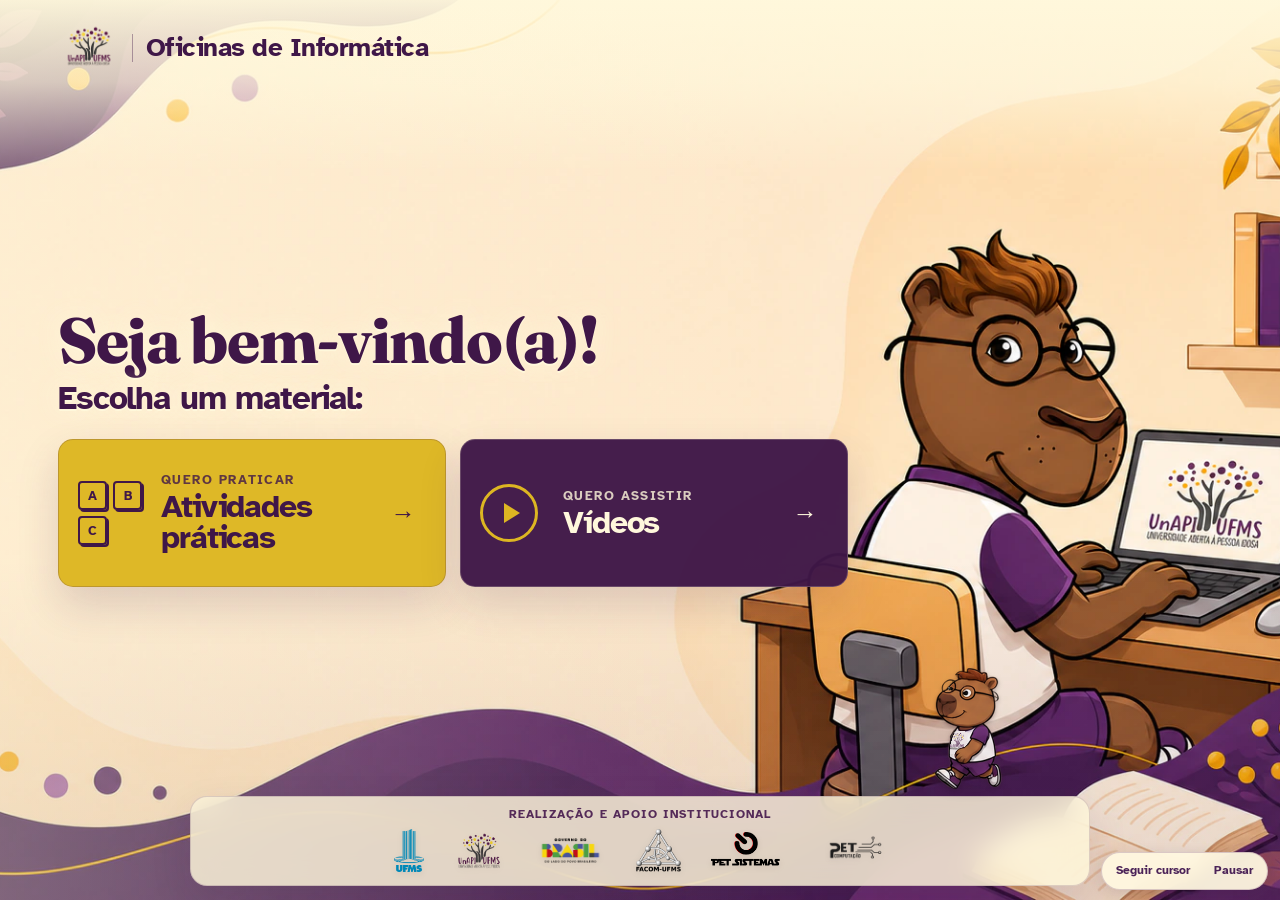
<file: index.html>
<!doctype html>
<html lang="pt-BR">
  <head>
    <meta charset="UTF-8" />
    <meta name="viewport" content="width=device-width, initial-scale=1.0" />
    <title>Portal UnAPI - Oficinas de Informática</title>
    <link rel="icon" href="img/favicon-unapi.webp?v=2" type="image/webp" />
    <link rel="preload" href="img/home/hero-unapi.webp?v=20260801-2" as="image" type="image/webp" fetchpriority="high" media="(min-width: 681px) and (min-height: 561px), (min-width: 681px) and (pointer: fine)" />
    <link rel="preload" href="img/home/hero-unapi-mobile-codex.webp?v=20260801-2" as="image" type="image/webp" fetchpriority="high" media="(max-width: 680px), (max-height: 560px) and (pointer: coarse)" />
    <link rel="stylesheet" href="css/base.css" />
    <link rel="stylesheet" href="css/home.css?v=20260818-2" />
    <link rel="stylesheet" href="css/capivara-interativa.css?v=2" />
  </head>
  <body class="home-page portal-page">
    <main class="page-shell">
      <header class="topbar home-masthead" aria-label="Cabeçalho do portal">
        <div class="brand brand-with-mark">
          <img class="brand-mark" src="img/unapi-marca.webp" alt="UnAPI UFMS" width="1024" height="1024" />
          <div class="brand-copy">
            <strong>Oficinas de Informática</strong>
          </div>
        </div>
      </header>

      <section class="hero home-choice" aria-labelledby="home-title">
        <div class="hero-content">
          <h1 id="home-title">
            <span class="welcome-line">Seja bem-vindo(a)!</span>
            <span class="choice-line">Escolha um material:</span>
          </h1>

          <nav class="home-options" aria-label="Materiais da oficina">
            <a class="home-option option-tools" href="ferramentas/">
              <span class="option-symbol option-keyboard" aria-hidden="true"><i>A</i><i>B</i><i>C</i></span>
              <span class="option-copy"><small>Quero praticar</small><strong>Atividades práticas</strong></span>
              <span class="option-open">Abrir <span aria-hidden="true">→</span></span>
            </a>

            <a class="home-option option-videos" href="videos/">
              <span class="option-symbol option-play" aria-hidden="true"><i></i></span>
              <span class="option-copy"><small>Quero assistir</small><strong>Vídeos</strong></span>
              <span class="option-open">Abrir <span aria-hidden="true">→</span></span>
            </a>
          </nav>
        </div>
      </section>

      <footer class="institutional-footer" aria-label="Logos institucionais">
        <div class="logos-footer">
          <img src="img/ufms.webp" alt="UFMS" width="415" height="600" loading="lazy" decoding="async" />
          <img class="logo-unapi" src="img/unapi.webp" alt="UnAPI" width="545" height="458" loading="lazy" decoding="async" />
          <img class="logo-gov" src="img/gov-federal.webp" alt="Governo Federal" width="600" height="289" loading="lazy" decoding="async" />
          <img src="img/facom.webp" alt="FACOM" width="600" height="573" loading="lazy" decoding="async" />
          <img src="img/pet-sistemas.webp" alt="PET Sistemas" width="600" height="283" loading="lazy" decoding="async" />
          <img class="logo-pet-computacao" src="img/pet-computacao.webp" alt="PET Computação" width="600" height="400" loading="lazy" decoding="async" />
        </div>
        <div class="footer-note">Realização e apoio institucional</div>
      </footer>
    </main>
    <script src="js/portal-motion.js" defer></script>
    <script src="js/capivara-interativa.js?v=3" defer></script>
  </body>
</html>
</file>
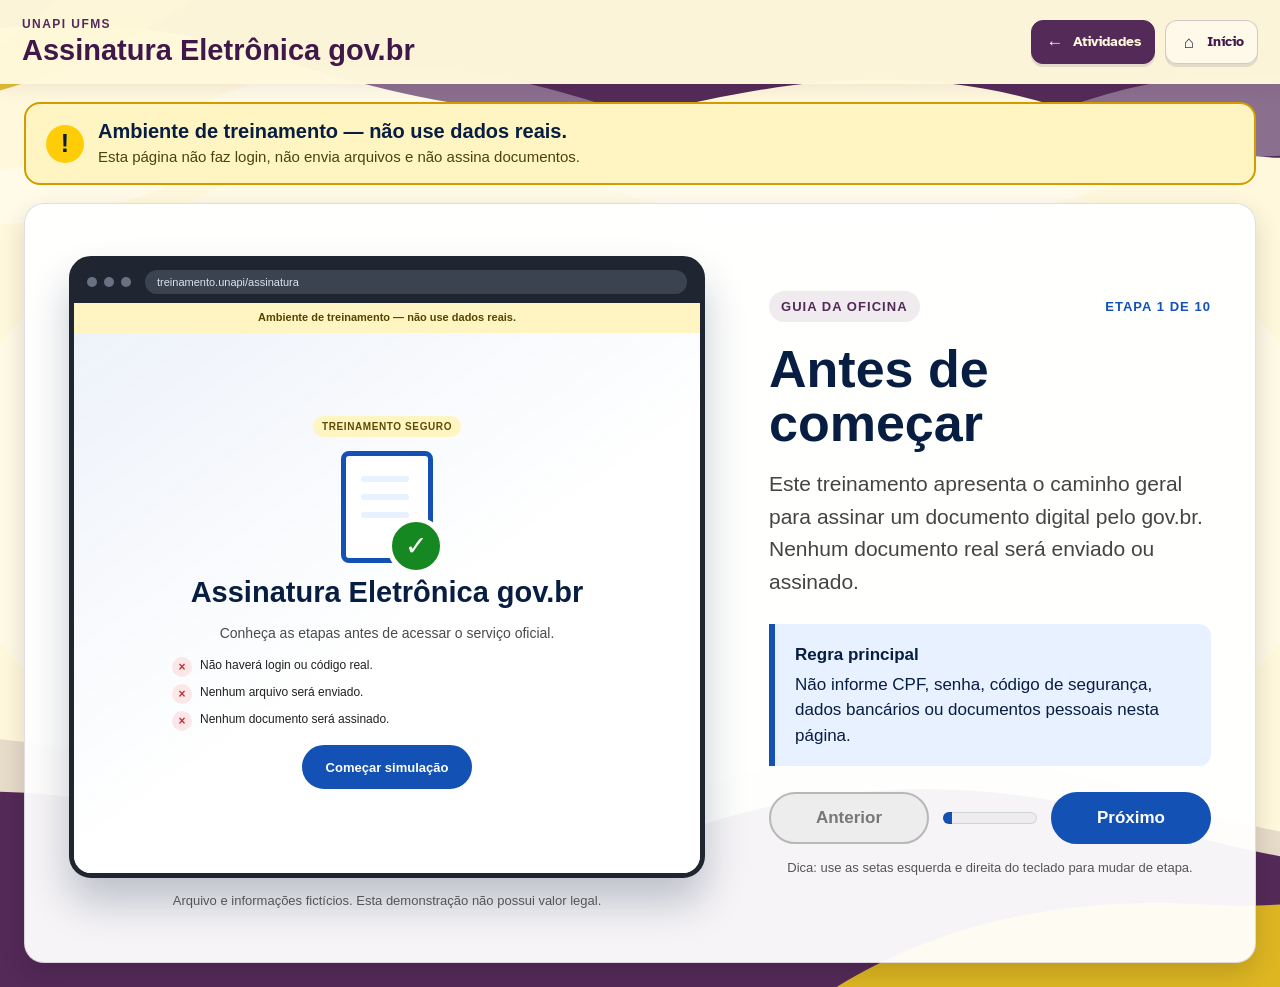
<file: assinatura-eletronica/index.html>
<!doctype html>
<html lang="pt-BR">
  <head>
    <meta charset="UTF-8" />
    <meta name="viewport" content="width=device-width, initial-scale=1.0" />
    <meta
      name="description"
      content="Simulação educativa da Assinatura Eletrônica gov.br para as oficinas de informática da UnAPI UFMS."
    />
    <title>Assinatura Eletrônica gov.br - Treinamento UnAPI</title>
    <link rel="icon" href="../img/favicon-unapi.webp?v=2" type="image/webp" />
    <link rel="stylesheet" href="../css/base.css" />
    <link rel="stylesheet" href="../css/assinatura-eletronica.css" />
  </head>
  <body class="signature-page">
    <a class="signature-skip-link" href="#simulador">Ir para a simulação</a>

    <main class="signature-shell">
      <header class="signature-topbar" aria-label="Cabeçalho do treinamento">
        <div class="signature-brand">
          <small>UNAPI UFMS</small>
          <strong>Assinatura Eletrônica gov.br</strong>
        </div>

        <nav class="signature-nav" aria-label="Navegação da página">
          <a class="nav-action nav-action--back nav-action--activities" href="../ferramentas/">Atividades</a>
          <a class="nav-action nav-action--quiet nav-action--home" href="../">Início</a>
        </nav>
      </header>

      <aside class="signature-alert" role="note" aria-label="Aviso de segurança">
        <span class="signature-alert-mark" aria-hidden="true">!</span>
        <div>
          <strong>Ambiente de treinamento — não use dados reais.</strong>
          <p>Esta página não faz login, não envia arquivos e não assina documentos.</p>
        </div>
      </aside>

      <section id="simulador" class="signature-layout" aria-label="Simulador de assinatura eletrônica">
        <div class="signature-demo-column">
          <div class="signature-browser">
            <div class="browser-toolbar" aria-hidden="true">
              <span class="browser-dot"></span>
              <span class="browser-dot"></span>
              <span class="browser-dot"></span>
              <span class="browser-address">treinamento.unapi/assinatura</span>
            </div>
            <section
              id="signature-screen"
              class="signature-screen"
              aria-label="Tela simulada da assinatura eletrônica"
            ></section>
          </div>
          <p class="signature-caption">
            Arquivo e informações fictícios. Esta demonstração não possui valor legal.
          </p>
        </div>

        <aside class="signature-lesson" aria-labelledby="signature-step-title">
          <div class="signature-lesson-heading">
            <span class="signature-lesson-label">Guia da oficina</span>
            <span id="signature-step-counter" class="signature-step-counter" aria-live="polite"></span>
          </div>

          <h1 id="signature-step-title"></h1>
          <p id="signature-step-explanation" class="signature-step-explanation"></p>
          <div id="signature-step-tip" class="signature-step-tip"></div>

          <nav class="signature-controls" aria-label="Controles da simulação">
            <button type="button" id="signature-prev-step" class="signature-button secondary">
              Anterior
            </button>
            <div
              id="signature-progress"
              class="signature-progress"
              role="progressbar"
              aria-label="Progresso da simulação"
              aria-valuemin="1"
              aria-valuemax="10"
            ></div>
            <button type="button" id="signature-next-step" class="signature-button primary">
              Próximo
            </button>
          </nav>

          <p class="signature-keyboard-hint">
            Dica: use as setas esquerda e direita do teclado para mudar de etapa.
          </p>
        </aside>
      </section>
    </main>

    <script src="../js/assinatura-eletronica.js" defer></script>
  </body>
</html>
</file>
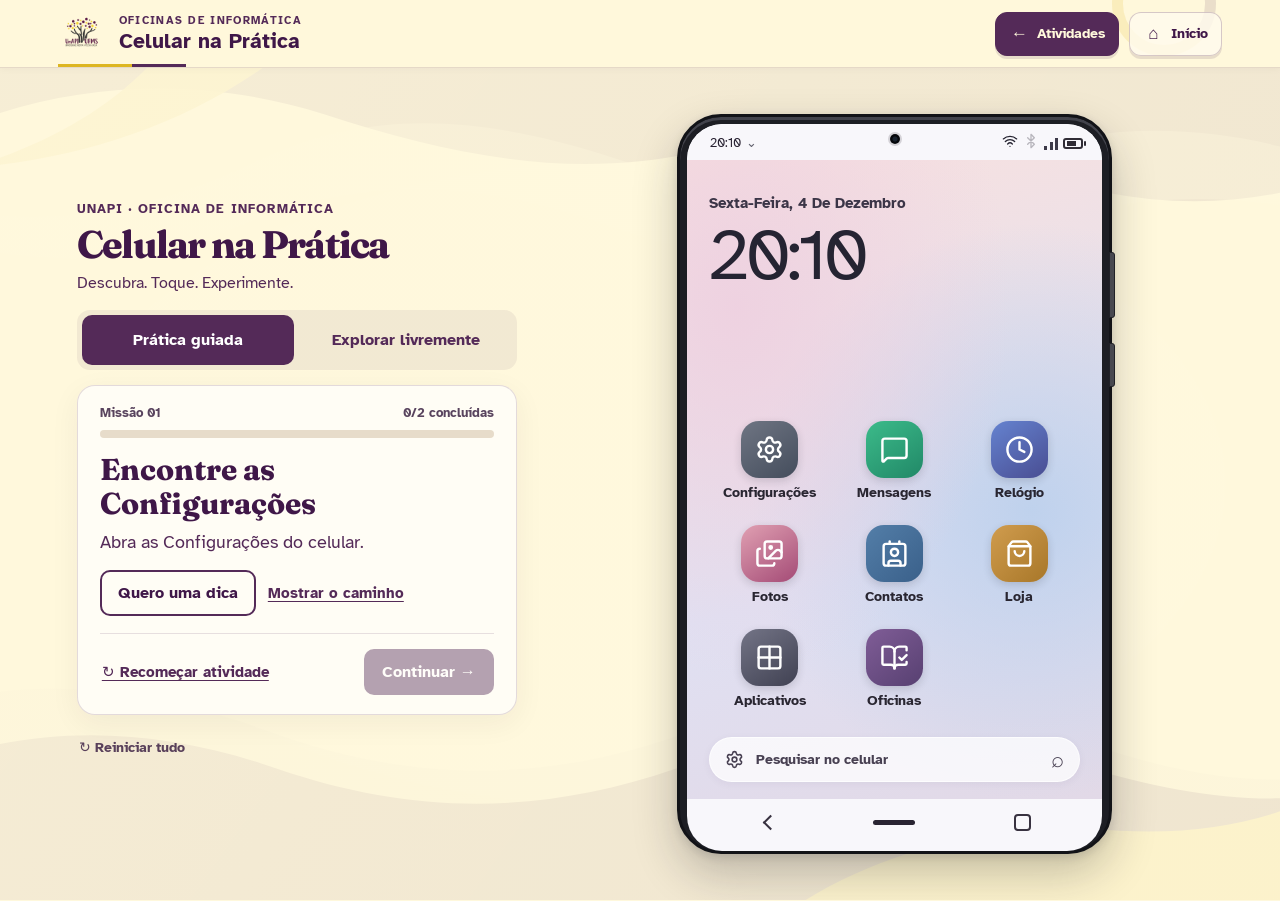
<file: celular/index.html>
<!doctype html>
<html lang="pt-BR">
<head>
  <meta charset="UTF-8" />
  <meta name="viewport" content="width=device-width, initial-scale=1, viewport-fit=cover" />
  <meta name="description" content="Pratique configurações e recursos do celular em um ambiente educativo da UnAPI UFMS." />
  <title>Celular na Prática — UnAPI UFMS</title>
  <link rel="icon" href="../img/favicon-unapi.webp?v=2" type="image/webp" />
  <link rel="stylesheet" href="../css/base.css" />
  <link rel="stylesheet" href="../css/celular.css" />
  <link rel="stylesheet" href="../css/celular-modulos.css" />
  <link rel="stylesheet" href="../css/celular-expansao.css" />
  <script src="../js/celular-expansao.js" defer></script>
  <script src="../js/celular-modulos.js" defer></script>
  <script src="../js/celular.js" defer></script>
</head>
<body class="celular-page portal-page">
  <a class="celular-skip" href="#phone-screen">Ir para o celular simulado</a>
  <main class="page-shell celular-shell">
    <header class="topbar" aria-label="Cabeçalho do portal">
      <div class="brand brand-with-mark">
        <img class="brand-mark" src="../img/unapi-marca.webp" alt="UnAPI UFMS" width="1024" height="1024" />
        <div class="brand-copy"><small>Oficinas de informática</small><strong>Celular na Prática</strong></div>
      </div>
      <nav class="topnav" aria-label="Navegação da página">
        <a class="nav-action nav-action--back" href="../ferramentas/">Atividades</a>
        <a class="nav-action nav-action--quiet nav-action--home" href="../">Início</a>
      </nav>
    </header>
    <section class="celular-workspace" aria-labelledby="celular-heading">
      <aside class="celular-guide" aria-label="Orientações da atividade">
        <div class="celular-guide-heading">
          <span class="celular-kicker">UnAPI · Oficina de informática</span>
          <h1 id="celular-heading">Celular na Prática</h1>
          <p>Descubra. Toque. Experimente.</p>
        </div>
        <div class="celular-mode" role="group" aria-label="Modo de utilização">
          <button id="guided-mode" type="button" class="is-current" aria-pressed="true">Prática guiada</button>
          <button id="free-mode" type="button" aria-pressed="false">Explorar livremente</button>
        </div>
        <section id="guide-content" class="celular-lesson" aria-labelledby="mission-title">
          <div class="celular-lesson-top">
            <span id="mission-count">Atividade 1 de 2</span>
            <span id="mission-progress-text">0 de 2 concluídas</span>
          </div>
          <div class="celular-progress-track" role="progressbar" aria-label="Atividades concluídas" aria-valuemin="0" aria-valuemax="2" aria-valuenow="0" id="mission-progress"><span id="mission-progress-bar"></span></div>
          <p id="mission-context" class="celular-situation"></p>
          <h2 id="mission-title"></h2>
          <p id="mission-description" class="celular-instruction"></p>
          <p id="mission-feedback" class="celular-feedback" role="status" aria-live="polite"></p>
          <div id="hint-box" class="celular-hint" hidden></div>
          <div class="celular-guide-actions">
            <button id="hint-button" class="celular-secondary" type="button">Quero uma dica</button>
            <button id="route-button" class="celular-linkbutton" type="button">Mostrar o caminho</button>
          </div>
          <div class="celular-lesson-footer">
            <button id="reset-mission" class="celular-linkbutton" type="button">↻ Recomeçar atividade</button>
            <button id="next-mission" class="celular-primary" type="button" disabled>Próxima atividade →</button>
          </div>
        </section>
        <div id="free-content" class="celular-free" hidden>
          <h2>Escolha uma função</h2>
          <div id="module-picker" class="mod-library-grid" role="group" aria-label="Escolha o tema da prática"></div>
        </div>
        <div class="celular-guide-foot">
          <button id="reset-all" class="celular-reset" type="button">↻ Reiniciar tudo</button>
        </div>
      </aside>
      <section class="celular-simulator" aria-label="Simulação interativa de smartphone">
        <div class="celular-device">
          <div class="celular-screen" id="phone-screen" role="region" aria-label="Tela do celular simulado" tabindex="-1"></div>
          <nav class="celular-device-nav" aria-label="Navegação do celular">
            <button id="phone-back" type="button" aria-label="Voltar à tela anterior"><span class="android-back-icon" aria-hidden="true"></span></button>
            <button id="phone-home" type="button" aria-label="Ir para tela inicial"><span class="android-home-icon" aria-hidden="true"></span></button>
            <button id="phone-apps" type="button" aria-label="Ver aplicativos"><span class="android-apps-icon" aria-hidden="true"></span></button>
          </nav>
        </div>

      </section>
    </section>

  </main>
  <p class="celular-sr-only" id="celular-announcement" aria-live="polite" aria-atomic="true"></p>
  <noscript>Ative o JavaScript para utilizar o simulador educativo.</noscript>
</body>
</html>
</file>
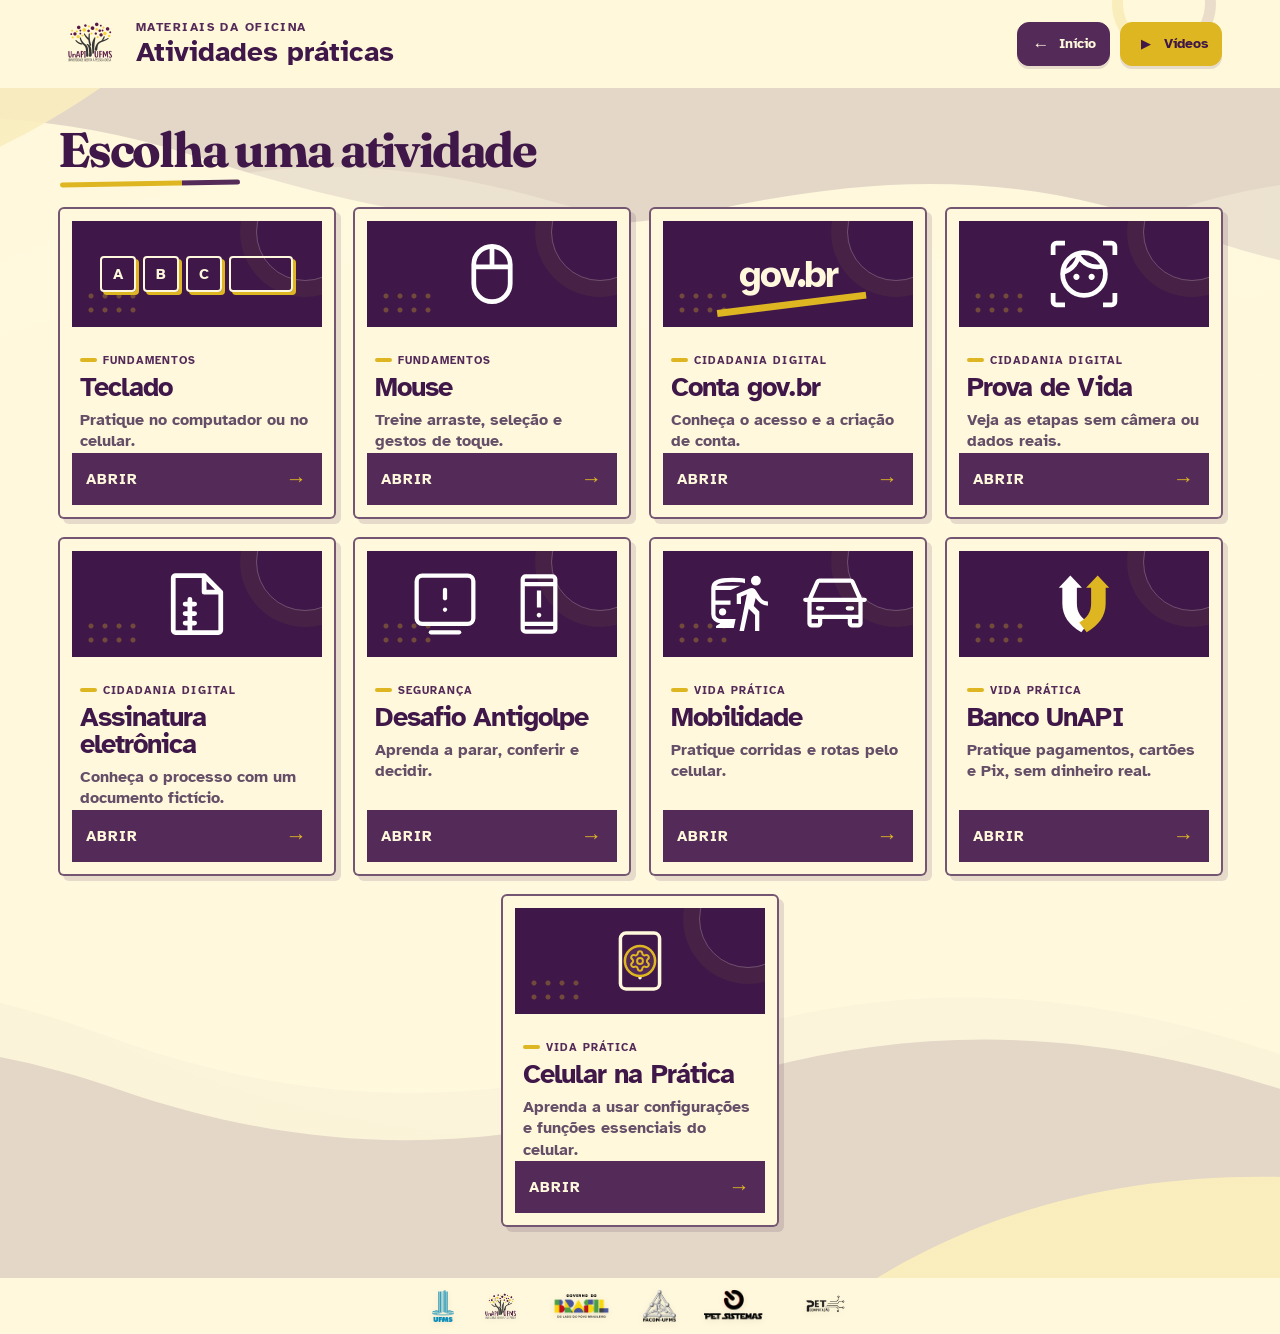
<file: ferramentas/index.html>
<!doctype html>
<html lang="pt-BR">
  <head>
    <meta charset="UTF-8" />
    <meta name="viewport" content="width=device-width, initial-scale=1.0" />
    <title>Atividades práticas - UnAPI UFMS</title>
    <link rel="icon" href="../img/favicon-unapi.webp?v=2" type="image/webp" />
    <link rel="stylesheet" href="../css/base.css" />
    <link rel="stylesheet" href="../css/ferramentas.css" />
  </head>
  <body class="tools-index-page portal-page has-page-overlay">
    <main class="page-shell">
      <header class="topbar" aria-label="Cabeçalho do portal">
        <div class="brand brand-with-mark">
          <img class="brand-mark" src="../img/unapi-marca.webp" alt="UnAPI UFMS" width="1024" height="1024" />
          <div class="brand-copy">
            <small>Materiais da oficina</small>
            <strong>Atividades práticas</strong>
          </div>
        </div>

        <nav class="topnav" aria-label="Navegação da página">
          <a class="nav-action nav-action--back" href="../">Início</a>
          <a class="nav-action nav-action--featured nav-action--videos" href="../videos/">Vídeos</a>
        </nav>
      </header>

      <section class="tools-direct" aria-labelledby="tools-title">
        <header class="tools-heading">
          <h1 id="tools-title">Escolha uma atividade</h1>
        </header>

        <div class="tools-grid">
          <a class="tool-row" href="../teclado/">
            <span class="tool-visual visual-keyboard" aria-hidden="true"><i>A</i><i>B</i><i>C</i><i class="key-space"></i></span>
            <div><span class="tool-category">Fundamentos</span><h2>Teclado</h2><p>Pratique no computador ou no celular.</p></div>
            <span class="row-action">Abrir <span aria-hidden="true">→</span></span>
          </a>

          <a class="tool-row" href="../mouse/">
            <span class="tool-visual visual-mouse" aria-hidden="true">
              <img class="tool-cover-icon" src="../img/ferramentas/mouse.svg" alt="" />
            </span>
            <div><span class="tool-category">Fundamentos</span><h2>Mouse</h2><p>Treine arraste, seleção e gestos de toque.</p></div>
            <span class="row-action">Abrir <span aria-hidden="true">→</span></span>
          </a>

          <a class="tool-row" href="../gov/">
            <span class="tool-visual visual-gov" aria-hidden="true"><strong>gov.br</strong><i></i></span>
            <div><span class="tool-category">Cidadania digital</span><h2>Conta gov.br</h2><p>Conheça o acesso e a criação de conta.</p></div>
            <span class="row-action">Abrir <span aria-hidden="true">→</span></span>
          </a>

          <a class="tool-row" href="../prova-de-vida/">
            <span class="tool-visual visual-life" aria-hidden="true">
              <img class="tool-cover-icon" src="../img/ferramentas/prova-de-vida.svg" alt="" />
            </span>
            <div><span class="tool-category">Cidadania digital</span><h2>Prova de Vida</h2><p>Veja as etapas sem câmera ou dados reais.</p></div>
            <span class="row-action">Abrir <span aria-hidden="true">→</span></span>
          </a>

          <a class="tool-row" href="../assinatura-eletronica/">
            <span class="tool-visual visual-signature" aria-hidden="true">
              <img class="tool-cover-icon" src="../img/ferramentas/assinatura-eletronica.svg" alt="" />
            </span>
            <div><span class="tool-category">Cidadania digital</span><h2>Assinatura eletrônica</h2><p>Conheça o processo com um documento fictício.</p></div>
            <span class="row-action">Abrir <span aria-hidden="true">→</span></span>
          </a>

          <a class="tool-row" href="../seguranca-digital/">
            <span class="tool-visual visual-security tool-icon-pair" aria-hidden="true">
              <img class="tool-cover-icon" src="../img/ferramentas/antigolpe-monitor.svg" alt="" />
              <img class="tool-cover-icon" src="../img/ferramentas/antigolpe-celular.svg" alt="" />
            </span>
            <div><span class="tool-category">Segurança</span><h2>Desafio Antigolpe</h2><p>Aprenda a parar, conferir e decidir.</p></div>
            <span class="row-action">Abrir <span aria-hidden="true">→</span></span>
          </a>

          <a class="tool-row" href="../mobilidade/">
            <span class="tool-visual visual-mobility tool-icon-pair" aria-hidden="true">
              <img class="tool-cover-icon" src="../img/ferramentas/mobilidade-transporte.svg" alt="" />
              <img class="tool-cover-icon" src="../img/ferramentas/mobilidade-carro.svg" alt="" />
            </span>
            <div><span class="tool-category">Vida prática</span><h2>Mobilidade</h2><p>Pratique corridas e rotas pelo celular.</p></div>
            <span class="row-action">Abrir <span aria-hidden="true">→</span></span>
          </a>

          <a class="tool-row" href="../pix/">
            <span class="tool-visual visual-pix" aria-hidden="true">
              <img class="tool-cover-icon" src="../img/ferramentas/pix.svg" alt="" />
            </span>
            <div><span class="tool-category">Vida prática</span><h2>Banco UnAPI</h2><p>Pratique pagamentos, cartões e Pix, sem dinheiro real.</p></div>
            <span class="row-action">Abrir <span aria-hidden="true">→</span></span>
          </a>

          <a class="tool-row" href="../celular/">
            <span class="tool-visual visual-celular" aria-hidden="true">
              <img class="tool-cover-icon" src="../img/ferramentas/celular.svg" alt="" />
            </span>
            <div><span class="tool-category">Vida prática</span><h2>Celular na Prática</h2><p>Aprenda a usar configurações e funções essenciais do celular.</p></div>
            <span class="row-action">Abrir <span aria-hidden="true">→</span></span>
          </a>
        </div>
      </section>

      <footer class="institutional-footer" aria-label="Logos institucionais">
        <div class="logos-footer">
          <img src="../img/ufms.webp" alt="UFMS" width="415" height="600" loading="lazy" decoding="async" />
          <img class="logo-unapi" src="../img/unapi.webp" alt="UnAPI" width="545" height="458" loading="lazy" decoding="async" />
          <img class="logo-gov" src="../img/gov-federal.webp" alt="Governo Federal" width="600" height="289" loading="lazy" decoding="async" />
          <img src="../img/facom.webp" alt="FACOM" width="600" height="573" loading="lazy" decoding="async" />
          <img src="../img/pet-sistemas.webp" alt="PET Sistemas" width="600" height="283" loading="lazy" decoding="async" />
          <img class="logo-pet-computacao" src="../img/pet-computacao.webp" alt="PET Computação" width="600" height="400" loading="lazy" decoding="async" />
        </div>
        <div class="footer-note">Portal das Oficinas de Informática • UNAPI UFMS</div>
      </footer>
    </main>
    <script src="../js/portal-motion.js" defer></script>
  </body>
</html>
</file>
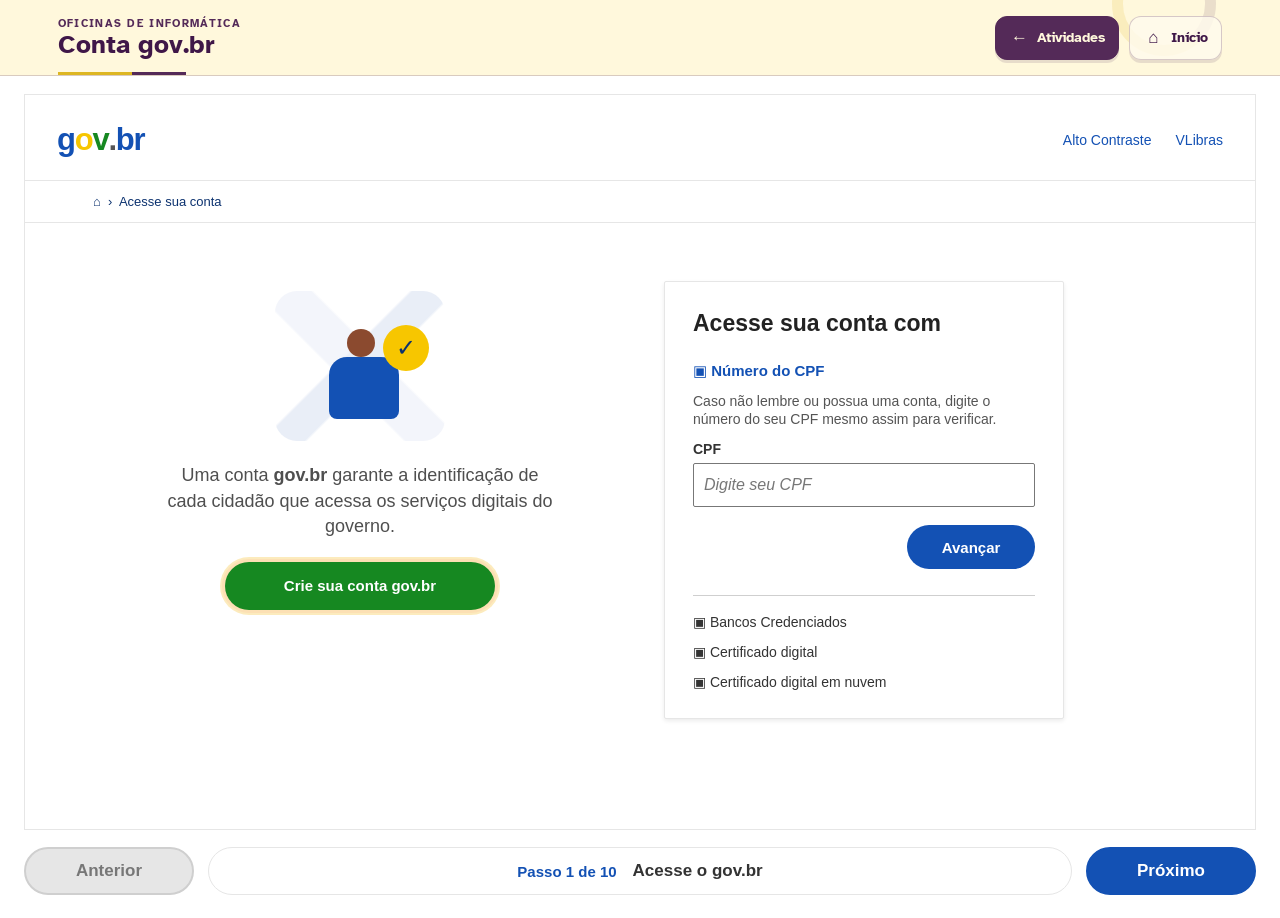
<file: gov/index.html>
<!doctype html>
<html lang="pt-BR">
  <head>
    <meta charset="UTF-8" />
    <meta name="viewport" content="width=device-width, initial-scale=1.0" />
    <title>Guia GOV.BR - UnAPI UFMS</title>
    <link rel="icon" href="../img/favicon-unapi.webp?v=2" type="image/webp" />
    <link rel="stylesheet" href="../css/base.css" />
    <link rel="stylesheet" href="../css/gov.css" />
  </head>
  <body class="gov-page">
    <header class="activity-masthead">
      <div class="activity-masthead-copy"><small>Oficinas de informática</small><strong>Conta gov.br</strong></div>
      <nav class="activity-nav" aria-label="Saída do guia">
        <a class="nav-action nav-action--back nav-action--activities" href="../ferramentas/">Atividades</a>
        <a class="nav-action nav-action--quiet nav-action--home" href="../">Início</a>
      </nav>
    </header>

    <main class="gov-shell" aria-label="Guia visual de cadastro GOV.BR">
      <section id="mockup-content" class="gov-screen" aria-label="Tela demonstrativa GOV.BR"></section>

      <nav class="step-controls" aria-label="Controles da apresentação">
        <button type="button" id="prev-step" class="control-button secondary">Anterior</button>
        <div class="step-summary">
          <span id="step-indicator" class="step-indicator" aria-live="polite"></span>
          <strong id="step-title"></strong>
        </div>
        <button type="button" id="next-step" class="control-button primary">Próximo</button>
      </nav>
    </main>

    <script src="../js/gov.js" defer></script>
  </body>
</html>
</file>
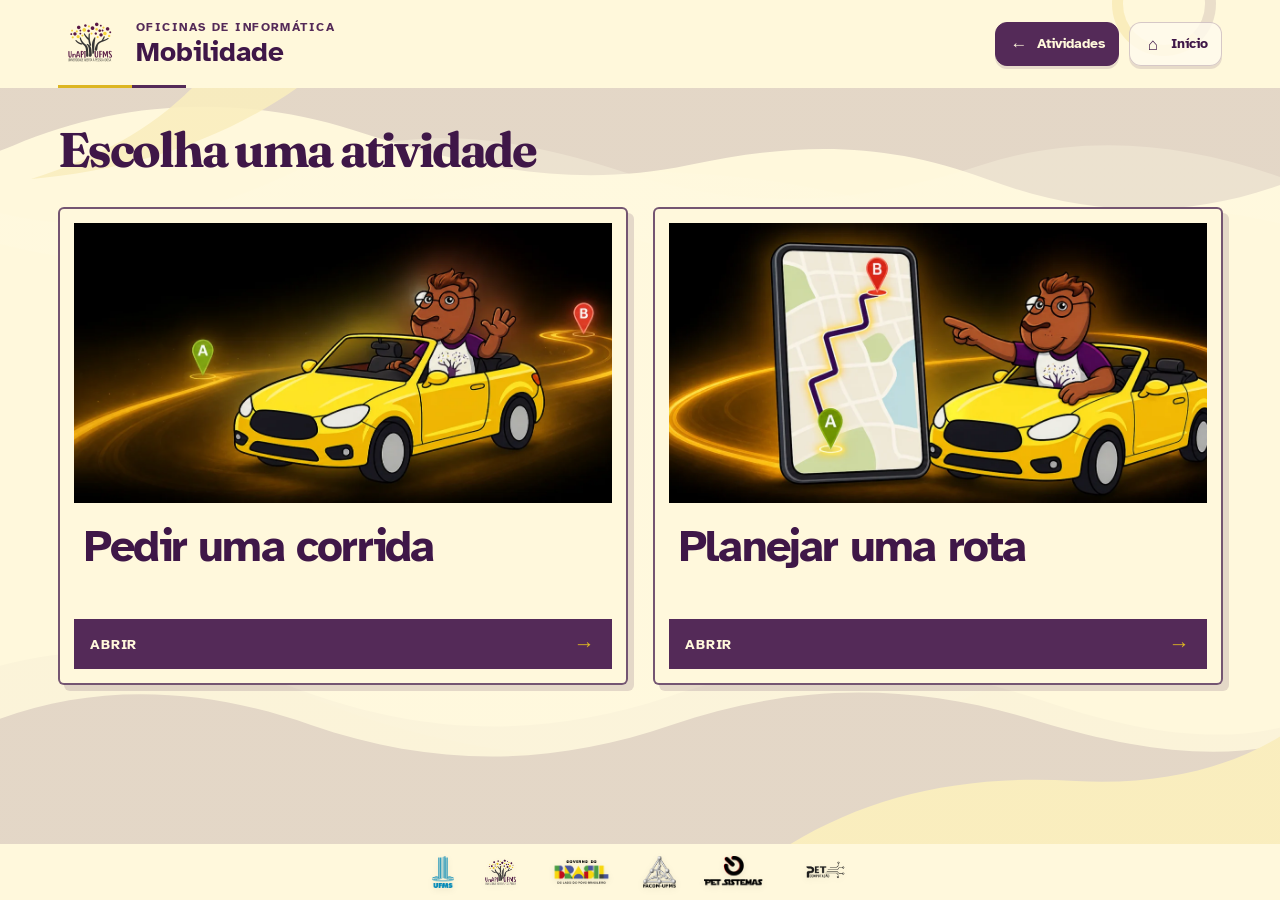
<file: mobilidade/index.html>
<!doctype html>
<html lang="pt-BR">
  <head>
    <meta charset="UTF-8" />
    <meta name="viewport" content="width=device-width, initial-scale=1.0" />
    <title>Mobilidade com o celular - UnAPI UFMS</title>
    <link rel="icon" href="../img/favicon-unapi.webp?v=2" type="image/webp" />
    <link rel="preload" href="../img/mobilidade/card-corrida-mascote.webp" as="image" type="image/webp" fetchpriority="high" />
    <link rel="preload" href="../img/mobilidade/card-rotas-mascote.webp" as="image" type="image/webp" fetchpriority="high" />
    <link rel="stylesheet" href="../css/base.css" />
    <link rel="stylesheet" href="../css/mobilidade.css" />
  </head>
  <body class="mobility-index-page portal-page has-page-overlay">
    <main class="page-shell">
      <header class="topbar" aria-label="Cabeçalho do portal">
        <div class="brand brand-with-mark">
          <img class="brand-mark" src="../img/unapi-marca.webp" alt="UnAPI UFMS" width="1024" height="1024" />
          <div class="brand-copy"><small>Oficinas de informática</small><strong>Mobilidade</strong></div>
        </div>
        <nav class="topnav" aria-label="Navegação da página">
          <a class="nav-action nav-action--back nav-action--activities" href="../ferramentas/">Atividades</a>
          <a class="nav-action nav-action--quiet nav-action--home" href="../">Início</a>
        </nav>
      </header>

      <section class="mobility-direct" aria-labelledby="mobility-title">
        <header class="mobility-heading">
          <h1 id="mobility-title">Escolha uma atividade</h1>
        </header>

        <div class="mobility-journey" aria-label="Atividades de mobilidade">
        <a class="mobility-experience ride-card" href="uber/">
          <div class="mobility-card-visual" aria-hidden="true">
            <img class="mobility-card-image" src="../img/mobilidade/card-corrida-mascote.webp" width="1600" height="614" alt="" loading="eager" fetchpriority="high" decoding="sync" />
          </div>
          <div class="mobility-card-content">
            <h2>Pedir uma corrida</h2>
          </div>
          <span class="btn-visual">Abrir <span aria-hidden="true">→</span></span>
        </a>

        <a class="mobility-experience transit-card" href="maps/">
          <div class="mobility-card-visual" aria-hidden="true">
            <img class="mobility-card-image" src="../img/mobilidade/card-rotas-mascote.webp" width="1600" height="614" alt="" loading="eager" fetchpriority="high" decoding="sync" />
          </div>
          <div class="mobility-card-content">
            <h2>Planejar uma rota</h2>
          </div>
          <span class="btn-visual">Abrir <span aria-hidden="true">→</span></span>
        </a>
        </div>
      </section>

      <footer class="institutional-footer" aria-label="Logos institucionais">
        <div class="logos-footer">
          <img src="../img/ufms.webp" alt="UFMS" width="415" height="600" loading="lazy" decoding="async" />
          <img class="logo-unapi" src="../img/unapi.webp" alt="UnAPI" width="545" height="458" loading="lazy" decoding="async" />
          <img class="logo-gov" src="../img/gov-federal.webp" alt="Governo Federal" width="600" height="289" loading="lazy" decoding="async" />
          <img src="../img/facom.webp" alt="FACOM" width="600" height="573" loading="lazy" decoding="async" />
          <img src="../img/pet-sistemas.webp" alt="PET Sistemas" width="600" height="283" loading="lazy" decoding="async" />
          <img class="logo-pet-computacao" src="../img/pet-computacao.webp" alt="PET Computação" width="600" height="400" loading="lazy" decoding="async" />
        </div>
        <div class="footer-note">Portal das Oficinas de Informática • UNAPI UFMS</div>
      </footer>
    </main>
    <script src="../js/portal-motion.js" defer></script>
  </body>
</html>
</file>
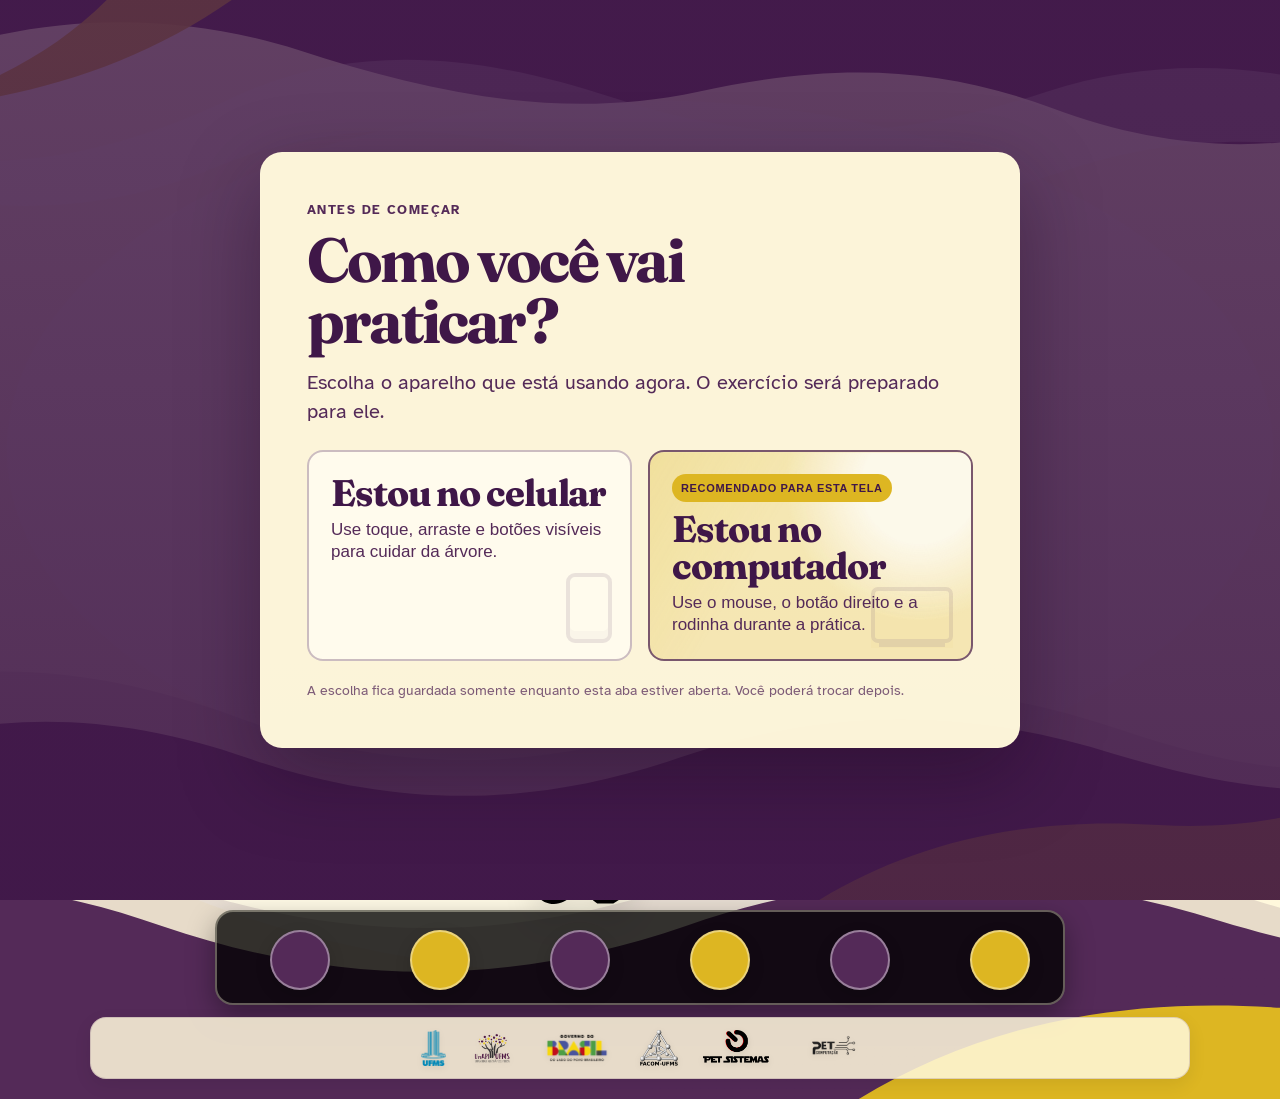
<file: mouse/index.html>
<!doctype html>
<html lang="pt-BR">
  <head>
    <meta charset="UTF-8" />
    <meta name="viewport" content="width=device-width, initial-scale=1.0" />
    <title>Conhecendo o Mouse - UnAPI UFMS</title>
    <link rel="icon" href="../img/favicon-unapi.webp?v=2" type="image/webp" />
    <link rel="stylesheet" href="../css/base.css" />
    <link rel="stylesheet" href="../css/mouse.css" />
  </head>
  <body class="tool-page mouse-page" data-mouse-mode="touch">
    <section class="device-gate" data-device-gate aria-label="Escolha do dispositivo">
      <div class="device-gate-card" role="dialog" aria-modal="true" aria-labelledby="device-gate-title" aria-describedby="device-gate-description" tabindex="-1">
        <span class="device-gate-kicker">Antes de começar</span>
        <h1 id="device-gate-title">Como você vai praticar?</h1>
        <p class="device-gate-intro" id="device-gate-description">Escolha o aparelho que está usando agora. O exercício será preparado para ele.</p>

        <div class="device-gate-options">
          <button class="device-choice" type="button" data-device-choice="touch" aria-pressed="false">
            <span class="device-recommendation" data-device-recommendation hidden>Recomendado para esta tela</span>
            <span class="device-selected" data-device-selected hidden>Selecionado</span>
            <span class="device-choice-title">Estou no celular</span>
            <span class="device-choice-copy">Use toque, arraste e botões visíveis para cuidar da árvore.</span>
          </button>
          <button class="device-choice" type="button" data-device-choice="desktop" aria-pressed="false">
            <span class="device-recommendation" data-device-recommendation hidden>Recomendado para esta tela</span>
            <span class="device-selected" data-device-selected hidden>Selecionado</span>
            <span class="device-choice-title">Estou no computador</span>
            <span class="device-choice-copy">Use o mouse, o botão direito e a rodinha durante a prática.</span>
          </button>
        </div>

        <p class="device-gate-note">A escolha fica guardada somente enquanto esta aba estiver aberta. Você poderá trocar depois.</p>
      </div>
    </section>

    <header class="activity-masthead">
      <div class="activity-masthead-copy"><small>Oficinas de informática</small><strong>Conhecendo o Mouse</strong></div>
      <nav class="activity-nav" aria-label="Saída da atividade">
        <a class="nav-action nav-action--back nav-action--activities" href="../ferramentas/">Atividades</a>
        <a class="nav-action nav-action--quiet nav-action--home" href="../">Início</a>
      </nav>
    </header>

    <div class="device-mode-summary" aria-label="Dispositivo escolhido">
      <span>Praticando no <strong data-device-current>celular</strong></span>
      <button type="button" data-device-change>Trocar dispositivo</button>
    </div>

    <div class="header-panel">
      <h1>Como praticar</h1>
      <div class="instructions" data-mouse-instructions="desktop" hidden>
        <span><strong>Passo 1:</strong> Clique e arraste para encaixar as folhas na árvore.</span>
        <span><strong>Passo 2:</strong> Use o botão direito do mouse para mudar a cor da folha.</span>
        <span><strong>Passo 3:</strong> Gire a rodinha do mouse sobre a folha para devolvê-la.</span>
      </div>
      <div class="instructions" data-mouse-instructions="touch">
        <span><strong>Passo 1:</strong> Arraste uma folha com o dedo até um círculo da árvore.</span>
        <span><strong>Passo 2:</strong> Toque na folha e use “Trocar cor” quando quiser.</span>
        <span><strong>Passo 3:</strong> Use “Devolver” ou “Desfazer” para corrigir.</span>
      </div>
    </div>

    <div class="game-scale-area">
      <div id="game-board" aria-label="Atividade de encaixar folhas na árvore">
        <svg class="trunk-img" width="531" height="375" viewBox="0 0 531 375" fill="none" xmlns="http://www.w3.org/2000/svg" aria-label="Árvore">
          <path fill-rule="evenodd" clip-rule="evenodd" d="M138.337 1.59598C133.716 4.83198 134.508 11.287 141.149 24.505C146.389 34.935 158.715 54.316 167.614 66.119C175.866 77.063 192.908 94.769 201.153 100.965L206.807 105.213L207.984 113.916C211.19 137.618 217.418 162.75 224.019 178.619C230.094 193.222 234.37 198.119 241.046 198.119H244.822L247.317 195.154C252.066 189.51 251.646 182.402 245.392 162.619C240.895 148.396 235.035 123.052 233.031 109.163C229.85 87.112 228.857 65.283 229.613 33.975L230.304 5.332L227.638 2.66599L224.972 0L221.268 0.30899L217.564 0.618988L215.386 3.86298C211.648 9.42898 209.029 29.753 208.916 54.075C208.875 62.899 208.603 70.119 208.312 70.119C206.969 70.119 194.709 59.448 187.428 51.941C174.826 38.95 160.472 21.006 154.58 10.88C148.716 0.800974 143.625 -2.10802 138.337 1.59598ZM454.589 47.439C453.313 48.715 447.723 58.728 442.168 69.689C431.875 89.999 423.397 104.426 417.513 111.646L414.231 115.673L403.866 120.018C389.619 125.989 378.371 132.179 369.169 139.112C343.552 158.416 326.291 188.017 313.77 234.119L310.647 245.619L310.596 254.815L310.545 264.011L313.536 268.315C315.255 270.789 318.434 273.603 321.013 274.933L325.5 277.247L331.543 276.899L337.585 276.551L340.919 274.177C345.443 270.956 347.783 265.148 349.487 252.915C350.276 247.252 352.119 234.069 353.582 223.619C357.664 194.465 361.934 181.765 371.733 169.63C382.773 155.96 403.343 144.183 440.5 130.259C474.545 117.502 492.829 109.191 509.419 98.935C524.83 89.408 531 83.601 531 78.623C531 77.746 529.895 75.924 528.545 74.574C524.848 70.876 521.14 71.385 513.274 76.67C502.318 84.03 480.717 94.455 463 100.933C453.925 104.251 445.681 107.286 444.681 107.676C443.5 108.137 445.03 105.091 449.035 99.003C460.136 82.131 469 61.994 469 53.647C469 46.099 459.864 42.164 454.589 47.439ZM305.562 64.485C301.39 68.908 295.912 78.264 286.746 96.619C274.412 121.318 268.801 138.79 265.872 161.619C264.145 175.075 264.367 206.68 266.38 234.11C268.141 258.111 268.753 269.974 269.854 301.476L270.549 321.334L273.33 323.726L276.112 326.119H280.521H284.93L288.45 323.029L291.97 319.938L294.413 312.204C297.999 300.855 298.877 292.127 300.01 256.619C301.279 216.84 302.32 201.397 306.11 166.119C309.483 134.722 312.805 110.024 318.09 77.043C319.569 67.814 318.895 64.633 315.035 62.637C310.74 60.416 309.097 60.736 305.562 64.485ZM72.625 65.981C69.903 68.989 69.235 73.13 70.182 81.119C72.091 97.229 84.606 127.256 97.688 147.119C106.631 160.696 106.567 160.587 105.117 159.691C104.462 159.286 99.779 157.846 94.713 156.491C66.093 148.838 43.226 135.949 21.917 115.458L10.126 104.119H7.517C4.006 104.119 0 108.275 0 111.919C0 118.537 14.794 136.309 30.652 148.741C57.068 169.45 92.767 182.069 106.5 175.552C110.965 173.433 111.494 170.638 108.422 165.396C105.478 160.372 106.442 159.71 109.903 164.378C111.224 166.161 119.83 175.044 129.027 184.119C149.749 204.567 155.576 213.012 161.85 231.692C166.787 246.39 170.571 285.374 171.549 331.619L172.227 363.619L174.064 366.657C180.155 376.73 197.782 376.45 204.583 366.173C208.219 360.678 208.52 356.062 206.641 334.585C205.777 324.704 204.597 308.294 204.02 298.119C200.253 231.745 196.92 216.342 181.948 196.119C176.13 188.26 171.069 183.346 156 170.92C132.584 151.611 122.012 140.294 109.273 120.897C101.468 109.014 94.483 94.307 89.553 79.379L85.841 68.139L83.286 66.129C80.061 63.592 74.852 63.52 72.625 65.981ZM180.971 169.654C180.271 170.498 179.737 172.573 179.785 174.266L179.873 177.345L187.296 184.982C196.033 193.971 200.862 201.202 204.875 211.305C215.281 237.5 221.465 301.274 217.875 345.365L216.751 359.178L218.465 363.666C219.495 366.363 221.608 369.244 223.761 370.886L227.344 373.619H234.501H241.657L246.578 370.59C252.446 366.978 257.227 360.26 259.555 352.357L261.245 346.619L260.677 329.119C260.082 310.797 256.004 266.043 253.522 250.607C250.464 231.587 244.111 214.618 235.589 202.708C226.347 189.792 209.229 175.46 197.068 170.457C190.541 167.772 182.852 167.388 180.971 169.654Z" fill="black" />
        </svg>

        <div class="leaves-base"></div>
        <button type="button" class="drop-zone" id="zone1" aria-label="Alvo 1 vazio"></button>
        <button type="button" class="drop-zone" id="zone2" aria-label="Alvo 2 vazio"></button>
        <button type="button" class="drop-zone" id="zone3" aria-label="Alvo 3 vazio"></button>
        <button type="button" class="drop-zone" id="zone4" aria-label="Alvo 4 vazio"></button>
        <button type="button" class="drop-zone" id="zone5" aria-label="Alvo 5 vazio"></button>
        <button type="button" class="drop-zone" id="zone6" aria-label="Alvo 6 vazio"></button>
        <button type="button" class="leaf purple" id="leaf1" aria-label="Folha roxa 1" aria-pressed="false"></button>
        <button type="button" class="leaf yellow" id="leaf2" aria-label="Folha amarela 2" aria-pressed="false"></button>
        <button type="button" class="leaf purple" id="leaf3" aria-label="Folha roxa 3" aria-pressed="false"></button>
        <button type="button" class="leaf yellow" id="leaf4" aria-label="Folha amarela 4" aria-pressed="false"></button>
        <button type="button" class="leaf purple" id="leaf5" aria-label="Folha roxa 5" aria-pressed="false"></button>
        <button type="button" class="leaf yellow" id="leaf6" aria-label="Folha amarela 6" aria-pressed="false"></button>
        <div id="success-message" role="status" aria-live="polite">
          <h2>Parabéns!</h2>
          <p>Você completou a árvore perfeitamente!</p>
          <button type="button" class="btn-restart" id="btn-retry">Jogar novamente</button>
        </div>
      </div>
    </div>

    <div class="touch-leaf-controls" data-touch-controls>
      <p id="selected-leaf-status" aria-live="polite">Toque em uma folha para selecioná-la.</p>
      <div>
        <button type="button" id="change-leaf-color" disabled>Trocar cor</button>
        <button type="button" id="return-selected-leaf" disabled>Devolver</button>
        <button type="button" id="undo-leaf-action" disabled>Desfazer</button>
        <button type="button" id="reset-touch-game">Recomeçar</button>
      </div>
    </div>

    <footer class="logos-footer" aria-label="Logos institucionais">
      <img src="../img/ufms.webp" alt="UFMS" width="415" height="600" loading="lazy" decoding="async" />
      <img src="../img/unapi.webp" alt="UnAPI" width="545" height="458" loading="lazy" decoding="async" />
      <img src="../img/gov-federal.webp" alt="Governo Federal" width="600" height="289" loading="lazy" decoding="async" />
      <img src="../img/facom.webp" alt="FACOM" width="600" height="573" loading="lazy" decoding="async" />
      <img src="../img/pet-sistemas.webp" alt="PET Sistemas" width="600" height="283" loading="lazy" decoding="async" />
      <img src="../img/pet-computacao.webp" alt="PET Computação" width="600" height="400" loading="lazy" decoding="async" />
    </footer>

    <script src="../js/device-mode.js" defer></script>
    <script src="../js/mouse.js" defer></script>
  </body>
</html>
</file>
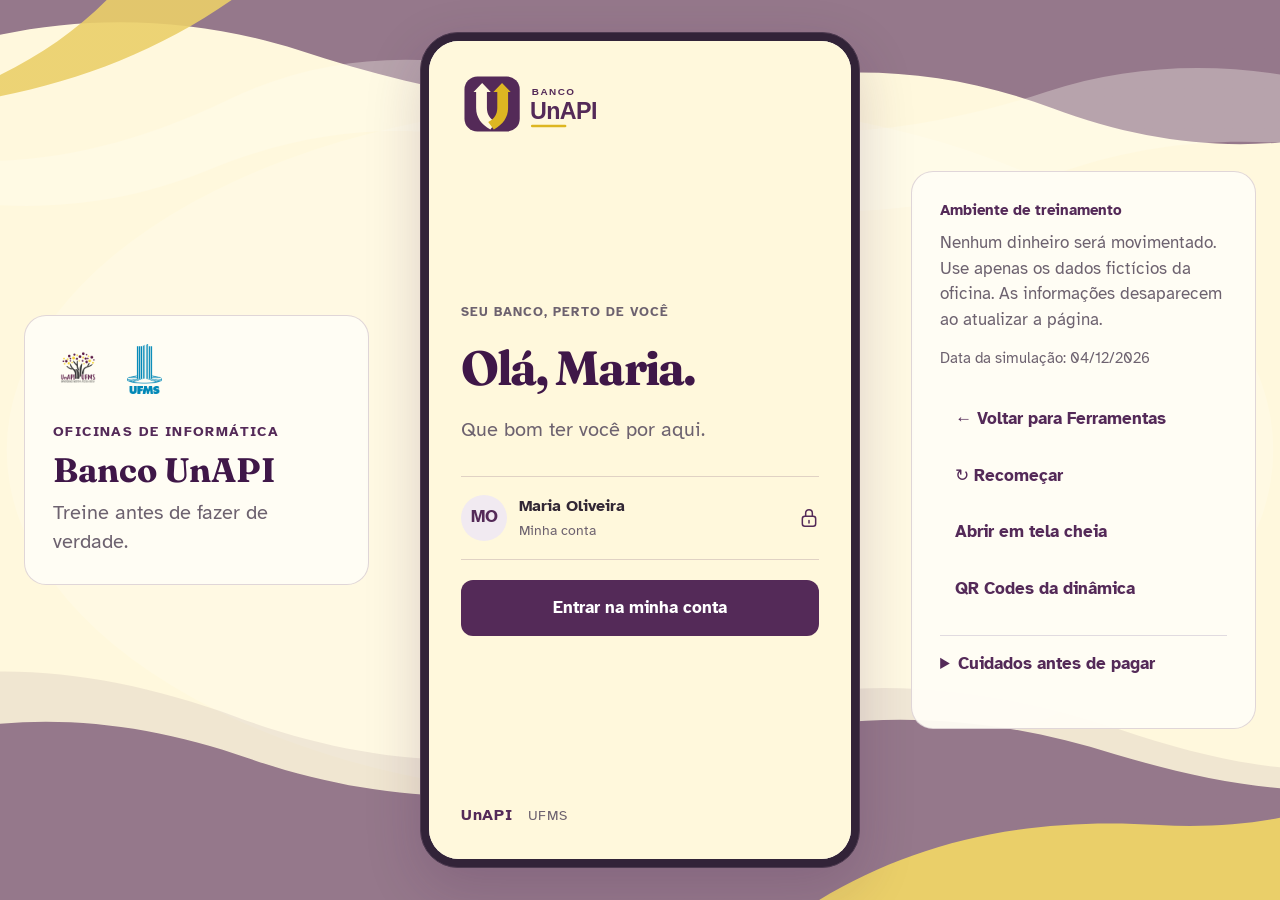
<file: pix/index.html>
<!doctype html>
<html lang="pt-BR">
  <head>
    <meta charset="UTF-8" />
    <meta name="viewport" content="width=device-width, initial-scale=1.0, viewport-fit=cover" />
    <meta name="description" content="Banco UnAPI: experiência bancária interativa das oficinas da UnAPI UFMS." />
    <title>Banco UnAPI · Dia a dia</title>
    <link rel="icon" href="../img/favicon-unapi.webp?v=2" type="image/webp" />
    <link rel="stylesheet" href="../css/base.css" />
    <link rel="stylesheet" href="../css/pix.css" />
    <script src="../js/vendor/qrcode-generator.js" defer></script>
    <script src="../js/pix-account.js" defer></script>
    <script src="../js/pix-qr.js" defer></script>
    <script src="../js/pix-daily.js" defer></script>
    <script src="../js/pix.js" defer></script>
  </head>
  <body class="pix-experience-page has-page-overlay">
    <a class="pix-skip-link" href="#pix-app">Ir para o banco</a>
    <main class="pix-experience-shell">
      <aside class="pix-workshop-tools" aria-label="Contexto e controles da oficina">
        <button class="pix-tools-toggle" type="button" aria-expanded="false" aria-controls="pix-experience-tools">
          <span>Oficina UnAPI <span aria-hidden="true">·</span> Treinamento</span><span aria-hidden="true">⌄</span>
        </button>
        <div id="pix-experience-tools" class="pix-toolbar">
          <section class="pix-panel pix-panel-intro" aria-labelledby="pix-panel-intro-title">
            <div class="pix-institutional-signature"><img src="../img/unapi-marca.webp" alt="UnAPI" /><img src="../img/ufms.webp" alt="UFMS" /></div>
            <span class="pix-kicker">Oficinas de informática</span>
            <h2 id="pix-panel-intro-title">Banco UnAPI</h2>
            <p class="pix-side-concept">Treine antes de fazer de verdade.</p>
          </section>
          <section class="pix-panel pix-panel-controls" aria-label="Orientações e controles da oficina">
            <div class="pix-context-warning"><strong>Ambiente de treinamento</strong><p>Nenhum dinheiro será movimentado. Use apenas os dados fictícios da oficina. As informações desaparecem ao atualizar a página.</p></div>
            <div id="pix-context-task" hidden></div>
            <p id="pix-context-feedback" role="status" hidden></p>
            <p id="pix-simulation-date" class="pix-simulation-date"></p>
            <nav class="pix-side-actions" aria-label="Controles da oficina">
              <a class="pix-tool-control" href="../ferramentas/">← Voltar para Ferramentas</a>
              <button id="pix-reset" class="pix-tool-control" type="button">↻ Recomeçar</button>
              <button id="pix-fullscreen" class="pix-tool-control" type="button" aria-pressed="false"><span data-fullscreen-label>Abrir em tela cheia</span></button>
              <button id="pix-workshop-mode" class="pix-tool-control" type="button">QR Codes da dinâmica</button>
              <button id="pix-credit-receipt" class="pix-tool-control" type="button" hidden>Registrar recebimento na conta</button>
              <button id="pix-advance-date" class="pix-tool-control" type="button" hidden>Simular data agendada</button>
            </nav>
            <details class="pix-side-guide"><summary>Cuidados antes de pagar</summary><p>Pare → Confira → Decida.</p><ol><li>Confira o destinatário.</li><li>Confira CPF/CNPJ quando disponível.</li><li>Confira o valor.</li><li>Só então confirme.</li></ol><a href="../seguranca-digital/">Revisar segurança digital</a></details>
          </section>
        </div>
      </aside>
      <section id="pix-device" class="pix-device" aria-label="Banco UnAPI">
        <div class="pix-device-screen"><div id="pix-app" class="pix-app" role="region" aria-label="Aplicativo Banco UnAPI" tabindex="-1"></div></div>
      </section>
      <p id="pix-announcement" class="pix-sr-only" aria-live="polite" aria-atomic="true"></p>
      <noscript>Ative o JavaScript para abrir o Banco UnAPI.</noscript>
    </main>
  </body>
</html>
</file>
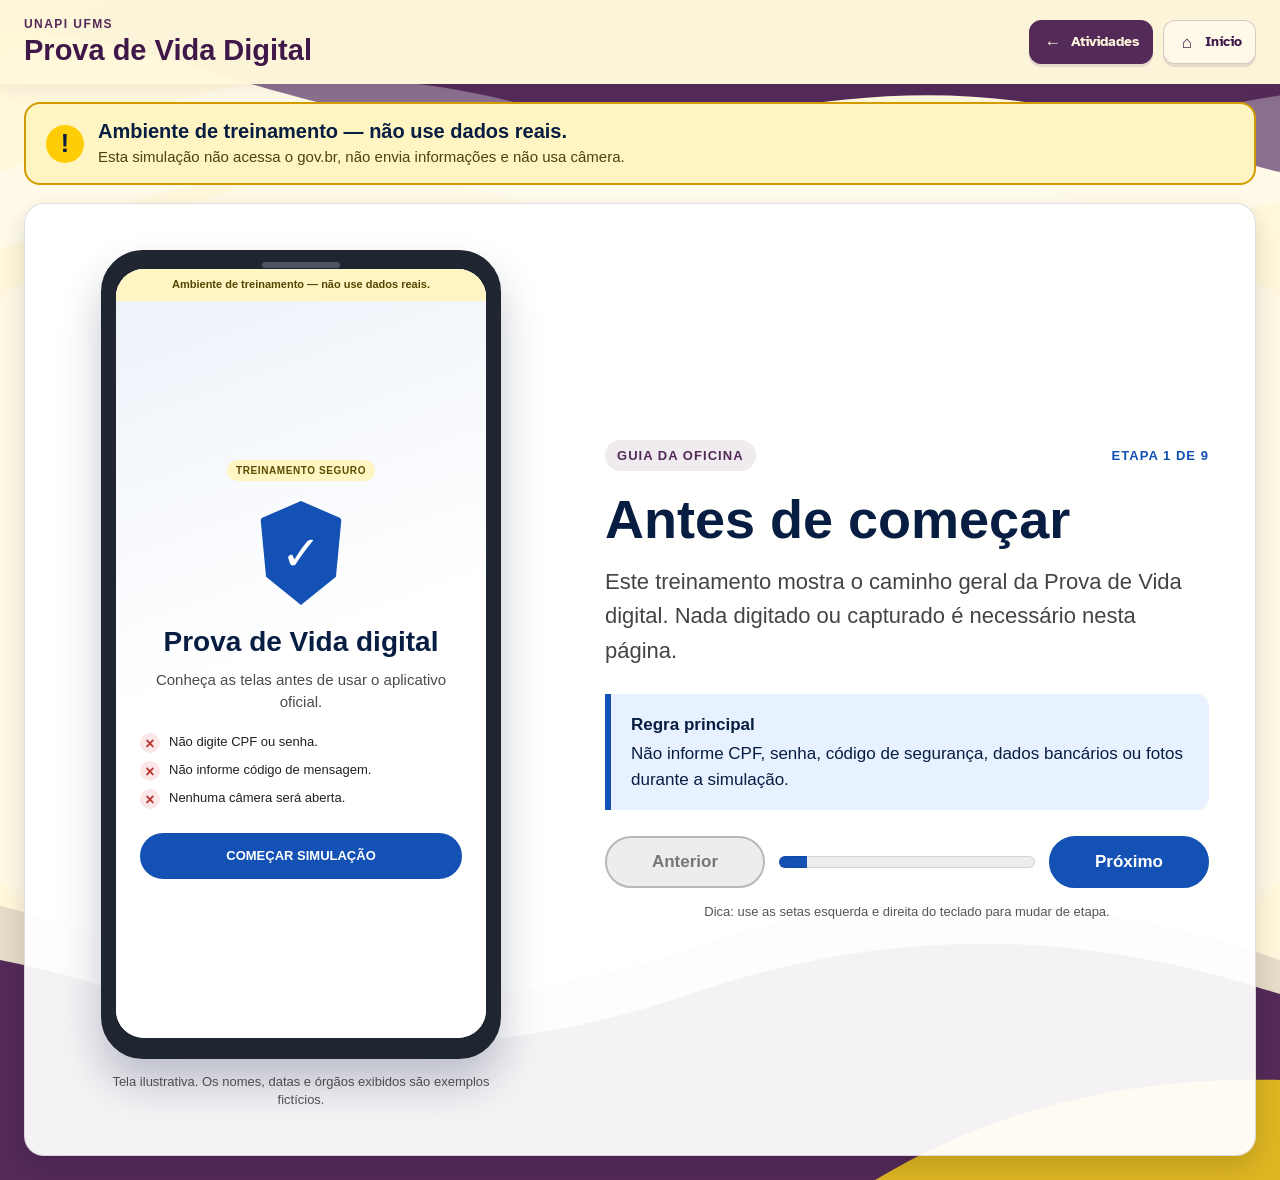
<file: prova-de-vida/index.html>
<!doctype html>
<html lang="pt-BR">
  <head>
    <meta charset="UTF-8" />
    <meta name="viewport" content="width=device-width, initial-scale=1.0" />
    <meta
      name="description"
      content="Simulação educativa da Prova de Vida digital para as oficinas de informática da UnAPI UFMS."
    />
    <title>Prova de Vida Digital - Treinamento UnAPI</title>
    <link rel="icon" href="../img/favicon-unapi.webp?v=2" type="image/webp" />
    <link rel="stylesheet" href="../css/base.css" />
    <link rel="stylesheet" href="../css/prova-vida.css" />
  </head>
  <body class="proof-page">
    <a class="skip-link" href="#simulador">Ir para a simulação</a>

    <main class="proof-shell">
      <header class="proof-topbar" aria-label="Cabeçalho do treinamento">
        <div class="proof-brand">
          <small>UNAPI UFMS</small>
          <strong>Prova de Vida Digital</strong>
        </div>

        <nav class="proof-nav" aria-label="Navegação da página">
          <a class="nav-action nav-action--back nav-action--activities" href="../ferramentas/">Atividades</a>
          <a class="nav-action nav-action--quiet nav-action--home" href="../">Início</a>
        </nav>
      </header>

      <aside class="training-alert" role="note" aria-label="Aviso de segurança">
        <span class="training-alert-mark" aria-hidden="true">!</span>
        <div>
          <strong>Ambiente de treinamento — não use dados reais.</strong>
          <p>Esta simulação não acessa o gov.br, não envia informações e não usa câmera.</p>
        </div>
      </aside>

      <section id="simulador" class="simulator-layout" aria-label="Simulador de Prova de Vida">
        <div class="phone-column">
          <div class="phone-frame">
            <div class="phone-speaker" aria-hidden="true"></div>
            <section
              id="proof-screen"
              class="phone-screen"
              aria-label="Tela simulada do aplicativo gov.br"
            ></section>
          </div>
          <p class="phone-caption">
            Tela ilustrativa. Os nomes, datas e órgãos exibidos são exemplos fictícios.
          </p>
        </div>

        <aside class="lesson-panel" aria-labelledby="step-title">
          <div class="lesson-heading">
            <span class="lesson-label">Guia da oficina</span>
            <span id="step-counter" class="step-counter" aria-live="polite"></span>
          </div>

          <h1 id="step-title"></h1>
          <p id="step-explanation" class="step-explanation"></p>

          <div id="step-tip" class="step-tip"></div>

          <nav class="step-controls" aria-label="Controles da simulação">
            <button type="button" id="prev-step" class="step-button secondary">
              Anterior
            </button>
            <div
              id="step-progress"
              class="step-progress"
              role="progressbar"
              aria-label="Progresso da simulação"
              aria-valuemin="1"
              aria-valuemax="9"
            ></div>
            <button type="button" id="next-step" class="step-button primary">
              Próximo
            </button>
          </nav>

          <p class="keyboard-hint">
            Dica: use as setas esquerda e direita do teclado para mudar de etapa.
          </p>
        </aside>
      </section>
    </main>

    <script src="../js/prova-vida.js" defer></script>
  </body>
</html>
</file>
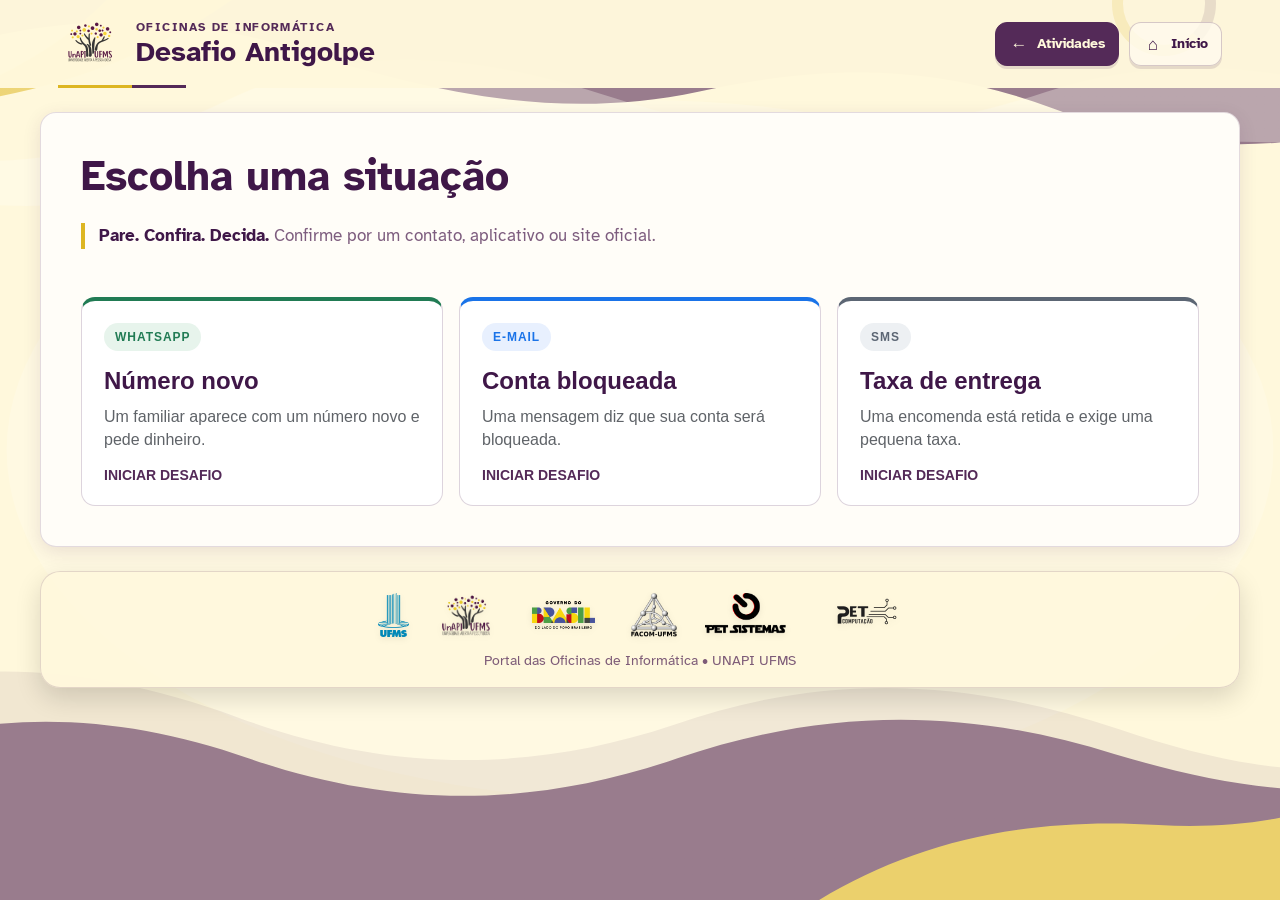
<file: seguranca-digital/index.html>
<!doctype html>
<html lang="pt-BR">
  <head>
    <meta charset="UTF-8" />
    <meta name="viewport" content="width=device-width, initial-scale=1.0" />
    <meta
      name="description"
      content="Simulador educativo para reconhecer golpes por WhatsApp, e-mail e SMS nas oficinas da UnAPI UFMS."
    />
    <title>Desafio Antigolpe - UnAPI UFMS</title>
    <link rel="icon" href="../img/favicon-unapi.webp?v=2" type="image/webp" />
    <link rel="stylesheet" href="../css/base.css" />
    <link rel="stylesheet" href="../css/seguranca-digital.css" />
  </head>
  <body class="security-page portal-page has-page-overlay">
    <a class="security-skip-link" href="#challenge-app">Ir para o desafio</a>

    <main class="page-shell security-shell">
      <header class="topbar" aria-label="Cabeçalho do portal">
        <div class="brand brand-with-mark">
          <img class="brand-mark" src="../img/unapi-marca.webp" alt="UnAPI UFMS" width="1024" height="1024" />
          <div class="brand-copy"><small>Oficinas de informática</small><strong>Desafio Antigolpe</strong></div>
        </div>

        <nav class="topnav" aria-label="Navegação da página">
          <a class="nav-action nav-action--back nav-action--activities" href="../ferramentas/">Atividades</a>
          <a class="nav-action nav-action--quiet nav-action--home" href="../">Início</a>
        </nav>
      </header>

      <section id="challenge-app" class="challenge-app" aria-label="Simulador de segurança digital"></section>
      <p id="challenge-announcement" class="sr-only" aria-live="polite"></p>

      <footer class="institutional-footer" aria-label="Logos institucionais">
        <div class="logos-footer">
          <img src="../img/ufms.webp" alt="UFMS" width="415" height="600" loading="lazy" decoding="async" />
          <img class="logo-unapi" src="../img/unapi.webp" alt="UnAPI" width="545" height="458" loading="lazy" decoding="async" />
          <img class="logo-gov" src="../img/gov-federal.webp" alt="Governo Federal" width="600" height="289" loading="lazy" decoding="async" />
          <img src="../img/facom.webp" alt="FACOM" width="600" height="573" loading="lazy" decoding="async" />
          <img src="../img/pet-sistemas.webp" alt="PET Sistemas" width="600" height="283" loading="lazy" decoding="async" />
          <img class="logo-pet-computacao" src="../img/pet-computacao.webp" alt="PET Computação" width="600" height="400" loading="lazy" decoding="async" />
        </div>
        <div class="footer-note">Portal das Oficinas de Informática • UNAPI UFMS</div>
      </footer>
    </main>

    <script src="../js/seguranca-digital.js" defer></script>
    <script src="../js/portal-motion.js" defer></script>
  </body>
</html>
</file>
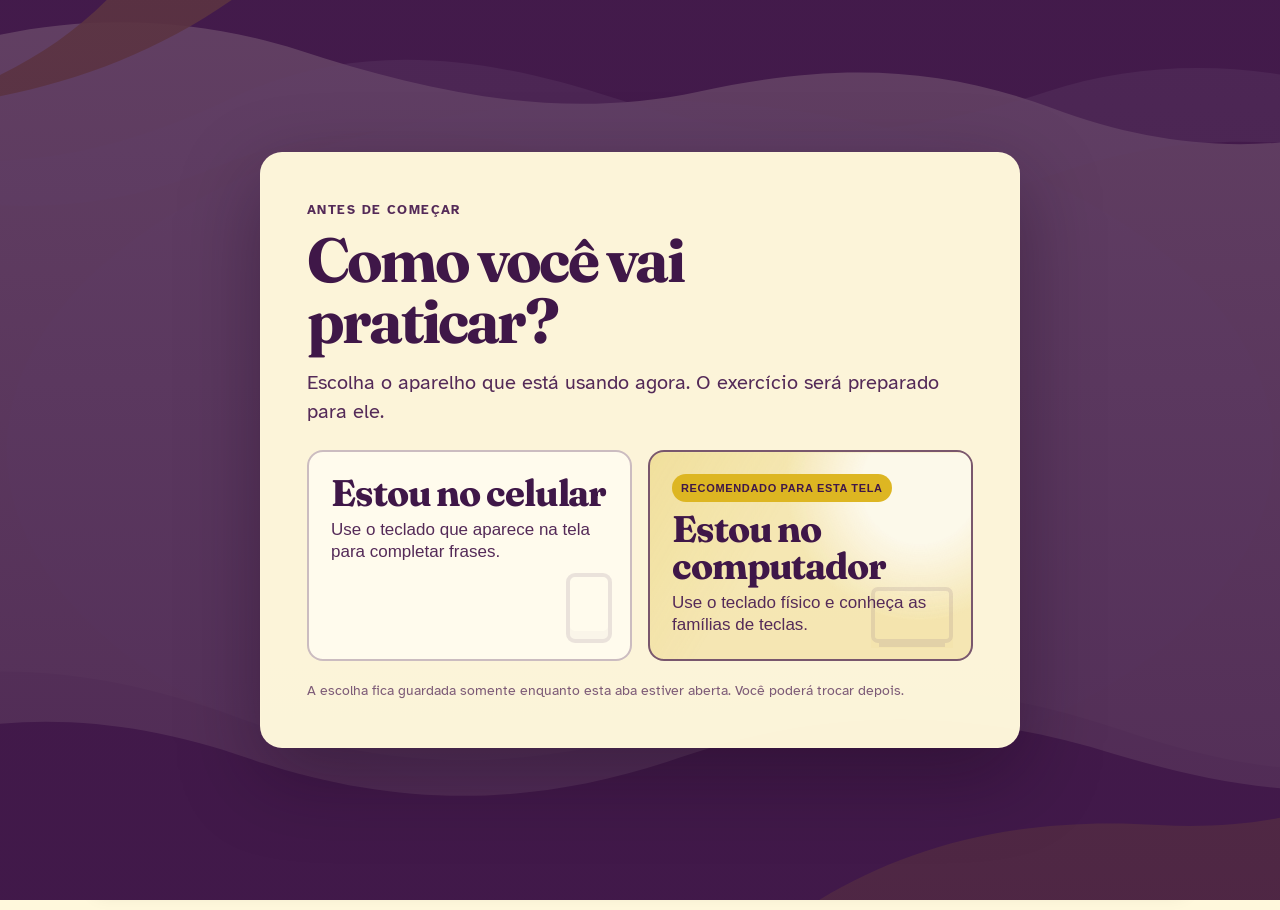
<file: teclado/index.html>
<!doctype html>
<html lang="pt-BR">
  <head>
    <meta charset="UTF-8" />
    <meta name="viewport" content="width=device-width, initial-scale=1.0" />
    <title>Treino de Teclado - UnAPI UFMS</title>
    <link rel="icon" href="../img/favicon-unapi.webp?v=2" type="image/webp" />
    <link rel="stylesheet" href="../css/base.css" />
    <link rel="stylesheet" href="../css/teclado.css" />
  </head>
  <body class="tool-page keyboard-page" data-keyboard-mode="touch">
    <section class="device-gate" data-device-gate aria-label="Escolha do dispositivo">
      <div class="device-gate-card" role="dialog" aria-modal="true" aria-labelledby="device-gate-title" aria-describedby="device-gate-description" tabindex="-1">
        <span class="device-gate-kicker">Antes de começar</span>
        <h1 id="device-gate-title">Como você vai praticar?</h1>
        <p class="device-gate-intro" id="device-gate-description">Escolha o aparelho que está usando agora. O exercício será preparado para ele.</p>

        <div class="device-gate-options">
          <button class="device-choice" type="button" data-device-choice="touch" aria-pressed="false">
            <span class="device-recommendation" data-device-recommendation hidden>Recomendado para esta tela</span>
            <span class="device-selected" data-device-selected hidden>Selecionado</span>
            <span class="device-choice-title">Estou no celular</span>
            <span class="device-choice-copy">Use o teclado que aparece na tela para completar frases.</span>
          </button>
          <button class="device-choice" type="button" data-device-choice="desktop" aria-pressed="false">
            <span class="device-recommendation" data-device-recommendation hidden>Recomendado para esta tela</span>
            <span class="device-selected" data-device-selected hidden>Selecionado</span>
            <span class="device-choice-title">Estou no computador</span>
            <span class="device-choice-copy">Use o teclado físico e conheça as famílias de teclas.</span>
          </button>
        </div>

        <p class="device-gate-note">A escolha fica guardada somente enquanto esta aba estiver aberta. Você poderá trocar depois.</p>
      </div>
    </section>

    <header class="activity-masthead">
      <div class="activity-masthead-copy"><small>Oficinas de informática</small><strong>Treino de Teclado</strong></div>
      <nav class="activity-nav" aria-label="Saída da atividade">
        <a class="nav-action nav-action--back nav-action--activities" href="../ferramentas/">Atividades</a>
        <a class="nav-action nav-action--quiet nav-action--home" href="../">Início</a>
      </nav>
    </header>

    <div class="device-mode-summary" aria-label="Dispositivo escolhido">
      <span>Praticando no <strong data-device-current>celular</strong></span>
      <button type="button" data-device-change>Trocar dispositivo</button>
    </div>

    <section class="keyboard-mode-panel keyboard-desktop-practice" data-keyboard-panel="desktop" aria-label="Prática com teclado de computador" hidden>
    <div class="logo-watermark"></div>

    <div class="input-container">
      <label for="practice-input">Digite para localizar as teclas no teclado abaixo</label>
      <input type="text" id="practice-input" placeholder="Comece a digitar" autocomplete="off" spellcheck="false" />
    </div>

    <div class="keyboard-scale-area">
      <div class="keyboard-board" id="keyboard-container" role="img" aria-label="Representação visual de um teclado de computador ABNT2">
        <div class="main-block">
          <div class="row">
            <div class="key esc" data-key="Escape" data-family="comandos">Esc</div><div class="spacer"></div>
            <div class="key f-key" data-key="F1" data-family="comandos">F1</div><div class="key f-key" data-key="F2" data-family="comandos">F2</div><div class="key f-key" data-key="F3" data-family="comandos">F3</div><div class="key f-key" data-key="F4" data-family="comandos">F4</div><div class="spacer-small"></div>
            <div class="key f-key" data-key="F5" data-family="comandos">F5</div><div class="key f-key" data-key="F6" data-family="comandos">F6</div><div class="key f-key" data-key="F7" data-family="comandos">F7</div><div class="key f-key" data-key="F8" data-family="comandos">F8</div><div class="spacer-small"></div>
            <div class="key f-key" data-key="F9" data-family="comandos">F9</div><div class="key f-key" data-key="F10" data-family="comandos">F10</div><div class="key f-key" data-key="F11" data-family="comandos">F11</div><div class="key f-key" data-key="F12" data-family="comandos">F12</div>
          </div>
          <div class="row">
            <div class="key" data-key="Backquote" data-family="numeros">"<br>'</div><div class="key" data-key="Digit1" data-family="numeros">!<br>1</div><div class="key" data-key="Digit2" data-family="numeros">@<br>2</div><div class="key" data-key="Digit3" data-family="numeros">#<br>3</div><div class="key" data-key="Digit4" data-family="numeros">$<br>4</div><div class="key" data-key="Digit5" data-family="numeros">%<br>5</div><div class="key" data-key="Digit6" data-family="numeros">¨<br>6</div><div class="key" data-key="Digit7" data-family="numeros">&<br>7</div><div class="key" data-key="Digit8" data-family="numeros">*<br>8</div><div class="key" data-key="Digit9" data-family="numeros">(<br>9</div><div class="key" data-key="Digit0" data-family="numeros">)<br>0</div><div class="key" data-key="Minus" data-family="numeros">_<br>-</div><div class="key" data-key="Equal" data-family="numeros">+<br>=</div><div class="key backspace" data-key="Backspace" data-family="comandos">←</div>
          </div>
          <div class="row">
            <div class="key tab" data-key="Tab" data-family="comandos">Tab</div><div class="key" data-key="KeyQ" data-family="escrita">Q</div><div class="key" data-key="KeyW" data-family="escrita">W</div><div class="key" data-key="KeyE" data-family="escrita">E</div><div class="key" data-key="KeyR" data-family="escrita">R</div><div class="key" data-key="KeyT" data-family="escrita">T</div><div class="key" data-key="KeyY" data-family="escrita">Y</div><div class="key" data-key="KeyU" data-family="escrita">U</div><div class="key" data-key="KeyI" data-family="escrita">I</div><div class="key" data-key="KeyO" data-family="escrita">O</div><div class="key" data-key="KeyP" data-family="escrita">P</div><div class="key" data-key="BracketLeft" data-family="escrita">`<br>´</div><div class="key" data-key="BracketRight" data-family="escrita">{<br>[</div><div class="key enter-top" data-key="Enter" data-family="comandos">Enter</div>
          </div>
          <div class="row">
            <div class="key capslock" data-key="CapsLock" data-family="comandos">Caps Lock</div><div class="key" data-key="KeyA" data-family="escrita">A</div><div class="key" data-key="KeyS" data-family="escrita">S</div><div class="key" data-key="KeyD" data-family="escrita">D</div><div class="key" data-key="KeyF" data-family="escrita">F</div><div class="key" data-key="KeyG" data-family="escrita">G</div><div class="key" data-key="KeyH" data-family="escrita">H</div><div class="key" data-key="KeyJ" data-family="escrita">J</div><div class="key" data-key="KeyK" data-family="escrita">K</div><div class="key" data-key="KeyL" data-family="escrita">L</div><div class="key" data-key="Semicolon" data-family="escrita">Ç</div><div class="key" data-key="Quote" data-family="escrita">^<br>~</div><div class="key" data-key="Backslash" data-family="escrita">}<br>]</div>
          </div>
          <div class="row">
            <div class="key shift-left" data-key="ShiftLeft" data-family="comandos">Shift</div><div class="key" data-key="IntlBackslash" data-family="escrita">|<br>\</div><div class="key" data-key="KeyZ" data-family="escrita">Z</div><div class="key" data-key="KeyX" data-family="escrita">X</div><div class="key" data-key="KeyC" data-family="escrita">C</div><div class="key" data-key="KeyV" data-family="escrita">V</div><div class="key" data-key="KeyB" data-family="escrita">B</div><div class="key" data-key="KeyN" data-family="escrita">N</div><div class="key" data-key="KeyM" data-family="escrita">M</div><div class="key" data-key="Comma" data-family="escrita">&lt;<br>,</div><div class="key" data-key="Period" data-family="escrita">&gt;<br>.</div><div class="key" data-key="Slash" data-family="escrita">:<br>;</div><div class="key shift-right" data-key="ShiftRight" data-family="comandos">Shift</div>
          </div>
          <div class="row">
            <div class="key ctrl" data-key="ControlLeft" data-family="comandos">Ctrl</div><div class="key win" data-key="MetaLeft" data-family="comandos">Win</div><div class="key alt" data-key="AltLeft" data-family="comandos">Alt</div><div class="key space" data-key="Space" data-family="comandos">Espaço</div><div class="key alt" data-key="AltRight" data-family="comandos">Alt Gr</div><div class="key win" data-key="MetaRight" data-family="comandos">Win</div><div class="key menu" data-key="ContextMenu" data-family="comandos">Menu</div><div class="key ctrl" data-key="ControlRight" data-family="comandos">Ctrl</div>
          </div>
        </div>

        <div class="nav-block">
          <div class="numpad-top-spacer"></div>
          <div class="nav-grid">
            <div class="key" data-key="Insert" data-family="navegacao">Ins</div><div class="key" data-key="Home" data-family="navegacao">Home</div><div class="key" data-key="PageUp" data-family="navegacao">PgUp</div>
            <div class="key" data-key="Delete" data-family="navegacao">Del</div><div class="key" data-key="End" data-family="navegacao">End</div><div class="key" data-key="PageDown" data-family="navegacao">PgDn</div>
          </div>
          <div class="arrows-grid">
            <div></div><div class="key" data-key="ArrowUp" data-family="navegacao">↑</div><div></div>
            <div class="key" data-key="ArrowLeft" data-family="navegacao">←</div><div class="key" data-key="ArrowDown" data-family="navegacao">↓</div><div class="key" data-key="ArrowRight" data-family="navegacao">→</div>
          </div>
        </div>

        <div class="numpad-block">
          <div class="numpad-top-spacer"></div>
          <div class="numpad-grid">
            <div class="key" data-key="NumLock" data-family="numeros">Num</div><div class="key" data-key="NumpadDivide" data-family="numeros">/</div><div class="key" data-key="NumpadMultiply" data-family="numeros">*</div><div class="key" data-key="NumpadSubtract" data-family="numeros">-</div>
            <div class="key" data-key="Numpad7" data-family="numeros">7</div><div class="key" data-key="Numpad8" data-family="numeros">8</div><div class="key" data-key="Numpad9" data-family="numeros">9</div><div class="key" data-key="NumpadAdd" data-family="numeros">+</div>
            <div class="key" data-key="Numpad4" data-family="numeros">4</div><div class="key" data-key="Numpad5" data-family="numeros">5</div><div class="key" data-key="Numpad6" data-family="numeros">6</div><div class="key" data-key="NumpadDecimal" data-family="numeros">.</div>
            <div class="key" data-key="Numpad1" data-family="numeros">1</div><div class="key" data-key="Numpad2" data-family="numeros">2</div><div class="key" data-key="Numpad3" data-family="numeros">3</div><div class="key num-enter" data-key="NumpadEnter" data-family="comandos">Enter</div>
            <div class="key num-zero" data-key="Numpad0" data-family="numeros">0</div><div class="key" data-key="NumpadComma" data-family="numeros">,</div>
          </div>
        </div>
      </div>
    </div>

    <div id="controls-wrapper">
      <button type="button" id="btn-fullscreen" class="btn-mode">Tela cheia</button>
      <button type="button" id="toggle-families" class="btn-mode" aria-expanded="false" aria-controls="family-menu">Ver famílias</button>
      <div id="family-menu" class="hidden" aria-label="Famílias de teclas">
        <span class="menu-label">Destacar:</span>
        <button type="button" data-family-button="escrita">Letras</button>
        <button type="button" data-family-button="numeros">Números</button>
        <button type="button" data-family-button="comandos">Comandos</button>
        <button type="button" data-family-button="navegacao">Navegação</button>
        <button type="button" id="clear-highlights" class="btn-clear">Limpar</button>
      </div>
    </div>
    </section>

    <section class="keyboard-mode-panel keyboard-touch-practice" data-keyboard-panel="touch" aria-labelledby="touch-practice-title">
      <header class="touch-practice-heading">
        <span>Modo celular</span>
        <h1 id="touch-practice-title">Pratique com o teclado do seu celular</h1>
        <p>Leia a frase, toque no campo e digite usando o teclado que aparece na tela.</p>
      </header>

      <div class="touch-practice-card">
        <p class="touch-step" id="touch-step">Frase 1 de 5</p>
        <p class="touch-target" id="touch-target">Bom dia!</p>

        <label for="touch-practice-input">Digite a frase acima</label>
        <input
          type="text"
          id="touch-practice-input"
          autocomplete="off"
          autocapitalize="sentences"
          enterkeyhint="next"
          spellcheck="false"
          aria-describedby="touch-target touch-feedback"
        />

        <p id="touch-feedback" class="touch-feedback" aria-live="polite">Comece quando estiver pronto(a).</p>

        <div class="touch-progress" role="progressbar" aria-label="Progresso das frases" aria-valuemin="0" aria-valuemax="5" aria-valuenow="0">
          <span></span>
        </div>

        <div class="touch-actions">
          <button type="button" id="touch-clear" class="touch-button secondary">Limpar</button>
          <button type="button" id="touch-next" class="touch-button primary" disabled>Próxima frase</button>
        </div>
      </div>

      <aside class="touch-tip" aria-label="Dica de digitação">
        <strong>Dica:</strong>
        <span>Use a barra de espaço para separar palavras e a tecla apagar para corrigir.</span>
      </aside>
    </section>

    <footer class="logos-footer" aria-label="Logos institucionais">
      <img src="../img/ufms.webp" alt="UFMS" width="415" height="600" loading="lazy" decoding="async" />
      <img src="../img/unapi.webp" alt="UnAPI" width="545" height="458" loading="lazy" decoding="async" />
      <img src="../img/gov-federal.webp" alt="Governo Federal" width="600" height="289" loading="lazy" decoding="async" />
      <img src="../img/facom.webp" alt="FACOM" width="600" height="573" loading="lazy" decoding="async" />
      <img src="../img/pet-sistemas.webp" alt="PET Sistemas" width="600" height="283" loading="lazy" decoding="async" />
      <img src="../img/pet-computacao.webp" alt="PET Computação" width="600" height="400" loading="lazy" decoding="async" />
    </footer>

    <script src="../js/device-mode.js" defer></script>
    <script src="../js/teclado.js" defer></script>
  </body>
</html>
</file>
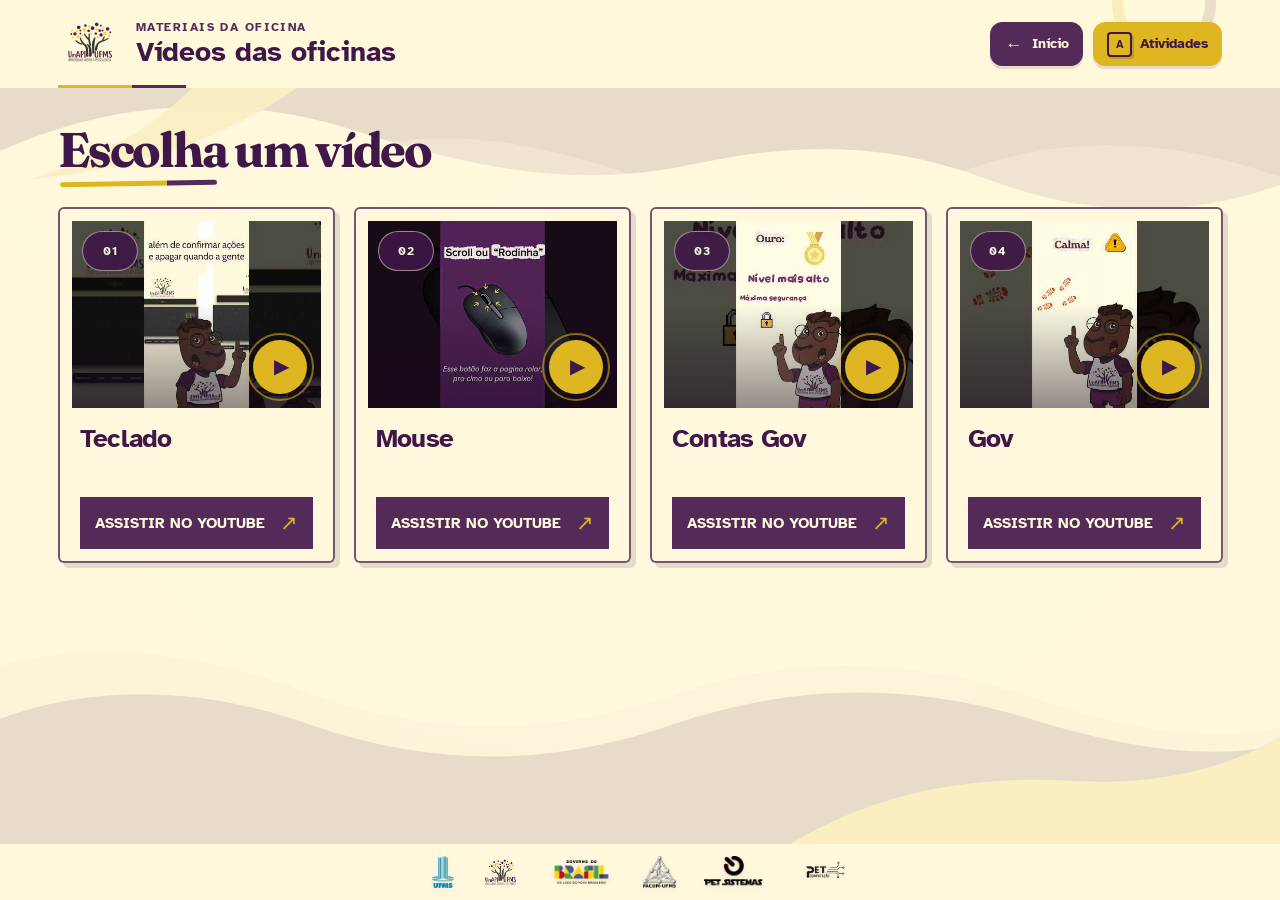
<file: videos/index.html>
<!doctype html>
<html lang="pt-BR">
  <head>
    <meta charset="UTF-8" />
    <meta name="viewport" content="width=device-width, initial-scale=1.0" />
    <title>Vídeos e Registros - UnAPI UFMS</title>
    <link rel="icon" href="../img/favicon-unapi.webp?v=2" type="image/webp" />
    <link rel="stylesheet" href="../css/base.css" />
    <link rel="stylesheet" href="../css/videos.css" />
  </head>
  <body class="videos-page">
    <main class="page-shell">
      <header class="topbar" aria-label="Cabeçalho do portal">
        <div class="brand brand-with-mark">
          <img class="brand-mark" src="../img/unapi-marca.webp" alt="UnAPI UFMS" width="1024" height="1024" />
          <div class="brand-copy"><small>Materiais da oficina</small><strong>Vídeos das oficinas</strong></div>
        </div>
        <nav class="topnav" aria-label="Navegação da página">
          <a class="nav-action nav-action--back" href="../">Início</a>
          <a class="nav-action nav-action--featured nav-action--activities" href="../ferramentas/">Atividades</a>
        </nav>
      </header>

      <section class="videos-direct" aria-labelledby="videos-title">
        <header class="videos-heading">
          <h1 id="videos-title">Escolha um vídeo</h1>
        </header>

        <div class="video-grid" aria-label="Vídeos das oficinas">
          <a class="video-card" href="https://youtube.com/shorts/-jH6xlBCN_o?si=tamyI9VxZL70dKnA" target="_blank" rel="noopener noreferrer">
            <span class="video-media"><img src="../img/videos/primeira-oficina.webp" alt="" width="480" height="360" decoding="async" /><span class="play-button" aria-hidden="true">▶</span></span>
            <span class="video-copy"><strong>Teclado</strong><span class="video-action">Assistir no YouTube <span aria-hidden="true">↗</span></span></span>
          </a>

          <a class="video-card" href="https://youtube.com/shorts/lQYpWqZ3yww?si=OILJJdqehTFEfZaW" target="_blank" rel="noopener noreferrer">
            <span class="video-media"><img src="../img/videos/participantes-em-atividade.webp" alt="" width="480" height="360" loading="lazy" decoding="async" /><span class="play-button" aria-hidden="true">▶</span></span>
            <span class="video-copy"><strong>Mouse</strong><span class="video-action">Assistir no YouTube <span aria-hidden="true">↗</span></span></span>
          </a>

          <a class="video-card" href="https://youtube.com/shorts/-2MqL9CBbF0?si=iCjgI73N79qkxGG" target="_blank" rel="noopener noreferrer">
            <span class="video-media"><img src="../img/videos/pratica-com-acompanhamento.webp" alt="" width="480" height="360" loading="lazy" decoding="async" /><span class="play-button" aria-hidden="true">▶</span></span>
            <span class="video-copy"><strong>Contas Gov</strong><span class="video-action">Assistir no YouTube <span aria-hidden="true">↗</span></span></span>
          </a>

          <a class="video-card" href="https://youtube.com/shorts/bZv5cydyzWo?si=2nxi_29wWPQc3dKE" target="_blank" rel="noopener noreferrer">
            <span class="video-media"><img src="../img/videos/atividades-da-oficina.webp" alt="" width="480" height="360" loading="lazy" decoding="async" /><span class="play-button" aria-hidden="true">▶</span></span>
            <span class="video-copy"><strong>Gov</strong><span class="video-action">Assistir no YouTube <span aria-hidden="true">↗</span></span></span>
          </a>
        </div>
      </section>

      <footer class="institutional-footer" aria-label="Logos institucionais">
        <div class="logos-footer">
          <img src="../img/ufms.webp" alt="UFMS" width="415" height="600" loading="lazy" decoding="async" />
          <img class="logo-unapi" src="../img/unapi.webp" alt="UnAPI" width="545" height="458" loading="lazy" decoding="async" />
          <img class="logo-gov" src="../img/gov-federal.webp" alt="Governo Federal" width="600" height="289" loading="lazy" decoding="async" />
          <img src="../img/facom.webp" alt="FACOM" width="600" height="573" loading="lazy" decoding="async" />
          <img src="../img/pet-sistemas.webp" alt="PET Sistemas" width="600" height="283" loading="lazy" decoding="async" />
          <img class="logo-pet-computacao" src="../img/pet-computacao.webp" alt="PET Computação" width="600" height="400" loading="lazy" decoding="async" />
        </div>
        <div class="footer-note">Portal das Oficinas de Informática • UNAPI UFMS</div>
      </footer>
    </main>
    <script src="../js/portal-motion.js" defer></script>
  </body>
</html>
</file>
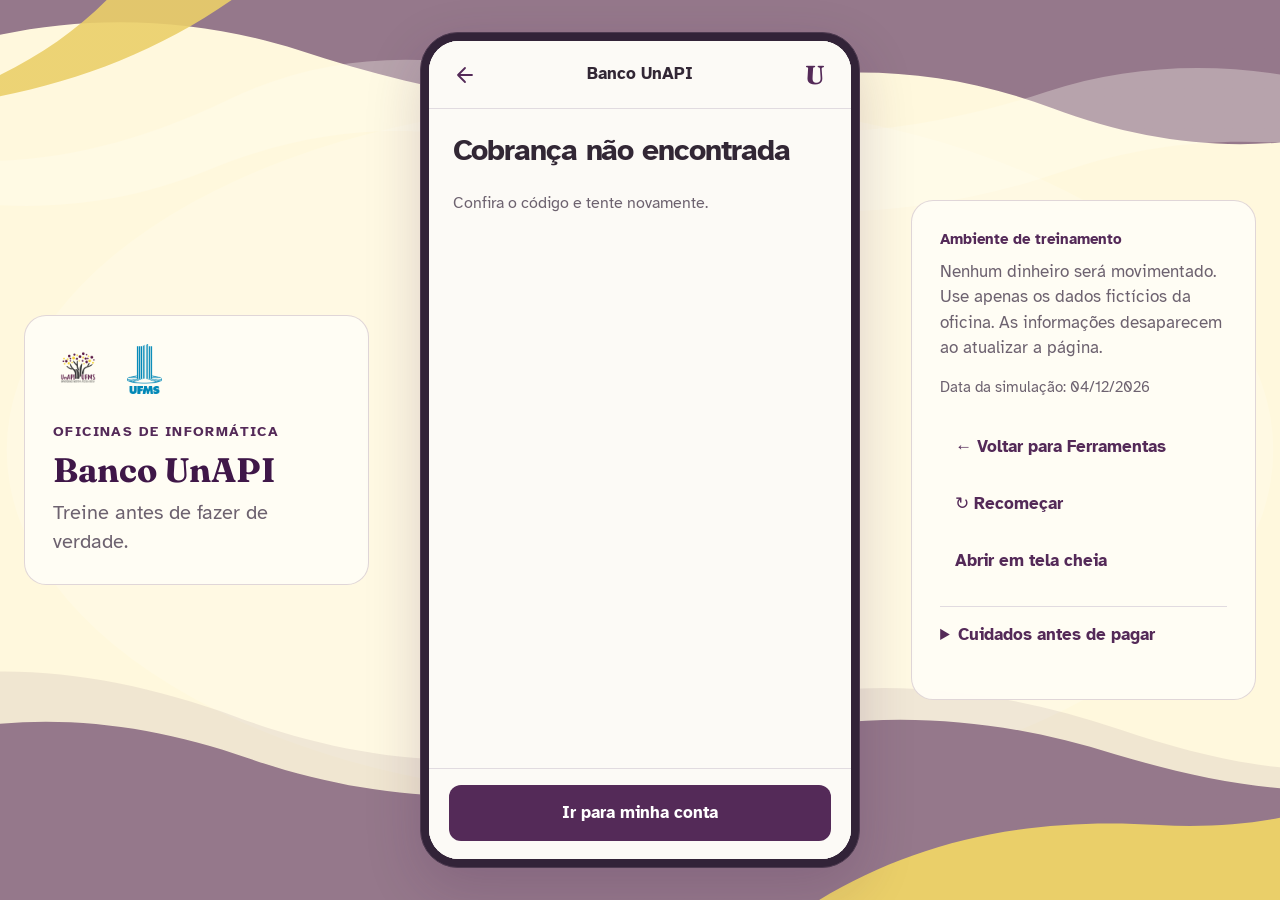
<file: pix/qr/index.html>
<!doctype html>
<html lang="pt-BR">
  <head>
    <meta charset="UTF-8" />
    <meta name="viewport" content="width=device-width, initial-scale=1.0, viewport-fit=cover" />
    <meta name="description" content="Banco UnAPI: experiência bancária interativa das oficinas da UnAPI UFMS." />
    <title>Banco UnAPI · Dia a dia</title>
    <link rel="icon" href="../../img/favicon-unapi.webp?v=2" type="image/webp" />
    <link rel="stylesheet" href="../../css/base.css" />
    <link rel="stylesheet" href="../../css/pix.css" />
    <script src="../../js/vendor/qrcode-generator.js" defer></script>
    <script src="../../js/pix-account.js" defer></script>
    <script src="../../js/pix-qr.js" defer></script>
    <script src="../../js/pix-daily.js" defer></script>
    <script src="../../js/pix.js" defer></script>
  </head>
  <body class="pix-experience-page has-page-overlay">
    <a class="pix-skip-link" href="#pix-app">Ir para o banco</a>
    <main class="pix-experience-shell">
      <aside class="pix-workshop-tools" aria-label="Contexto e controles da oficina">
        <button class="pix-tools-toggle" type="button" aria-expanded="false" aria-controls="pix-experience-tools">
          <span>Oficina UnAPI <span aria-hidden="true">·</span> Treinamento</span><span aria-hidden="true">⌄</span>
        </button>
        <div id="pix-experience-tools" class="pix-toolbar">
          <section class="pix-panel pix-panel-intro" aria-labelledby="pix-panel-intro-title">
            <div class="pix-institutional-signature"><img src="../../img/unapi-marca.webp" alt="UnAPI" /><img src="../../img/ufms.webp" alt="UFMS" /></div>
            <span class="pix-kicker">Oficinas de informática</span>
            <h2 id="pix-panel-intro-title">Banco UnAPI</h2>
            <p class="pix-side-concept">Treine antes de fazer de verdade.</p>
          </section>
          <section class="pix-panel pix-panel-controls" aria-label="Orientações e controles da oficina">
            <div class="pix-context-warning"><strong>Ambiente de treinamento</strong><p>Nenhum dinheiro será movimentado. Use apenas os dados fictícios da oficina. As informações desaparecem ao atualizar a página.</p></div>
            <div id="pix-context-task" hidden></div>
            <p id="pix-context-feedback" role="status" hidden></p>
            <p id="pix-simulation-date" class="pix-simulation-date"></p>
            <nav class="pix-side-actions" aria-label="Controles da oficina">
              <a class="pix-tool-control" href="../../ferramentas/">← Voltar para Ferramentas</a>
              <button id="pix-reset" class="pix-tool-control" type="button">↻ Recomeçar</button>
              <button id="pix-fullscreen" class="pix-tool-control" type="button" aria-pressed="false"><span data-fullscreen-label>Abrir em tela cheia</span></button>
              <button id="pix-workshop-mode" class="pix-tool-control" type="button">QR Codes da dinâmica</button>
              <button id="pix-credit-receipt" class="pix-tool-control" type="button" hidden>Registrar recebimento na conta</button>
              <button id="pix-advance-date" class="pix-tool-control" type="button" hidden>Simular data agendada</button>
            </nav>
            <details class="pix-side-guide"><summary>Cuidados antes de pagar</summary><p>Pare → Confira → Decida.</p><ol><li>Confira o destinatário.</li><li>Confira CPF/CNPJ quando disponível.</li><li>Confira o valor.</li><li>Só então confirme.</li></ol><a href="../../seguranca-digital/">Revisar segurança digital</a></details>
          </section>
        </div>
      </aside>
      <section id="pix-device" class="pix-device" aria-label="Banco UnAPI">
        <div class="pix-device-screen"><div id="pix-app" class="pix-app" role="region" aria-label="Aplicativo Banco UnAPI" tabindex="-1"></div></div>
      </section>
      <p id="pix-announcement" class="pix-sr-only" aria-live="polite" aria-atomic="true"></p>
      <noscript>Ative o JavaScript para abrir o Banco UnAPI.</noscript>
    </main>
  </body>
</html>
</file>
<file: css/base.css>
@font-face {
  font-family: "Atkinson Hyperlegible";
  font-style: normal;
  font-weight: 400;
  font-display: swap;
  src: url("../fonts/atkinson-hyperlegible-regular.woff2") format("woff2");
}

@font-face {
  font-family: "Atkinson Hyperlegible";
  font-style: normal;
  font-weight: 700;
  font-display: swap;
  src: url("../fonts/atkinson-hyperlegible-bold.woff2") format("woff2");
}

@font-face {
  font-family: "Fraunces";
  font-style: normal;
  font-weight: 600 900;
  font-display: swap;
  src: url("../fonts/fraunces-variable.woff2") format("woff2");
}

:root {
  --unapi-fundo: #fff8dc;
  --unapi-roxo: #542a58;
  --unapi-roxo-escuro: #3f1748;
  --unapi-roxo-livro: #7b2f88;
  --unapi-amarelo: #ddb622;
  --unapi-amarelo-hover: #e6c543;
  --unapi-card: #fff8dc;
  --unapi-texto-suave: rgba(84, 42, 88, 0.76);
  --unapi-sombra: 0 10px 26px rgba(0, 0, 0, 0.14);
  --unapi-borda: 20px;
  --unapi-fonte: "Atkinson Hyperlegible", "Segoe UI", Tahoma, Geneva, Verdana, sans-serif;
  --unapi-fonte-display: "Fraunces", Georgia, serif;
  --space-1: 4px;
  --space-2: 8px;
  --space-3: 12px;
  --space-4: 16px;
  --space-5: 20px;
  --space-6: 24px;
  --space-8: 32px;
  --space-10: 40px;
  --space-12: 48px;
  --portal-content-inline: max(clamp(22px, 4.5vw, 86px), calc((100vw - 1600px) / 2));
  --keyboard-scale: 1;
  --game-scale: 1;
}

* {
  box-sizing: border-box;
  margin: 0;
  padding: 0;
}

[hidden] {
  display: none !important;
}

::selection {
  background: rgba(221, 182, 34, 0.55);
  color: var(--unapi-roxo-escuro);
}

::-moz-selection {
  background: rgba(221, 182, 34, 0.55);
  color: var(--unapi-roxo-escuro);
}

.motion-ready .motion-item {
  opacity: 0;
  transform: translate3d(var(--motion-x, 0), var(--motion-y, 24px), 0) rotate(var(--motion-rotate, 0deg));
  transition:
    opacity 0.38s cubic-bezier(0.22, 1, 0.36, 1) var(--motion-delay, 0ms),
    transform 0.52s cubic-bezier(0.22, 1, 0.36, 1) var(--motion-delay, 0ms);
  will-change: opacity, transform;
}

.motion-ready .motion-item.is-motion-visible {
  opacity: 1;
  transform: translate3d(0, 0, 0) rotate(0);
}

.motion-ready .hero::before {
  animation: mascot-settle 1.25s cubic-bezier(0.22, 1, 0.36, 1) both;
  transform-origin: right center;
}

@keyframes mascot-settle {
  from {
    opacity: 0.7;
    transform: translate3d(24px, 0, 0) scale(1.018);
  }

  to {
    opacity: 1;
    transform: translate3d(0, 0, 0) scale(1);
  }
}

@keyframes device-gate-arrive {
  from {
    opacity: 0;
    transform: translateY(18px) scale(0.985);
  }

  to {
    opacity: 1;
    transform: translateY(0) scale(1);
  }
}

@keyframes device-choice-arrive {
  from {
    opacity: 0;
    transform: translateY(12px);
  }

  to {
    opacity: 1;
    transform: translateY(0);
  }
}

@keyframes device-recommendation-sheen {
  0%,
  65%,
  100% {
    background-position: center, 120% center;
  }

  82% {
    background-position: center, -120% center;
  }
}

@keyframes device-selected-pop {
  from {
    opacity: 0;
    transform: scale(0.86);
  }

  to {
    opacity: 1;
    transform: scale(1);
  }
}

@keyframes portal-orbit {
  from {
    transform: rotate(0deg);
  }

  to {
    transform: rotate(360deg);
  }
}

body {
  min-height: 100vh;
  background-color: var(--unapi-fundo);
  background-image: url("../img/background-unapi.svg");
  background-size: cover;
  background-position: center;
  background-repeat: no-repeat;
  color: var(--unapi-roxo);
  font-family: var(--unapi-fonte);
  font-synthesis: none;
  -webkit-text-size-adjust: 100%;
  text-size-adjust: 100%;
  overflow-x: hidden;
}

.hero-content h1,
.tools-heading h1,
.videos-heading h1,
.mobility-heading h1,
.header-panel h1,
.touch-practice-heading h1 {
  font-family: var(--unapi-fonte-display);
  font-optical-sizing: auto;
  font-variation-settings: "SOFT" 50, "WONK" 0;
}

body.has-page-overlay::before {
  content: "";
  position: fixed;
  inset: 0;
  background: var(--page-overlay, rgba(255, 248, 220, 0.38));
  pointer-events: none;
  z-index: 0;
}

.portal-page,
.videos-page,
.keyboard-page {
  background-attachment: fixed;
}

.page-shell {
  position: relative;
  z-index: 1;
  width: min(100%, var(--shell-max-width, 1280px));
  min-height: 100vh;
  margin: 0 auto;
  padding: var(--shell-padding, 32px 20px);
  display: flex;
  flex-direction: column;
  gap: var(--shell-gap, 24px);
}

.topbar {
  position: relative;
  width: 100vw;
  min-height: 88px;
  flex: 0 0 auto;
  display: flex;
  align-items: center;
  justify-content: space-between;
  gap: 28px;
  margin-left: calc(50% - 50vw);
  margin-right: calc(50% - 50vw);
  padding: 10px var(--portal-content-inline);
  border: 0;
  border-radius: 0;
  background: rgba(255, 248, 220, 0.98);
  box-shadow: none;
  overflow: hidden;
  isolation: isolate;
}

.topbar:not(.home-masthead)::before,
.activity-masthead::before {
  content: "";
  position: absolute;
  z-index: -1;
  width: 82px;
  height: 82px;
  right: clamp(18px, 5vw, 84px);
  top: -48px;
  border: 11px solid rgba(221, 182, 34, 0.16);
  border-right-color: rgba(84, 42, 88, 0.12);
  border-radius: 50%;
  pointer-events: none;
  animation: portal-orbit 18s linear infinite;
}

.topbar:not(.home-masthead)::after,
.activity-masthead::after {
  content: "";
  position: absolute;
  z-index: -1;
  left: var(--portal-content-inline);
  bottom: 0;
  width: clamp(74px, 10vw, 150px);
  height: 3px;
  background: linear-gradient(90deg, var(--unapi-amarelo) 0 58%, var(--unapi-roxo) 58% 100%);
  pointer-events: none;
}

.brand {
  display: flex;
  flex-direction: column;
  gap: 3px;
}

.brand-with-mark {
  flex-direction: row;
  align-items: center;
  gap: 14px;
}

.brand-mark {
  width: 64px;
  height: 64px;
  flex: 0 0 auto;
  padding: 0;
  border: 0;
  border-radius: 0;
  background: transparent;
  object-fit: contain;
}

.brand-copy {
  min-width: 0;
  display: flex;
  flex-direction: column;
  gap: 3px;
}

.brand small {
  color: var(--unapi-roxo);
  font-size: 12px;
  font-weight: 900;
  letter-spacing: 0.12em;
  text-transform: uppercase;
}

.brand strong {
  color: var(--unapi-roxo-escuro);
  font-size: clamp(20px, 2.8vw, 28px);
  line-height: 1.1;
}

.topnav {
  display: flex;
  align-items: center;
  gap: 10px;
  flex-wrap: wrap;
  justify-content: flex-end;
}

.topnav a {
  position: relative;
  min-height: 44px;
  display: inline-flex;
  align-items: center;
  justify-content: center;
  color: var(--unapi-roxo-escuro);
  text-decoration: none;
  font-size: 14px;
  font-weight: 800;
  padding: 9px 10px;
  border: 0;
  border-radius: 0;
  background: transparent;
  transition: color 0.18s ease, background-color 0.18s ease;
}

.topnav a:hover,
.topnav a:focus-visible {
  color: var(--unapi-roxo-escuro);
  background: rgba(221, 182, 34, 0.26);
}

.topnav .nav-back,
.proof-nav .nav-back,
.signature-nav .nav-back {
  color: var(--unapi-roxo);
  border: 0;
  background: transparent;
}

.proof-nav a,
.signature-nav a {
  min-height: 44px;
  display: inline-flex;
  align-items: center;
  justify-content: center;
}

.topnav a:focus-visible,
.home-option:focus-visible,
.hero-action:focus-visible,
.access-strip:focus-visible,
.pathway:focus-visible,
.tools-sections a:focus-visible,
.tool-row:focus-visible,
.video-card:focus-visible,
.video-featured:focus-visible,
.video-row:focus-visible,
.mobility-experience:focus-visible,
.btn-home:focus-visible,
.btn-section:focus-visible,
.activity-nav a:focus-visible,
button:focus-visible,
input:focus-visible {
  outline: 3px solid var(--unapi-amarelo);
  outline-offset: 4px;
}

.eyebrow,
.tag {
  display: inline-flex;
  width: fit-content;
  border-radius: 999px;
  font-size: 12px;
  font-weight: 900;
  text-transform: uppercase;
}

.section-kicker {
  display: inline-flex;
  width: fit-content;
  margin-bottom: 14px;
  color: var(--unapi-roxo);
  font-size: 12px;
  font-weight: 900;
  letter-spacing: 0.11em;
  text-transform: uppercase;
}

.eyebrow {
  padding: 8px 14px;
  background: rgba(221, 182, 34, 0.22);
  color: var(--unapi-roxo);
  letter-spacing: 0.1em;
  margin-bottom: 18px;
}

.tag {
  padding: 8px 12px;
  letter-spacing: 0.08em;
}

.btn-visual {
  position: relative;
  z-index: 1;
  display: inline-flex;
  width: fit-content;
  align-items: center;
  justify-content: center;
  background-color: var(--unapi-amarelo);
  color: var(--unapi-roxo);
  padding: 13px 22px;
  border-radius: 12px;
  font-weight: 900;
  font-size: 14px;
  text-transform: uppercase;
  letter-spacing: 0.06em;
  box-shadow: 0 7px 16px rgba(84, 42, 88, 0.15);
  transition: background-color 0.2s ease, transform 0.2s ease;
}

.institutional-footer {
  width: 100%;
  padding: 18px 22px;
  border-radius: var(--unapi-borda);
  background: rgba(255, 248, 220, 0.94);
  border: 1px solid rgba(84, 42, 88, 0.16);
  box-shadow: var(--unapi-sombra);
  display: flex;
  flex-direction: column;
  align-items: center;
  gap: 12px;
}

.logos-footer {
  width: 100%;
  display: flex;
  align-items: center;
  justify-content: center;
  gap: clamp(14px, 2.3vw, 28px);
  flex-wrap: wrap;
}

.logos-footer img {
  max-height: 44px;
  max-width: 150px;
  width: auto;
  object-fit: contain;
  filter: drop-shadow(0 2px 3px rgba(0, 0, 0, 0.08));
}

.logos-footer img.logo-gov {
  max-height: 38px;
  max-width: 170px;
}

.logos-footer img.logo-unapi,
.logos-footer img.logo-pet-computacao {
  max-height: 50px;
}

.footer-note {
  color: var(--unapi-texto-suave);
  font-size: 14px;
  text-align: center;
}

.tool-page {
  display: flex;
  flex-direction: column;
  justify-content: flex-start;
  align-items: center;
  padding: 0 20px 20px;
  overflow-y: auto;
}

.activity-masthead {
  position: relative;
  z-index: 999;
  width: 100vw;
  min-height: 76px;
  flex: 0 0 auto;
  display: flex;
  align-items: center;
  justify-content: space-between;
  gap: 20px;
  margin-left: calc(50% - 50vw);
  margin-right: calc(50% - 50vw);
  padding: 10px var(--portal-content-inline);
  border-bottom: 1px solid rgba(84, 42, 88, 0.22);
  background: rgba(255, 248, 220, 0.98);
  color: var(--unapi-roxo-escuro);
  font-family: var(--unapi-fonte);
}

.activity-masthead-copy {
  min-width: 0;
  display: grid;
  gap: 2px;
}

.activity-masthead-copy small {
  color: var(--unapi-roxo);
  font-size: 11px;
  font-weight: 900;
  letter-spacing: 0.12em;
  text-transform: uppercase;
}

.activity-masthead-copy strong {
  font-size: clamp(20px, 2vw, 28px);
  line-height: 1.05;
}

.activity-nav {
  position: static;
  display: flex;
  align-items: center;
  justify-content: flex-end;
  gap: 10px;
}

.activity-nav a {
  min-width: 44px;
  min-height: 44px;
  display: inline-flex;
  align-items: center;
  justify-content: center;
  padding: 8px 0;
  border: 0;
  border-bottom: 2px solid transparent;
  border-radius: 0;
  background: transparent;
  color: var(--unapi-roxo);
  text-decoration: none;
  font-family: var(--unapi-fonte);
  font-size: 15px;
  font-weight: 800;
  box-shadow: none;
  transition: border-color 0.18s ease, color 0.18s ease;
}

.activity-nav .activity-nav-home {
  color: var(--unapi-roxo);
}

.activity-nav a:hover {
  border-bottom-color: var(--unapi-amarelo);
  background: transparent;
  color: var(--unapi-roxo-escuro);
}

.topnav a.nav-action,
.activity-nav a.nav-action,
.proof-nav a.nav-action,
.signature-nav a.nav-action {
  min-width: 0;
  min-height: 44px;
  display: inline-flex;
  align-items: center;
  justify-content: center;
  gap: 8px;
  padding: 8px 13px;
  border: 1px solid transparent;
  border-radius: 12px;
  font-family: var(--unapi-fonte);
  font-size: 14px;
  font-weight: 800;
  line-height: 1;
  text-decoration: none;
  box-shadow: 0 3px 0 rgba(63, 23, 72, 0.12);
  transition: transform 0.18s ease, box-shadow 0.18s ease, background-color 0.18s ease, border-color 0.18s ease;
}

.nav-action::before {
  min-width: 20px;
  display: inline-grid;
  place-items: center;
  font-size: 17px;
  font-weight: 900;
  line-height: 1;
  transition: transform 0.18s ease;
}

.nav-action--back {
  color: var(--unapi-fundo) !important;
  background: var(--unapi-roxo) !important;
  border-color: var(--unapi-roxo) !important;
}

.nav-action--back::before {
  content: "←";
}

.nav-action--featured {
  color: var(--unapi-roxo-escuro) !important;
  background: var(--unapi-amarelo) !important;
  border-color: var(--unapi-amarelo) !important;
}

.nav-action--featured.nav-action--activities::before {
  content: "A";
  width: 21px;
  height: 21px;
  border: 2px solid currentColor;
  border-radius: 4px;
  font-size: 11px;
  box-shadow: 2px 2px 0 rgba(84, 42, 88, 0.22);
}

.nav-action--videos::before {
  content: "▶";
  padding-left: 2px;
  font-size: 13px;
}

.nav-action--quiet {
  color: var(--unapi-roxo-escuro) !important;
  background: rgba(255, 251, 237, 0.82) !important;
  border-color: rgba(84, 42, 88, 0.24) !important;
}

.nav-action--home::before {
  content: "⌂";
}

.topnav a.nav-action:hover,
.activity-nav a.nav-action:hover,
.proof-nav a.nav-action:hover,
.signature-nav a.nav-action:hover,
.topnav a.nav-action:focus-visible,
.activity-nav a.nav-action:focus-visible,
.proof-nav a.nav-action:focus-visible,
.signature-nav a.nav-action:focus-visible {
  border-bottom-color: transparent;
  transform: translateY(-2px);
  box-shadow: 0 5px 0 rgba(63, 23, 72, 0.16);
}

.nav-action--back:hover::before,
.nav-action--back:focus-visible::before {
  transform: translateX(-2px);
}

.nav-action--featured:hover::before,
.nav-action--featured:focus-visible::before {
  transform: scale(1.08) rotate(-3deg);
}

.nav-action:active {
  transform: translateY(1px) !important;
  box-shadow: 0 1px 0 rgba(63, 23, 72, 0.16) !important;
}

.nav-action--featured:focus-visible {
  outline-color: var(--unapi-roxo-escuro) !important;
}

.tool-page .logos-footer {
  width: min(100%, 1100px);
  gap: clamp(14px, 2vw, 28px);
  padding: 12px 18px;
  margin-top: 12px;
  background: rgba(255, 248, 220, 0.86);
  border: 1px solid rgba(84, 42, 88, 0.16);
  border-radius: 16px;
  box-shadow: 0 6px 18px rgba(0, 0, 0, 0.08);
  z-index: 60;
  position: relative;
}

.tool-page .logos-footer img {
  max-height: clamp(28px, 4vh, 44px);
}

.device-gate {
  position: fixed;
  z-index: 10000;
  inset: 0;
  display: grid;
  place-items: center;
  padding: clamp(16px, 4vw, 40px);
  overflow-y: auto;
  background:
    linear-gradient(rgba(63, 23, 72, 0.82), rgba(63, 23, 72, 0.9)),
    url("../img/background-unapi.svg") center / cover no-repeat;
  backdrop-filter: blur(8px);
  -webkit-backdrop-filter: blur(8px);
}

.device-gate-card {
  width: min(100%, 760px);
  padding: clamp(24px, 5vw, 46px);
  border: 1px solid rgba(255, 248, 220, 0.56);
  border-radius: 22px;
  background: rgba(255, 248, 220, 0.98);
  box-shadow: 0 28px 80px rgba(20, 7, 24, 0.34);
  animation: device-gate-arrive 0.48s cubic-bezier(0.22, 1, 0.36, 1) both;
}

.device-gate-card:focus {
  outline: none;
}

.device-gate-kicker {
  display: inline-flex;
  margin-bottom: var(--space-3);
  color: var(--unapi-roxo);
  font-size: 13px;
  font-weight: 700;
  letter-spacing: 0.11em;
  text-transform: uppercase;
}

.device-gate-card h1 {
  max-width: 13ch;
  color: var(--unapi-roxo-escuro);
  font-family: var(--unapi-fonte-display);
  font-size: clamp(38px, 7vw, 62px);
  font-optical-sizing: auto;
  font-variation-settings: "SOFT" 50, "WONK" 0;
  letter-spacing: -0.045em;
  line-height: 0.98;
}

.device-gate-intro {
  max-width: 56ch;
  margin-top: var(--space-4);
  color: var(--unapi-roxo);
  font-size: clamp(17px, 2.5vw, 20px);
  line-height: 1.45;
}

.device-gate-options {
  display: grid;
  grid-template-columns: repeat(2, minmax(0, 1fr));
  gap: var(--space-4);
  margin-top: var(--space-6);
}

.device-choice {
  position: relative;
  min-height: 176px;
  display: flex;
  flex-direction: column;
  align-items: flex-start;
  justify-content: flex-start;
  gap: var(--space-2);
  padding: 22px;
  border: 2px solid rgba(84, 42, 88, 0.3);
  border-radius: 16px;
  color: var(--unapi-roxo-escuro);
  background: #fffbed;
  text-align: left;
  cursor: pointer;
  overflow: hidden;
  isolation: isolate;
  animation: device-choice-arrive 0.44s cubic-bezier(0.22, 1, 0.36, 1) both;
  transition: transform 0.18s ease, border-color 0.18s ease, background-color 0.18s ease, box-shadow 0.18s ease;
}

.device-choice:nth-child(2) {
  animation-delay: 70ms;
}

.device-choice::before,
.device-choice::after {
  content: "";
  position: absolute;
  pointer-events: none;
}

.device-choice::before {
  z-index: 0;
  inset: 0;
  background:
    radial-gradient(circle at 84% 16%, rgba(255, 255, 255, 0.72) 0 18%, transparent 42%),
    linear-gradient(120deg, transparent 24%, rgba(221, 182, 34, 0.2) 50%, transparent 76%);
  background-size: 100% 100%, 220% 100%;
  background-position: center, 120% center;
  opacity: 0;
  transition: opacity 0.2s ease;
}

.device-choice::after {
  right: 18px;
  bottom: 16px;
  z-index: 0;
  color: var(--unapi-roxo-escuro);
  opacity: 0.1;
}

.device-choice[data-device-choice="touch"]::after {
  width: 38px;
  height: 62px;
  border: 4px solid currentColor;
  border-radius: 9px;
  box-shadow: inset 0 -8px 0 rgba(63, 23, 72, 0.24);
}

.device-choice[data-device-choice="desktop"]::after {
  width: 74px;
  height: 48px;
  border: 4px solid currentColor;
  border-radius: 7px;
  box-shadow: 0 12px 0 -8px currentColor;
}

.device-choice > * {
  position: relative;
  z-index: 1;
}

.device-choice.is-recommended {
  border-color: rgba(84, 42, 88, 0.76);
  background: rgba(221, 182, 34, 0.2);
}

.device-choice.is-recommended::before {
  opacity: 1;
  animation: device-recommendation-sheen 5s ease-in-out infinite;
}

.device-choice:hover,
.device-choice:focus-visible {
  border-color: var(--unapi-roxo-escuro);
  box-shadow: 6px 7px 0 rgba(84, 42, 88, 0.13);
  transform: translateY(-2px);
}

.device-choice.is-selected {
  border-color: var(--unapi-roxo-escuro);
  box-shadow: inset 0 0 0 2px rgba(84, 42, 88, 0.12), 6px 7px 0 rgba(84, 42, 88, 0.13);
}

.device-choice-title {
  font-family: var(--unapi-fonte-display);
  font-size: clamp(28px, 4vw, 37px);
  font-weight: 750;
  letter-spacing: -0.03em;
  line-height: 1;
}

.device-choice-copy {
  color: var(--unapi-roxo);
  font-size: 17px;
  line-height: 1.35;
}

.device-recommendation {
  order: -1;
  width: fit-content;
  min-height: 28px;
  display: inline-flex;
  align-items: center;
  padding: 4px 9px;
  border-radius: 999px;
  color: var(--unapi-roxo-escuro);
  background: var(--unapi-amarelo);
  font-size: 11px;
  font-weight: 700;
  letter-spacing: 0.06em;
  text-transform: uppercase;
}

.device-selected {
  order: -1;
  width: fit-content;
  min-height: 28px;
  display: inline-flex;
  align-items: center;
  padding: 4px 9px;
  border-radius: 999px;
  color: var(--unapi-fundo);
  background: var(--unapi-roxo-escuro);
  font-size: 11px;
  font-weight: 700;
  letter-spacing: 0.055em;
  text-transform: uppercase;
  animation: device-selected-pop 0.32s cubic-bezier(0.22, 1, 0.36, 1) both;
}

.device-gate-note {
  margin-top: var(--space-5);
  color: var(--unapi-texto-suave);
  font-size: 14px;
  line-height: 1.4;
}

.device-gate-open {
  overflow: hidden;
}

.device-mode-summary {
  width: min(100%, 900px);
  min-height: 52px;
  margin-top: var(--space-4);
  padding: var(--space-2) 0;
  display: flex;
  align-items: center;
  justify-content: space-between;
  gap: var(--space-4);
  border-bottom: 1px solid rgba(84, 42, 88, 0.22);
  color: var(--unapi-roxo);
}

.device-mode-summary span {
  font-size: 16px;
}

.device-mode-summary strong {
  color: var(--unapi-roxo-escuro);
}

.device-mode-summary button {
  min-height: 44px;
  padding: 9px 14px;
  border: 1px solid rgba(84, 42, 88, 0.4);
  border-radius: 10px;
  color: var(--unapi-roxo-escuro);
  background: rgba(255, 248, 220, 0.82);
  font: 700 15px/1 var(--unapi-fonte);
  cursor: pointer;
}

.device-mode-summary button:hover,
.device-mode-summary button:focus-visible {
  border-color: var(--unapi-roxo-escuro);
  background: rgba(221, 182, 34, 0.2);
}

@media (max-width: 900px) {
  .topbar {
    align-items: stretch;
    flex-direction: column;
    gap: 12px;
    padding-top: 14px;
    padding-bottom: 12px;
  }

  .topnav {
    width: 100%;
    display: flex;
    justify-content: flex-start;
    flex-wrap: wrap;
    gap: 8px;
    padding-left: 0;
  }

  .topnav a {
    justify-content: flex-start;
    padding: 9px 12px;
    border: 1px solid rgba(84, 42, 88, 0.16);
    border-radius: 10px;
    background: rgba(84, 42, 88, 0.045);
  }

  .topnav .nav-back {
    border: 1px solid rgba(84, 42, 88, 0.16);
    background: rgba(84, 42, 88, 0.045);
  }

}

@media (max-width: 720px) {
  :root {
    --portal-content-inline: 14px;
  }

  .motion-ready .motion-item {
    --motion-x: 0px !important;
    --motion-rotate: 0deg !important;
  }

  .portal-page,
  .videos-page,
  .keyboard-page {
    background-attachment: scroll;
  }

  .institutional-footer {
    padding: 16px 14px;
    gap: 10px;
  }

  .brand-mark {
    width: 56px;
    height: 56px;
    border-radius: 0;
  }

  .logos-footer {
    gap: 12px 16px;
  }

  .logos-footer img {
    max-height: 34px;
    max-width: 118px;
  }

  .logos-footer img.logo-gov {
    max-height: 30px;
  }

  .activity-masthead {
    min-height: 0;
    display: grid;
    grid-template-columns: 1fr;
    align-items: stretch;
    gap: 10px;
    padding-top: 12px;
    padding-bottom: 12px;
  }

  .activity-masthead-copy small {
    display: block;
  }

  .activity-masthead-copy strong {
    font-size: 22px;
  }

  .activity-nav {
    width: 100%;
    display: flex;
    justify-content: flex-start;
    flex-wrap: wrap;
    gap: 8px;
  }

  .activity-nav a {
    min-height: 46px;
    justify-content: flex-start;
    padding: 9px 12px;
    border: 1px solid rgba(84, 42, 88, 0.16);
    border-radius: 10px;
    background: rgba(84, 42, 88, 0.045);
    font-size: 14px;
  }

  .device-gate {
    place-items: start center;
    padding: 12px;
  }

  .device-gate-card {
    margin: auto 0;
    padding: 24px 18px;
    border-radius: 18px;
  }

  .device-gate-options {
    grid-template-columns: 1fr;
    gap: var(--space-3);
    margin-top: var(--space-5);
  }

  .device-choice {
    min-height: 132px;
    padding: 17px;
  }

  .device-mode-summary {
    align-items: flex-start;
    padding-inline: 0;
  }
}

@media (max-width: 380px) {
  .device-gate-card h1 {
    font-size: 36px;
  }

  .device-gate-intro {
    font-size: 16px;
  }

  .device-choice {
    min-height: 120px;
  }

  .device-choice::after {
    display: none;
  }

  .device-mode-summary {
    flex-direction: column;
    gap: var(--space-2);
  }

  .device-mode-summary button {
    width: 100%;
  }
}

@media (max-height: 650px) {
  .device-gate {
    padding: 8px;
  }

  .device-gate-card {
    padding: 18px 16px;
  }

  .device-gate-kicker {
    margin-bottom: 8px;
    font-size: 11px;
  }

  .device-gate-card h1 {
    font-size: 34px;
  }

  .device-gate-intro {
    margin-top: 10px;
    font-size: 15px;
    line-height: 1.3;
  }

  .device-gate-options {
    gap: 8px;
    margin-top: 14px;
  }

  .device-choice {
    min-height: 102px;
    gap: 4px;
    padding: 12px 14px;
  }

  .device-choice-title {
    font-size: 28px;
  }

  .device-choice-copy {
    font-size: 15px;
    line-height: 1.25;
  }

  .device-recommendation,
  .device-selected {
    min-height: 24px;
    padding: 3px 8px;
    font-size: 9px;
  }

  .device-gate-note {
    margin-top: 12px;
    font-size: 12px;
  }
}

@media (prefers-reduced-motion: reduce) {
  .motion-ready .motion-item,
  .motion-ready .motion-item.is-motion-visible {
    opacity: 1;
    transform: none;
    transition: none;
  }

  .motion-ready .hero::before {
    animation: none;
  }

  .topbar:not(.home-masthead)::before,
  .activity-masthead::before,
  .device-gate-card,
  .device-choice,
  .device-choice.is-recommended::before,
  .device-selected {
    animation: none;
  }

  .nav-action,
  .nav-action::before,
  .device-choice {
    transition: none !important;
  }
}
</file>
<file: css/home.css>
.home-page {
  --shell-max-width: none;
  --shell-padding: 0;
  --shell-gap: 0;
  background: var(--unapi-fundo);
}

.home-page .page-shell {
  position: relative;
  width: 100%;
  max-width: none;
  min-height: 100svh;
  overflow: hidden;
  isolation: isolate;
  background-color: var(--unapi-fundo);
  background-image: url("../img/home/hero-unapi.webp?v=20260801-2");
  background-position: center;
  background-repeat: no-repeat;
  background-size: cover;
}

.home-page .page-shell::before,
.home-page .page-shell::after {
  content: "";
  position: absolute;
  z-index: 0;
  inset: 0;
  pointer-events: none;
}

.home-page .page-shell::before {
  background: linear-gradient(180deg, rgba(255, 248, 220, 0.96) 0, rgba(255, 248, 220, 0.68) 82px, transparent 170px);
}

.home-page .page-shell::after {
  background:
    linear-gradient(90deg, rgba(255, 248, 220, 0.34) 0%, rgba(255, 248, 220, 0.08) 44%, transparent 65%),
    linear-gradient(180deg, transparent 62%, rgba(63, 23, 72, 0.12));
}

.home-masthead {
  position: absolute;
  z-index: 4;
  top: 16px;
  left: var(--portal-content-inline);
  width: fit-content;
  min-height: 64px;
  height: auto;
  justify-content: flex-start;
  margin: 0;
  padding: 0;
  border: 0;
  border-radius: 0;
  background: transparent;
  box-shadow: none;
  overflow: visible;
}

.home-masthead .brand {
  gap: 12px;
}

.home-masthead .brand-mark {
  width: 62px;
  height: 62px;
}

.home-masthead .brand-copy {
  padding-left: 13px;
  border-left: 1px solid rgba(63, 23, 72, 0.38);
}

.home-masthead .brand-copy small {
  display: none !important;
}

.home-masthead .brand-copy strong {
  font-size: clamp(24px, 2vw, 31px);
  letter-spacing: -0.02em;
}

.home-choice {
  position: relative;
  z-index: 1;
  min-height: 100svh;
  display: flex;
  align-items: center;
  padding: 110px var(--portal-content-inline) 112px;
  overflow: hidden;
  background: transparent;
}

.home-choice::before,
.home-choice::after {
  display: none;
}

.hero-content {
  position: relative;
  z-index: 1;
  width: min(100%, 790px);
}

.hero-content h1 {
  width: fit-content;
  max-width: 660px;
  margin-bottom: 24px;
  padding: 0;
  border: 0;
  color: var(--unapi-roxo-escuro);
  background: transparent;
  box-shadow: none;
  letter-spacing: -0.055em;
  line-height: 0.92;
  text-shadow: 0 2px 0 rgba(255, 248, 220, 0.92), 0 0 24px rgba(255, 248, 220, 0.9);
}

.hero-content h1 span {
  display: block;
}

.welcome-line {
  font-size: clamp(58px, 5vw, 78px);
  font-weight: 760;
}

.choice-line {
  margin-top: 12px;
  font-family: var(--unapi-fonte);
  font-size: clamp(30px, 2.6vw, 40px);
  font-weight: 700;
  letter-spacing: -0.035em;
  line-height: 1;
}

.home-options {
  width: min(100%, 790px);
  display: grid;
  grid-template-columns: repeat(2, minmax(0, 1fr));
  gap: 14px;
}

.home-option {
  min-height: 148px;
  display: grid;
  grid-template-columns: 70px minmax(0, 1fr) 46px;
  grid-template-rows: 1fr;
  align-items: center;
  gap: 13px;
  padding: 19px;
  border: 1px solid transparent;
  border-radius: 15px;
  color: var(--unapi-roxo-escuro);
  box-shadow: 0 18px 42px rgba(63, 23, 72, 0.16);
  text-decoration: none;
  overflow: hidden;
  transition: transform 0.2s ease, box-shadow 0.2s ease, border-color 0.2s ease;
}

.option-tools {
  border-color: rgba(63, 23, 72, 0.2);
  background: rgba(221, 182, 34, 0.97);
}

.option-videos {
  border-color: rgba(255, 248, 220, 0.2);
  color: var(--unapi-fundo);
  background: rgba(63, 23, 72, 0.97);
}

.home-option:hover,
.home-option:focus-visible {
  transform: translateY(-4px);
  box-shadow: 0 24px 52px rgba(63, 23, 72, 0.22);
}

.option-tools:hover,
.option-tools:focus-visible {
  border-color: var(--unapi-roxo-escuro);
}

.option-videos:hover,
.option-videos:focus-visible {
  border-color: var(--unapi-amarelo);
}

.option-symbol {
  min-height: 0;
  display: flex;
  align-items: center;
  gap: 6px;
}

.option-keyboard {
  width: 66px;
  flex-wrap: wrap;
}

.option-keyboard i {
  width: 29px;
  height: 29px;
  display: grid;
  place-items: center;
  border: 2px solid currentColor;
  border-radius: 4px;
  box-shadow: 2px 2px 0 currentColor;
  font-size: 13px;
  font-style: normal;
  font-weight: 700;
}

.option-play i {
  width: 58px;
  height: 58px;
  display: grid;
  place-items: center;
  border: 3px solid var(--unapi-amarelo);
  border-radius: 50%;
}

.option-play i::before {
  content: "";
  margin-left: 5px;
  border-top: 10px solid transparent;
  border-bottom: 10px solid transparent;
  border-left: 16px solid var(--unapi-amarelo);
}

.option-copy {
  min-width: 0;
  display: flex;
  flex-direction: column;
  gap: 4px;
}

.option-copy small {
  color: currentColor;
  font-size: 13px;
  font-weight: 700;
  letter-spacing: 0.1em;
  text-transform: uppercase;
  opacity: 0.8;
}

.option-copy strong {
  color: currentColor;
  font-size: clamp(29px, 2.5vw, 37px);
  font-weight: 700;
  letter-spacing: -0.035em;
  line-height: 0.96;
}

.option-open {
  min-width: 44px;
  min-height: 44px;
  display: inline-flex;
  align-items: center;
  justify-content: center;
  color: currentColor;
  font-size: 0;
}

.option-open span {
  font-size: 25px;
}

.home-page .institutional-footer {
  position: absolute;
  z-index: 4;
  right: 0;
  bottom: 14px;
  left: 0;
  width: min(900px, calc(100% - 40px));
  margin: 0 auto;
  padding: 10px 20px 13px;
  border: 1px solid rgba(84, 42, 88, 0.18);
  border-radius: 17px;
  background: rgba(255, 248, 220, 0.82);
  box-shadow: 0 16px 40px rgba(63, 23, 72, 0.12);
  backdrop-filter: blur(14px) saturate(1.08);
  -webkit-backdrop-filter: blur(14px) saturate(1.08);
  gap: 8px;
}

.home-page .footer-note {
  order: -1;
  display: block;
  color: var(--unapi-roxo);
  font-size: 12px;
  font-weight: 700;
  letter-spacing: 0.09em;
  text-transform: uppercase;
}

.home-page .logos-footer {
  flex-wrap: nowrap;
  gap: clamp(18px, 2.4vw, 30px);
}

.home-page .logos-footer img {
  max-height: 38px;
  max-width: 122px;
}

.home-page .logos-footer img:nth-child(1),
.home-page .logos-footer img:nth-child(4) {
  max-height: 43px;
  max-width: 58px;
}

.home-page .logos-footer img.logo-unapi,
.home-page .logos-footer img.logo-pet-computacao {
  max-height: 43px;
}

.home-page .logos-footer img.logo-gov {
  max-height: 34px;
}

@media (max-width: 980px) {
  .home-page .page-shell {
    background-position: 65% center;
  }

  .home-choice {
    align-items: flex-start;
    padding-top: 128px;
  }
}

@media (max-width: 680px) {
  .home-page .page-shell {
    background-image: url("../img/home/hero-unapi-mobile-codex.webp?v=20260801-2");
    background-position: 62% center;
  }

  .home-page .page-shell::before {
    background: linear-gradient(180deg, rgba(255, 248, 220, 0.96) 0, rgba(255, 248, 220, 0.72) 70px, transparent 142px);
  }

  .home-page .page-shell::after {
    background: linear-gradient(180deg, rgba(255, 248, 220, 0.16) 0 48%, transparent 66%, rgba(63, 23, 72, 0.12));
  }

  .home-masthead {
    top: 12px;
    right: 20px;
    left: 20px;
    width: auto;
    min-height: 56px;
  }

  .home-masthead .brand-mark {
    width: 52px;
    height: 52px;
  }

  .home-masthead .brand {
    gap: 10px;
  }

  .home-masthead .brand-copy {
    padding-left: 11px;
  }

  .home-masthead .brand-copy strong {
    font-size: clamp(19px, 5.5vw, 23px);
  }

  .home-choice {
    min-height: 100svh;
    align-items: flex-start;
    padding: calc(100px + var(--space-2)) 20px 136px;
  }

  .hero-content {
    width: 100%;
  }

  .hero-content h1 {
    max-width: 370px;
    margin-bottom: 17px;
    text-shadow: 0 2px 0 rgba(255, 248, 220, 0.98), 0 0 18px rgba(255, 248, 220, 0.98);
  }

  .welcome-line {
    font-size: clamp(40px, 11.2vw, 50px);
    line-height: 0.9;
  }

  .choice-line {
    margin-top: 9px;
    font-size: clamp(24px, 6.6vw, 29px);
  }

  .home-options {
    grid-template-columns: 1fr;
    gap: 10px;
  }

  .home-option {
    min-height: 102px;
    grid-template-columns: 58px minmax(0, 1fr) 42px;
    gap: 10px;
    padding: 13px 12px;
    border-radius: 14px;
    box-shadow: 0 12px 30px rgba(63, 23, 72, 0.16);
  }

  .option-keyboard {
    width: 54px;
  }

  .option-keyboard i {
    width: 24px;
    height: 24px;
    font-size: 11px;
  }

  .option-play i {
    width: 50px;
    height: 50px;
  }

  .option-copy small {
    font-size: 11px;
  }

  .option-copy strong {
    font-size: clamp(25px, 7.3vw, 30px);
  }

  .home-page .institutional-footer {
    bottom: 12px;
    width: calc(100% - 40px);
    min-height: 122px;
    padding: 9px 14px 12px;
    border-radius: 16px;
    gap: 7px;
  }

  .home-page .footer-note {
    font-size: 11px;
  }

  .home-page .logos-footer {
    display: grid;
    grid-template-columns: repeat(3, minmax(0, 1fr));
    justify-items: center;
    gap: 7px 14px;
  }

  .home-page .logos-footer img,
  .home-page .logos-footer img.logo-unapi,
  .home-page .logos-footer img.logo-pet-computacao,
  .home-page .logos-footer img.logo-gov {
    max-height: 38px;
    max-width: 100px;
  }

  .home-page .logos-footer img:nth-child(1),
  .home-page .logos-footer img:nth-child(4) {
    max-height: 43px;
    max-width: 55px;
  }
}

@media (max-width: 360px) and (max-height: 650px) {
  .home-page .page-shell,
  .home-choice {
    min-height: 700px;
  }
}

@media (max-width: 360px) {
  .home-masthead {
    right: 14px;
    left: 14px;
  }

  .home-masthead .brand-copy strong {
    font-size: 18px;
  }

  .home-choice {
    padding-right: 14px;
    padding-left: 14px;
  }

  .welcome-line {
    font-size: 39px;
  }

  .choice-line {
    font-size: 23px;
  }

  .home-option {
    min-height: 98px;
  }

  .option-copy strong {
    font-size: 25px;
  }

  .home-page .institutional-footer {
    width: calc(100% - 28px);
  }
}

@media (orientation: landscape) and (max-height: 560px) {
  .home-page .page-shell {
    min-height: 100svh;
    background-image: url("../img/home/hero-unapi.webp?v=20260801-2");
    background-position: center;
  }

  .home-masthead {
    top: 10px;
    right: auto;
    left: 16px;
    width: fit-content;
  }

  .home-choice {
    min-height: 100svh;
    padding: 82px 16px 92px;
  }

  .hero-content {
    width: min(70vw, 700px);
  }

  .welcome-line {
    font-size: clamp(38px, 6.2vw, 52px);
  }

  .choice-line {
    font-size: clamp(22px, 4vw, 30px);
  }

  .home-options {
    grid-template-columns: repeat(2, minmax(0, 1fr));
  }

  .home-option {
    min-height: 92px;
    grid-template-columns: 48px minmax(0, 1fr) 36px;
    padding: 10px;
  }

  .option-keyboard {
    width: 46px;
  }

  .option-keyboard i {
    width: 20px;
    height: 20px;
  }

  .option-play i {
    width: 42px;
    height: 42px;
  }

  .option-copy strong {
    font-size: clamp(21px, 3.3vw, 27px);
  }

  .home-page .institutional-footer {
    right: 14px;
    bottom: 10px;
    left: auto;
    width: min(55vw, 520px);
    min-height: 72px;
  }

  .home-page .logos-footer {
    display: flex;
    flex-wrap: nowrap;
    gap: 10px;
  }

  .home-page .logos-footer img,
  .home-page .logos-footer img.logo-unapi,
  .home-page .logos-footer img.logo-pet-computacao,
  .home-page .logos-footer img.logo-gov {
    max-height: 24px;
    max-width: 62px;
  }
}

@media (prefers-reduced-motion: reduce) {
  .home-option {
    transition: none;
  }
}
</file>
<file: css/capivara-interativa.css>
/* A camada só captura eventos diretamente sobre a mascote e os controles. */
.unapi-pet {
  position: fixed;
  left: 0; top: 0;
  width: 110px; height: calc(110px * 260 / 210);
  z-index: 30;
  cursor: grab;
  touch-action: none;
  user-select: none;
  -webkit-user-select: none;
  will-change: transform;
  outline: none;
}
.unapi-pet:focus-visible { outline: 3px solid #e2b623; outline-offset: 4px; border-radius: 20px; }
.unapi-pet--dragging { cursor: grabbing; z-index: 45; }
.unapi-pet__sprite { display:block; width:100%; height:100%; object-fit:contain; pointer-events:none; -webkit-user-drag:none; filter:drop-shadow(0 2px 2px rgba(39,22,31,.28)); }
.unapi-pet__shadow { position:absolute; bottom: 1px; left:25%; width:50%; height:8px; border-radius:50%; background:rgba(46,21,45,.17); filter:blur(4px); pointer-events:none; z-index:-1; }
.unapi-pet--airborne .unapi-pet__shadow { opacity:.3; }
.unapi-pet-controls { position:fixed; z-index:31; right: 12px; bottom: 10px; display:flex; align-items:center; gap:4px; border:1px solid rgba(92,44,105,.22); border-radius:999px; padding:4px; background:rgba(255,248,225,.94); box-shadow:0 3px 14px rgba(47,22,51,.13); backdrop-filter:blur(8px); }
.unapi-pet-controls button { color:#4b2358; background:transparent; border:0; border-radius:999px; padding:7px 10px; font:700 12px/1.15 "Atkinson Hyperlegible",system-ui,sans-serif; cursor:pointer; white-space:nowrap; }
.unapi-pet-controls button:hover,.unapi-pet-controls button:focus-visible,.unapi-pet-controls button[aria-pressed="true"] { background:#542a58; color:#fff8dc; outline:0; }
.home-option.unapi-pet-platform--target { outline:3px dashed #6e286f; outline-offset:4px; box-shadow:0 0 0 8px rgba(221,182,34,.18),0 20px 48px rgba(63,23,72,.23); }
@media(max-width:680px){.unapi-pet{width:84px;height:104px}.unapi-pet-controls{right:6px;bottom:6px}.unapi-pet-controls button{font-size:11px;padding:7px 8px}}
@media(prefers-reduced-motion:reduce){.unapi-pet-controls{backdrop-filter:none}}

/* Destaque apenas do contorno; não modifica, encobre nem desloca as logos. */
.home-page .institutional-footer.unapi-pet-platform--target {
  outline: 2px dashed #7b2f88;
  outline-offset: 3px;
}
</file>
<file: css/assinatura-eletronica.css>
.signature-page {
  --sign-blue: #1351b4;
  --sign-blue-dark: #071d41;
  --sign-blue-soft: #e8f1ff;
  --sign-yellow: #ffcd07;
  --sign-yellow-soft: #fff5c2;
  --sign-green: #168821;
  --sign-green-soft: #e7f4e4;
  --sign-red: #b73535;
  --sign-gray-5: #f7f7f7;
  --sign-gray-10: #ededed;
  --sign-gray-20: #d9d9d9;
  --sign-gray-40: #999999;
  --sign-gray-60: #555555;
  --sign-text: #202020;
  min-height: 100vh;
  background-color: var(--unapi-fundo);
  color: var(--sign-text);
  font-family: Arial, "Segoe UI", sans-serif;
}

.signature-page button,
.signature-page a {
  font-family: inherit;
}

.signature-skip-link {
  position: absolute;
  top: -100px;
  left: 50%;
  z-index: 1000;
  min-height: 44px;
  display: inline-flex;
  align-items: center;
  padding: 10px 16px;
  border-radius: 8px;
  background: var(--sign-blue-dark);
  color: #ffffff;
  font-weight: 800;
  text-decoration: none;
  transform: translateX(-50%);
  transition: top 0.2s ease;
}

.signature-skip-link:focus {
  top: 8px;
}

.signature-shell {
  width: min(100%, 1380px);
  min-height: 100vh;
  margin: 0 auto;
  padding: 0 24px 24px;
}

.signature-topbar {
  width: 100vw;
  display: flex;
  align-items: center;
  justify-content: space-between;
  gap: 20px;
  margin-left: calc(50% - 50vw);
  padding: 17px max(22px, calc((100vw - 1332px) / 2));
  border: 0;
  border-radius: 0;
  background: rgba(255, 248, 220, 0.98);
  box-shadow: 0 4px 18px rgba(63, 23, 72, 0.08);
}

.signature-brand {
  display: flex;
  flex-direction: column;
  gap: 3px;
}

.signature-brand small {
  color: var(--unapi-roxo);
  font-size: 12px;
  font-weight: 900;
  letter-spacing: 0.12em;
  text-transform: uppercase;
}

.signature-brand strong {
  color: var(--unapi-roxo-escuro);
  font-size: clamp(21px, 3vw, 29px);
}

.signature-nav {
  display: flex;
  gap: 10px;
  flex-wrap: wrap;
}

.signature-nav a {
  position: relative;
  min-height: 44px;
  display: inline-flex;
  align-items: center;
  padding: 10px;
  border: 0;
  border-radius: 0;
  background: transparent;
  color: var(--unapi-roxo-escuro);
  font-size: 14px;
  font-weight: 800;
  text-decoration: none;
  transition: color 0.18s ease, background-color 0.18s ease;
}

.signature-nav a:hover,
.signature-nav a:focus-visible {
  background: rgba(221, 182, 34, 0.26);
  color: var(--unapi-roxo-escuro);
}

.signature-alert {
  display: flex;
  align-items: center;
  gap: 14px;
  margin: 18px 0;
  padding: 16px 20px;
  border: 2px solid #d29b00;
  border-radius: 16px;
  background: var(--sign-yellow-soft);
  color: var(--sign-blue-dark);
}

.signature-alert-mark {
  flex: 0 0 auto;
  display: grid;
  place-items: center;
  width: 38px;
  height: 38px;
  border-radius: 50%;
  background: var(--sign-yellow);
  font-size: 25px;
  font-weight: 900;
}

.signature-alert strong {
  display: block;
  margin-bottom: 3px;
  font-size: clamp(17px, 2vw, 20px);
}

.signature-alert p {
  color: #4d420e;
  font-size: 15px;
  line-height: 1.4;
}

.signature-layout {
  display: grid;
  grid-template-columns: minmax(500px, 1.18fr) minmax(360px, 0.82fr);
  align-items: center;
  gap: clamp(30px, 5vw, 68px);
  min-height: 760px;
  padding: clamp(22px, 4vw, 44px);
  border: 1px solid rgba(84, 42, 88, 0.16);
  border-radius: var(--unapi-borda);
  background: rgba(255, 255, 255, 0.95);
  box-shadow: var(--unapi-sombra);
}

.signature-demo-column {
  display: grid;
  justify-items: center;
  gap: 14px;
}

.signature-browser {
  width: 100%;
  min-height: 620px;
  border: 5px solid #202631;
  border-radius: 22px;
  background: #202631;
  box-shadow: 0 24px 42px rgba(7, 29, 65, 0.24);
  overflow: hidden;
}

.browser-toolbar {
  height: 42px;
  display: flex;
  align-items: center;
  gap: 7px;
  padding: 0 13px;
  background: #202631;
}

.browser-dot {
  width: 10px;
  height: 10px;
  border-radius: 50%;
  background: #687283;
}

.browser-address {
  flex: 1;
  min-width: 0;
  margin-left: 7px;
  padding: 6px 12px;
  border-radius: 999px;
  background: #3b4350;
  color: #dbe3ee;
  font-size: 11px;
  overflow: hidden;
  text-overflow: ellipsis;
  white-space: nowrap;
}

.signature-screen {
  height: 570px;
  background: #ffffff;
  overflow: hidden;
}

.signature-caption {
  max-width: 620px;
  color: var(--sign-gray-60);
  font-size: 13px;
  line-height: 1.4;
  text-align: center;
}

.signature-lesson {
  align-self: center;
}

.signature-lesson-heading {
  display: flex;
  align-items: center;
  justify-content: space-between;
  gap: 16px;
  margin-bottom: 20px;
}

.signature-lesson-label,
.signature-step-counter {
  font-size: 13px;
  font-weight: 900;
  letter-spacing: 0.08em;
  text-transform: uppercase;
}

.signature-lesson-label {
  padding: 8px 12px;
  border-radius: 999px;
  background: rgba(84, 42, 88, 0.09);
  color: var(--unapi-roxo);
}

.signature-step-counter {
  color: var(--sign-blue);
}

.signature-lesson h1 {
  max-width: 600px;
  margin-bottom: 18px;
  color: var(--sign-blue-dark);
  font-size: clamp(32px, 4.3vw, 52px);
  line-height: 1.04;
}

.signature-lesson h1:focus {
  outline: none;
}

.signature-step-explanation {
  max-width: 610px;
  color: #444444;
  font-size: clamp(18px, 2vw, 21px);
  line-height: 1.55;
}

.signature-step-tip {
  min-height: 94px;
  margin: 26px 0;
  padding: 18px 20px;
  border-left: 6px solid var(--sign-blue);
  border-radius: 0 12px 12px 0;
  background: var(--sign-blue-soft);
  color: var(--sign-blue-dark);
  font-size: 17px;
  line-height: 1.5;
}

.signature-step-tip strong {
  display: block;
  margin-bottom: 4px;
}

.signature-controls {
  display: grid;
  grid-template-columns: minmax(120px, 160px) 1fr minmax(120px, 160px);
  align-items: center;
  gap: 14px;
}

.signature-button {
  min-height: 52px;
  padding: 0 20px;
  border: 2px solid var(--sign-blue);
  border-radius: 999px;
  font-size: 17px;
  font-weight: 800;
  cursor: pointer;
  transition: background-color 0.2s ease, color 0.2s ease, transform 0.2s ease;
}

.signature-button:hover:not(:disabled) {
  transform: translateY(-2px);
}

.signature-button.primary {
  background: var(--sign-blue);
  color: #ffffff;
}

.signature-button.primary:hover {
  background: var(--sign-blue-dark);
}

.signature-button.secondary {
  background: #ffffff;
  color: var(--sign-blue);
}

.signature-button.secondary:hover:not(:disabled) {
  background: var(--sign-blue-soft);
}

.signature-button:disabled {
  border-color: #b8b8b8;
  background: var(--sign-gray-10);
  color: #777777;
  cursor: not-allowed;
}

.signature-progress {
  height: 12px;
  border-radius: 999px;
  background:
    linear-gradient(
      to right,
      var(--sign-blue) 0,
      var(--sign-blue) var(--progress, 10%),
      var(--sign-gray-10) var(--progress, 10%),
      var(--sign-gray-10) 100%
    );
  box-shadow: inset 0 0 0 1px rgba(7, 29, 65, 0.12);
}

.signature-keyboard-hint {
  margin-top: 16px;
  color: var(--sign-gray-60);
  font-size: 13px;
  text-align: center;
}

.signature-page a:focus-visible,
.signature-page button:focus-visible {
  outline: 4px solid var(--unapi-amarelo);
  outline-offset: 4px;
}

/* Estrutura interna do mockup */
.sign-view {
  position: relative;
  height: 100%;
  display: flex;
  flex-direction: column;
  background: var(--sign-gray-5);
  color: var(--sign-text);
}

.sign-training-bar {
  flex: 0 0 auto;
  padding: 8px 12px;
  background: var(--sign-yellow-soft);
  color: #544600;
  font-size: 11px;
  font-weight: 800;
  line-height: 1.25;
  text-align: center;
}

.sign-header {
  flex: 0 0 auto;
  min-height: 58px;
  display: flex;
  align-items: center;
  justify-content: space-between;
  gap: 12px;
  padding: 12px 18px;
  border-bottom: 1px solid #dddddd;
  background: #ffffff;
}

.sign-logo {
  display: inline-flex;
  align-items: baseline;
  font-size: 25px;
  font-weight: 900;
  letter-spacing: -0.06em;
}

.sign-logo .blue {
  color: #1351b4;
}

.sign-logo .yellow {
  color: #e8b800;
}

.sign-logo .green {
  color: #168821;
}

.sign-chip {
  display: inline-flex;
  width: fit-content;
  padding: 5px 9px;
  border-radius: 999px;
  background: var(--sign-yellow-soft);
  color: #5d4c00;
  font-size: 10px;
  font-weight: 900;
  letter-spacing: 0.06em;
  text-transform: uppercase;
}

.sign-content {
  flex: 1 1 auto;
  min-height: 0;
  padding: 20px;
  overflow: auto;
}

.sign-action {
  min-height: 44px;
  padding: 0 22px;
  border: 2px solid var(--sign-blue);
  border-radius: 999px;
  background: var(--sign-blue);
  color: #ffffff;
  font-size: 13px;
  font-weight: 900;
  cursor: pointer;
}

.sign-action.outline {
  background: #ffffff;
  color: var(--sign-blue);
}

.sign-action.success {
  border-color: var(--sign-green);
  background: var(--sign-green);
}

.sign-action:focus-visible {
  outline-offset: 2px;
}

.sign-stepper {
  flex: 0 0 auto;
  display: grid;
  grid-template-columns: repeat(3, 1fr);
  padding: 14px 18px 12px;
  border-bottom: 1px solid var(--sign-gray-20);
  background: #ffffff;
}

.sign-stepper-item {
  position: relative;
  display: grid;
  justify-items: center;
  gap: 5px;
  color: #999999;
  font-size: 10px;
  text-align: center;
}

.sign-stepper-item:not(:last-child)::after {
  content: "";
  position: absolute;
  top: 12px;
  left: 58%;
  width: 84%;
  height: 2px;
  background: #dddddd;
}

.sign-stepper-item strong {
  position: relative;
  z-index: 1;
  display: grid;
  place-items: center;
  width: 25px;
  height: 25px;
  border: 2px solid #cccccc;
  border-radius: 50%;
  background: #ffffff;
  font-size: 11px;
}

.sign-stepper-item.active {
  color: var(--sign-blue-dark);
  font-weight: 800;
}

.sign-stepper-item.active strong,
.sign-stepper-item.done strong {
  border-color: var(--sign-blue-dark);
  background: var(--sign-blue-dark);
  color: #ffffff;
}

.sign-stepper-item.done::after {
  background: var(--sign-blue);
}

/* Tela 0 */
.sign-welcome {
  background:
    linear-gradient(145deg, rgba(19, 81, 180, 0.08), transparent 55%),
    #ffffff;
}

.sign-welcome-content {
  flex: 1 1 auto;
  display: grid;
  align-content: center;
  justify-items: center;
  gap: 14px;
  padding: 30px;
  text-align: center;
}

.sign-document-mark {
  position: relative;
  width: 92px;
  height: 112px;
  border: 5px solid var(--sign-blue);
  border-radius: 8px;
  background: #ffffff;
}

.sign-document-mark::before {
  content: "";
  position: absolute;
  top: 20px;
  left: 15px;
  width: 48px;
  height: 6px;
  border-radius: 999px;
  background: var(--sign-blue-soft);
  box-shadow: 0 18px 0 var(--sign-blue-soft), 0 36px 0 var(--sign-blue-soft);
}

.sign-document-mark::after {
  content: "✓";
  position: absolute;
  right: -17px;
  bottom: -17px;
  display: grid;
  place-items: center;
  width: 48px;
  height: 48px;
  border: 5px solid #ffffff;
  border-radius: 50%;
  background: var(--sign-green);
  color: #ffffff;
  font-size: 27px;
  font-weight: 900;
}

.sign-welcome h2 {
  color: var(--sign-blue-dark);
  font-size: 29px;
  line-height: 1.08;
}

.sign-welcome p {
  max-width: 420px;
  color: #4b4b4b;
  font-size: 14px;
  line-height: 1.45;
}

.sign-warning-list {
  width: min(100%, 430px);
  display: grid;
  gap: 7px;
  text-align: left;
  list-style: none;
}

.sign-warning-list li {
  display: flex;
  align-items: flex-start;
  gap: 8px;
  font-size: 12px;
  line-height: 1.35;
}

.sign-warning-list li::before {
  content: "×";
  flex: 0 0 auto;
  display: grid;
  place-items: center;
  width: 20px;
  height: 20px;
  border-radius: 50%;
  background: #fbe7e7;
  color: var(--sign-red);
  font-weight: 900;
}

/* Tela 1 */
.level-stage {
  display: grid;
  place-items: center;
  padding: 18px;
  background: #e8edf4;
}

.level-phone {
  width: min(100%, 310px);
  height: 100%;
  display: flex;
  flex-direction: column;
  border: 4px solid #202631;
  border-radius: 28px;
  background: #ffffff;
  overflow: hidden;
  box-shadow: 0 14px 28px rgba(7, 29, 65, 0.2);
}

.level-phone-header {
  padding: 12px 16px;
  border-bottom: 1px solid #dddddd;
  background: #ffffff;
}

.level-phone-title {
  padding: 14px 16px;
  background: var(--sign-blue-dark);
  color: #ffffff;
  font-size: 15px;
}

.level-phone-content {
  flex: 1;
  padding: 18px;
}

.level-phone-content h2 {
  margin-bottom: 7px;
  color: var(--sign-blue-dark);
  font-size: 19px;
}

.level-phone-content > p {
  margin-bottom: 14px;
  color: #555555;
  font-size: 12px;
  line-height: 1.4;
}

.level-card {
  display: grid;
  grid-template-columns: 52px 1fr;
  gap: 12px;
  margin-bottom: 10px;
  padding: 13px;
  border: 1px solid #dddddd;
  border-radius: 10px;
  background: #ffffff;
}

.level-medal {
  display: grid;
  place-items: center;
  width: 52px;
  height: 52px;
  border-radius: 50%;
  font-size: 23px;
  font-weight: 900;
}

.level-card.bronze .level-medal {
  background: #f0e1d3;
  color: #8b5228;
}

.level-card.allowed {
  border-color: #d4b000;
  background: #fffbdf;
}

.level-card.allowed .level-medal {
  background: var(--sign-yellow);
  color: #5b4b00;
}

.level-card h3 {
  margin-bottom: 3px;
  font-size: 14px;
}

.level-card p {
  color: #555555;
  font-size: 11px;
  line-height: 1.35;
}

.level-phone .sign-action {
  width: 100%;
  margin-top: 6px;
}

/* Tela 2 */
.portal-entry {
  background:
    linear-gradient(120deg, #eef5ff, #ffffff 58%),
    #ffffff;
}

.portal-entry .sign-content {
  display: grid;
  align-content: center;
  justify-items: center;
  text-align: center;
}

.portal-lock {
  display: grid;
  place-items: center;
  width: 82px;
  height: 82px;
  margin-bottom: 18px;
  border-radius: 50%;
  background: var(--sign-blue-soft);
  color: var(--sign-blue);
  font-size: 38px;
  font-weight: 900;
}

.portal-entry h2 {
  margin-bottom: 7px;
  color: var(--sign-blue-dark);
  font-size: 27px;
}

.portal-entry p {
  max-width: 430px;
  margin-bottom: 20px;
  color: #555555;
  font-size: 14px;
  line-height: 1.45;
}

/* Telas 3 e 4 */
.document-page-title {
  margin-bottom: 14px;
  color: var(--sign-blue-dark);
  font-size: 23px;
}

.upload-box {
  min-height: 270px;
  display: grid;
  place-items: center;
  align-content: center;
  gap: 12px;
  padding: 24px;
  border: 3px dashed #9cbce8;
  border-radius: 14px;
  background: #ffffff;
  text-align: center;
}

.upload-icon {
  display: grid;
  place-items: center;
  width: 76px;
  height: 76px;
  border-radius: 18px;
  background: var(--sign-blue-soft);
  color: var(--sign-blue);
  font-size: 35px;
  font-weight: 900;
}

.upload-box h3 {
  color: var(--sign-blue-dark);
  font-size: 18px;
}

.upload-box p {
  color: #666666;
  font-size: 12px;
}

.fake-file-card {
  display: grid;
  grid-template-columns: 58px 1fr auto;
  align-items: center;
  gap: 15px;
  padding: 18px;
  border: 1px solid #c8d8ed;
  border-radius: 14px;
  background: #ffffff;
  box-shadow: 0 5px 14px rgba(7, 29, 65, 0.08);
}

.fake-file-icon {
  display: grid;
  place-items: center;
  width: 58px;
  height: 68px;
  border-radius: 7px;
  background: #e8f1ff;
  color: var(--sign-blue);
  font-size: 16px;
  font-weight: 900;
}

.fake-file-card h3 {
  margin-bottom: 5px;
  color: var(--sign-blue-dark);
  font-size: 16px;
  overflow-wrap: anywhere;
}

.fake-file-card p {
  color: var(--sign-green);
  font-size: 12px;
  font-weight: 800;
}

.fake-file-check {
  display: grid;
  place-items: center;
  width: 38px;
  height: 38px;
  border-radius: 50%;
  background: var(--sign-green-soft);
  color: var(--sign-green);
  font-size: 22px;
  font-weight: 900;
}

.file-confirm-actions {
  display: flex;
  justify-content: flex-end;
  margin-top: 18px;
}

/* Telas 5 e 8 */
.document-viewer {
  flex: 1 1 auto;
  min-height: 0;
  display: flex;
  flex-direction: column;
  background: #30343a;
}

.viewer-toolbar {
  flex: 0 0 auto;
  min-height: 38px;
  display: flex;
  align-items: center;
  justify-content: space-between;
  padding: 0 14px;
  background: #20242a;
  color: #eeeeee;
  font-size: 11px;
}

.viewer-body {
  flex: 1 1 auto;
  min-height: 0;
  display: grid;
  place-items: center;
  padding: 16px;
  overflow: auto;
}

.training-document {
  position: relative;
  width: min(72%, 390px);
  aspect-ratio: 0.72;
  padding: 26px 28px;
  background: #ffffff;
  color: #333333;
  box-shadow: 0 8px 24px rgba(0, 0, 0, 0.3);
}

.training-document h3 {
  margin-bottom: 7px;
  color: var(--sign-blue-dark);
  font-size: 17px;
  text-align: center;
}

.no-legal-value {
  margin-bottom: 22px;
  color: var(--sign-red);
  font-size: 11px;
  font-weight: 900;
  text-align: center;
  text-transform: uppercase;
}

.document-lines {
  height: 52%;
  background:
    repeating-linear-gradient(
      to bottom,
      #e5e8ec 0,
      #e5e8ec 3px,
      transparent 3px,
      transparent 18px
    );
}

.document-note {
  position: absolute;
  left: 28px;
  right: 28px;
  bottom: 24px;
  padding-top: 12px;
  border-top: 1px solid #cccccc;
  color: #777777;
  font-size: 9px;
  text-align: center;
}

.signature-position {
  position: absolute;
  width: 142px;
  min-height: 58px;
  display: grid;
  place-items: center;
  padding: 6px;
  border: 2px dashed #e67e22;
  background: #fff9eb;
  color: #7a4308;
  font-size: 10px;
  font-weight: 800;
  line-height: 1.25;
  text-align: center;
  cursor: pointer;
}

.signature-position.top {
  top: 32%;
  right: 9%;
}

.signature-position.middle {
  top: 54%;
  left: 10%;
}

.signature-position.bottom {
  right: 10%;
  bottom: 13%;
}

.signature-position:not(.selected) {
  width: 34px;
  height: 34px;
  min-height: 34px;
  padding: 0;
  border-radius: 50%;
  color: transparent;
  opacity: 0.7;
  overflow: hidden;
}

.signature-position:not(.selected)::after {
  content: "+";
  color: #7a4308;
  font-size: 19px;
}

.signature-position.selected {
  box-shadow: 0 0 0 4px rgba(255, 205, 7, 0.34);
}

.viewer-actions {
  flex: 0 0 auto;
  display: flex;
  justify-content: space-between;
  gap: 12px;
  padding: 12px 16px;
  background: #ffffff;
}

.signed-stamp {
  position: absolute;
  right: 10%;
  bottom: 13%;
  width: 154px;
  padding: 8px;
  border-top: 2px solid var(--sign-blue);
  border-bottom: 1px solid #777777;
  background: #ffffff;
  color: var(--sign-blue-dark);
  font-size: 9px;
  line-height: 1.3;
  text-align: center;
}

.signed-stamp strong {
  display: block;
  color: var(--sign-blue);
  font-size: 13px;
}

.download-notice {
  display: none;
  padding: 10px 14px;
  background: var(--sign-green-soft);
  color: #0e5b17;
  font-size: 12px;
  font-weight: 800;
  line-height: 1.35;
  text-align: center;
}

.download-notice.visible {
  display: block;
}

/* Tela 6 */
.provider-stage {
  position: relative;
}

.provider-stage::after {
  content: "";
  position: absolute;
  inset: 0;
  z-index: 2;
  background: rgba(0, 0, 0, 0.58);
}

.provider-modal {
  position: absolute;
  top: 50%;
  left: 50%;
  z-index: 3;
  width: min(86%, 480px);
  padding: 22px;
  border-radius: 12px;
  background: #ffffff;
  transform: translate(-50%, -50%);
  box-shadow: 0 18px 44px rgba(0, 0, 0, 0.35);
}

.provider-modal-header {
  display: flex;
  align-items: center;
  gap: 13px;
  padding-bottom: 14px;
  border-bottom: 1px solid #dddddd;
}

.provider-modal-header h2 {
  color: var(--sign-blue-dark);
  font-size: 20px;
}

.provider-modal > p {
  margin: 18px 0 12px;
  color: #555555;
  font-size: 13px;
}

.provider-option {
  width: 100%;
  display: grid;
  grid-template-columns: 58px 1fr auto;
  align-items: center;
  gap: 12px;
  padding: 15px;
  border: 2px solid #c7d8ee;
  border-radius: 10px;
  background: #ffffff;
  color: var(--sign-text);
  text-align: left;
  cursor: pointer;
}

.provider-option:hover {
  border-color: var(--sign-blue);
  background: var(--sign-blue-soft);
}

.provider-option h3 {
  margin-bottom: 3px;
  color: var(--sign-blue-dark);
  font-size: 15px;
}

.provider-option p {
  color: #666666;
  font-size: 11px;
  line-height: 1.35;
}

.provider-arrow {
  color: var(--sign-blue);
  font-size: 24px;
}

/* Tela 7 */
.code-stage .sign-content {
  display: grid;
  align-content: center;
  justify-items: center;
}

.code-card {
  width: min(100%, 460px);
  padding: 24px;
  border: 1px solid #c8d8ed;
  border-radius: 14px;
  background: #ffffff;
  box-shadow: 0 8px 20px rgba(7, 29, 65, 0.09);
}

.code-card h2 {
  margin-bottom: 8px;
  color: var(--sign-blue-dark);
  font-size: 22px;
}

.code-card > p {
  margin-bottom: 16px;
  color: #555555;
  font-size: 13px;
  line-height: 1.45;
}

.fake-code-label {
  display: block;
  margin-bottom: 6px;
  color: #333333;
  font-size: 12px;
  font-weight: 800;
}

.fake-code {
  padding: 13px;
  border: 2px solid var(--sign-blue);
  border-radius: 8px;
  background: var(--sign-yellow-soft);
  color: var(--sign-blue-dark);
  font-family: "Courier New", monospace;
  font-size: 26px;
  font-weight: 900;
  letter-spacing: 0.28em;
  text-align: center;
}

.code-alert {
  margin: 14px 0;
  padding: 12px;
  border-left: 5px solid var(--sign-yellow);
  background: #fff9df;
  color: #554800;
  font-size: 12px;
  line-height: 1.4;
}

.code-card .sign-action {
  width: 100%;
}

/* Tela 9 */
.security-stage {
  background:
    linear-gradient(145deg, rgba(19, 81, 180, 0.08), transparent 55%),
    #ffffff;
}

.security-stage .sign-content {
  display: grid;
  align-content: center;
}

.security-stage h2 {
  margin: 13px 0 7px;
  color: var(--sign-blue-dark);
  font-size: 27px;
}

.security-stage > .sign-content > p {
  margin-bottom: 16px;
  color: #555555;
  font-size: 13px;
}

.signature-security-list {
  display: grid;
  gap: 9px;
  margin-bottom: 17px;
  list-style: none;
}

.signature-security-list li {
  display: grid;
  grid-template-columns: 29px 1fr;
  align-items: center;
  gap: 10px;
  font-size: 12px;
  line-height: 1.35;
}

.signature-security-list li::before {
  content: "✓";
  display: grid;
  place-items: center;
  width: 29px;
  height: 29px;
  border-radius: 50%;
  background: var(--sign-green-soft);
  color: var(--sign-green);
  font-weight: 900;
}

.signature-owner-reminder {
  margin-bottom: 17px;
  padding: 13px;
  border-radius: 10px;
  background: var(--sign-blue-soft);
  color: var(--sign-blue-dark);
  font-size: 13px;
  font-weight: 800;
  line-height: 1.4;
}

@media (max-width: 1050px) {
  .signature-layout {
    grid-template-columns: 1fr;
  }

  .signature-demo-column,
  .signature-lesson {
    width: min(100%, 760px);
    margin: 0 auto;
  }
}

@media (max-width: 650px) {
  .signature-shell {
    padding: 0 12px 12px;
  }

  .signature-topbar {
    align-items: flex-start;
    flex-direction: column;
    gap: 8px;
    padding: 16px 20px 12px;
    border-radius: 0;
  }

  .signature-alert {
    align-items: flex-start;
    padding: 14px;
  }

  .signature-layout {
    gap: 28px;
    min-height: 0;
    padding: 16px 12px 24px;
    border-radius: 16px;
  }

  .signature-browser {
    min-height: 530px;
    border-width: 4px;
    border-radius: 18px;
  }

  .signature-screen {
    height: 490px;
  }

  .browser-toolbar {
    height: 36px;
  }

  .signature-lesson-heading {
    align-items: flex-start;
    flex-direction: column;
    gap: 10px;
  }

  .signature-lesson h1 {
    font-size: clamp(30px, 10vw, 42px);
  }

  .signature-controls {
    grid-template-columns: 1fr 1fr;
  }

  .signature-progress {
    grid-column: 1 / -1;
    grid-row: 1;
  }

  .signature-button {
    grid-row: 2;
    min-height: 54px;
    padding-inline: 14px;
  }

  .signature-keyboard-hint {
    display: none;
  }

  .sign-content {
    padding: 14px;
  }

  .training-document {
    width: min(88%, 340px);
    padding: 20px;
  }

  .signature-position {
    width: 116px;
    font-size: 9px;
  }

  .viewer-actions {
    align-items: stretch;
    flex-direction: column;
  }

  .viewer-actions .sign-action {
    width: 100%;
  }

  .provider-modal {
    width: 92%;
    padding: 16px;
  }

  .provider-option {
    grid-template-columns: 48px 1fr;
  }

  .provider-arrow {
    display: none;
  }

  .fake-file-card {
    grid-template-columns: 50px 1fr;
  }

  .fake-file-check {
    display: none;
  }
}

@media (prefers-reduced-motion: reduce) {
  *,
  *::before,
  *::after {
    scroll-behavior: auto !important;
    animation-duration: 0.01ms !important;
    animation-iteration-count: 1 !important;
    transition-duration: 0.01ms !important;
  }
}
</file>
<file: css/celular.css>
/* Celular na Prática · identidade institucional UnAPI */
.celular-page{background:var(--unapi-fundo)}
.celular-shell{--shell-max-width:none;--shell-padding:0;--shell-gap:0}
.celular-skip{position:absolute;left:12px;top:-80px;background:#fff;z-index:1001;padding:12px}
.celular-skip:focus{top:10px}
.celular-workspace{flex:1;display:grid;grid-template-columns:minmax(340px,440px) minmax(410px,1fr);gap:clamp(30px,5vw,94px);align-items:center;justify-content:center;padding:26px clamp(24px,5vw,76px) 30px;background:linear-gradient(120deg,rgba(255,248,220,.94),rgba(255,248,220,.82)),url("../img/background-unapi.svg") center/cover}
.celular-guide{width:100%;max-width:440px;align-self:center}
.celular-guide-heading{margin-bottom:22px}
.celular-kicker{color:var(--unapi-roxo);font-size:13px;font-weight:900;letter-spacing:.08em;text-transform:uppercase}
.celular-guide h1{font:750 clamp(34px,3vw,46px)/1.04 var(--unapi-fonte-display);letter-spacing:-.045em;color:var(--unapi-roxo-escuro);margin:9px 0 12px}
.celular-guide-heading>p{font-size:18px;line-height:1.4;max-width:40ch}
.celular-mode{display:grid;grid-template-columns:1fr 1fr;gap:5px;margin:0 0 15px;background:rgba(84,42,88,.075);padding:5px;border-radius:13px}
.celular-mode button{border:0;border-radius:10px;min-height:50px;padding:9px 12px;background:transparent;color:var(--unapi-roxo);font:700 16px/1.2 var(--unapi-fonte);cursor:pointer}
.celular-mode button.is-current{background:var(--unapi-roxo);color:#fff}
.celular-lesson,.celular-free{background:#fffcf1;border:1px solid rgba(84,42,88,.22);border-radius:16px;padding:22px 22px 20px}
.celular-lesson-top{display:flex;justify-content:space-between;gap:10px;font-size:13px;font-weight:800;color:#59445e}
.celular-progress-track{height:8px;background:#e7dcca;border-radius:10px;overflow:hidden;margin:12px 0 18px}
.celular-progress-track>span{display:block;height:100%;width:0;background:var(--unapi-roxo);transition:width .25s ease}
.celular-situation{font-size:16px;line-height:1.35;color:#56445b;margin-bottom:10px}
.celular-lesson h2,.celular-free h2{font:750 clamp(25px,2.2vw,31px)/1.1 var(--unapi-fonte-display);color:var(--unapi-roxo-escuro);margin-bottom:9px}
.celular-instruction,.celular-free>p{font-size:18px;line-height:1.42}
.celular-feedback{min-height:42px;font-size:16px;line-height:1.35;color:#58435f;margin:14px 0 0}
.celular-feedback.is-success{background:#e5f3e8;color:#164c2b;padding:10px 12px;border-radius:8px;font-weight:800}
.celular-hint{background:#f5ebc3;border-left:4px solid #b09119;padding:12px 14px;border-radius:7px;margin:14px 0 0;font-size:16px;line-height:1.38}
.celular-guide-actions{display:flex;align-items:center;gap:10px;flex-wrap:wrap;margin:15px 0 0}
.celular-guide button{font-family:var(--unapi-fonte);cursor:pointer}
.celular-secondary,.celular-primary{border-radius:10px;min-height:48px;padding:10px 16px;font-size:16px;font-weight:800}
.celular-secondary{border:2px solid var(--unapi-roxo);background:transparent;color:var(--unapi-roxo-escuro)}
.celular-primary{border:2px solid var(--unapi-roxo);background:var(--unapi-roxo);color:#fff}
.celular-primary:disabled{opacity:.43;cursor:not-allowed}
.celular-linkbutton,.celular-reset{border:0;background:transparent;color:var(--unapi-roxo);font-size:15px;font-weight:800;text-decoration:underline;text-underline-offset:3px;padding:10px 2px;min-height:44px}
.celular-lesson-footer{display:flex;justify-content:space-between;align-items:center;gap:12px;flex-wrap:wrap;border-top:1px solid rgba(84,42,88,.14);padding-top:15px;margin-top:17px}
.celular-guide-foot{font-size:14px;line-height:1.4;color:#5b4d5e;padding:15px 3px 0}
.celular-guide-foot .celular-reset{margin-top:4px}
.celular-free-tip{margin-top:16px;padding:15px;background:#f7edcf;border-radius:9px}
.celular-simulator{display:flex;flex-direction:column;align-items:center;justify-content:center;min-width:0}
.celular-device{width:min(100%,408px);height:clamp(510px,calc(100dvh - 177px),690px);display:flex;flex-direction:column;padding:9px 9px 0;background:#29222e;border:2px solid #211d26;border-radius:37px;box-shadow:0 15px 35px rgba(45,28,47,.20);overflow:hidden}
.celular-screen{--ui-font:16px;display:flex;flex-direction:column;flex:1;min-height:0;overflow-y:auto;overscroll-behavior:contain;border-radius:27px 27px 0 0;background:#f7f7f9;color:#20202a;font-family:var(--unapi-fonte);scrollbar-color:#c2b9c7 transparent;scrollbar-width:thin}
.celular-screen button,.celular-screen input{font-family:inherit}
.celular-screen button{cursor:pointer}
.celular-status{height:41px;min-height:41px;display:flex;align-items:center;justify-content:space-between;gap:8px;padding:6px 21px 4px;background:#faf9fd;font-size:13px;font-weight:900;color:#272131;position:sticky;top:0;z-index:5}
.celular-status button{height:34px;min-width:58px;padding:3px 4px;display:flex;align-items:center;gap:5px;border:0;background:transparent;color:#272131}
.celular-status svg{width:17px;height:17px;stroke:currentColor}
.celular-status-icons{display:flex;align-items:center;gap:5px}
.celular-status-icons .is-off{opacity:.3}
.celular-status-battery{border:2px solid #302c35;border-radius:3px;width:22px;height:11px;display:inline-flex;align-items:center;padding:2px;position:relative}
.celular-status-battery:after{content:"";width:2px;height:5px;background:#302c35;position:absolute;right:-5px;border-radius:2px}
.celular-status-battery i{height:5px;width:75%;background:#302c35;display:block}
.celular-phone-body{flex:1;display:flex;flex-direction:column}
.celular-home-view{flex:1;background:linear-gradient(160deg,#eee5f5 0%,#f9f5f8 63%,#fff8e6 100%);padding:26px 18px 18px}
.celular-home-heading{margin:12px 5px 36px}
.celular-home-heading small{font-size:14px;color:#4d4053}
.celular-home-heading h2{font-size:calc(var(--ui-font) * 1.65);line-height:1.17;margin-top:8px;font-weight:800;color:#29202d}
.celular-home-heading p{font-size:var(--ui-font);margin-top:6px;color:#544d57}
.celular-app-grid{display:grid;grid-template-columns:repeat(2,minmax(0,1fr));gap:22px 16px;padding:0 8px}
.celular-app{border:0;background:none;color:#272331;display:flex;flex-direction:column;gap:8px;align-items:center;min-height:90px;padding:5px 0;font-size:var(--ui-font);line-height:1.17;font-weight:700}
.celular-app-symbol{width:55px;height:55px;display:grid;place-items:center;border-radius:17px;color:#fff;background:#665376;box-shadow:0 2px 7px rgba(38,23,55,.14)}
.celular-app-symbol svg{height:29px;width:29px;stroke-width:2}
.celular-app--settings .celular-app-symbol{background:#586071}
.celular-app--messages .celular-app-symbol{background:#36816a}
.celular-app--clock .celular-app-symbol{background:#555a9a}
.celular-app--gallery .celular-app-symbol{background:#ae657a}
.celular-app--all .celular-app-symbol{background:#6c5279}
.celular-home-tip{margin:40px 6px 0;padding:13px 15px;border-radius:13px;background:rgba(255,255,255,.81);font-size:var(--ui-font);line-height:1.38;color:#3b3344}
.celular-section{flex:1;background:#f6f6f9;padding:8px 15px 26px}
.celular-subhead{display:flex;align-items:center;gap:8px;min-height:61px}
.celular-subhead h2{font-size:calc(var(--ui-font) * 1.55);line-height:1.15;color:#24222e;font-weight:900}
.celular-subhead .celular-back{width:46px;height:46px;flex:none;border:0;background:transparent;border-radius:50%;font-size:30px;display:grid;place-items:center;color:#29232d}
.celular-settings-search{width:100%;padding:14px 15px;min-height:52px;border:1px solid #d3d0d9;border-radius:15px;background:#ecebf1;color:#23202d;font-size:var(--ui-font);margin:8px 0 15px}
.celular-settings-label{font-size:13px;color:#615968;font-weight:800;text-transform:uppercase;letter-spacing:.055em;margin:5px 6px 10px}
.celular-settings-list{overflow:hidden;border:1px solid #e4e1e8;border-radius:16px;background:#fff}
.celular-setting-row{width:100%;min-height:73px;display:flex;align-items:center;text-align:left;gap:13px;padding:11px 14px;border:0;border-bottom:1px solid #eeebf0;background:#fff;color:#25232d}
.celular-setting-row:last-child{border-bottom:0}
.celular-setting-row:hover,.celular-setting-row:focus-visible{background:#f5eff8}
.celular-setting-icon{width:43px;height:43px;border-radius:12px;background:#efeaf4;color:#56466d;display:grid;place-items:center;flex:none}
.celular-setting-icon svg{width:24px;height:24px}
.celular-setting-text{flex:1;min-width:0;display:flex;flex-direction:column;gap:2px}
.celular-setting-text strong{font-size:var(--ui-font);line-height:1.22}
.celular-setting-text small{font-size:calc(var(--ui-font) * .85);color:#655e6b;line-height:1.2}
.celular-row-chevron{font-size:23px;color:#625968}
.celular-setting-card{margin:12px 0 16px;padding:17px 17px 19px;background:#fff;border:1px solid #e4e1e8;border-radius:16px}
.celular-setting-card h3{font-size:calc(var(--ui-font) * 1.08);font-weight:900;margin-bottom:6px}
.celular-setting-card>p{font-size:calc(var(--ui-font) * .91);line-height:1.35;color:#5b5562;margin:0 0 14px}
.celular-setting-line{display:flex;align-items:center;justify-content:space-between;gap:12px}
.celular-setting-line strong{font-size:var(--ui-font)}
.celular-setting-line span{font-size:calc(var(--ui-font) * .90)}
.celular-font-tools{display:flex;align-items:center;gap:12px;justify-content:center}
.celular-font-tools button{min-width:55px;height:51px;border-radius:12px;border:1px solid #7a657f;background:#f8f3fa;color:#412949;font-size:25px;font-weight:900}
.celular-font-tools button:disabled{opacity:.4;cursor:not-allowed}
.celular-font-tools output{min-width:82px;text-align:center;font-size:var(--ui-font);font-weight:900}
.celular-font-preview{margin-top:16px;padding:14px;border-radius:12px;background:#f4f1f6;color:#272331;font-size:var(--ui-font);line-height:1.36}
.celular-font-preview small{font-size:13px;display:block;margin-bottom:6px;color:#564f5f}
.celular-phone-slider{width:100%;height:36px;accent-color:#5b3770;cursor:pointer}
.celular-control-row{display:flex;gap:15px;align-items:center;justify-content:space-between;padding:15px 14px;background:#fff;border:1px solid #e4e1e8;border-radius:14px;margin:10px 0}
.celular-control-row strong{display:block;font-size:var(--ui-font)}
.celular-control-row small{display:block;font-size:calc(var(--ui-font) * .85);color:#696373;margin-top:3px}
.celular-switch{display:inline-flex;align-items:center;justify-content:center;min-width:78px;min-height:47px;padding:8px 10px;border-radius:100px;border:2px solid #6f6775;background:#e5e2e8;color:#39333e;font-size:14px;font-weight:900}
.celular-switch[aria-pressed="true"]{color:#fff;background:#54365f;border-color:#54365f}
.celular-sample-note{font-size:var(--ui-font);line-height:1.4;margin:16px 3px;color:#403a49}
.celular-simple-app{padding:16px;background:#fff;border-radius:13px;margin-top:15px;line-height:1.45;font-size:var(--ui-font)}
.celular-simple-app strong{display:block;margin-bottom:8px}
.celular-empty{color:#524b5b;font-size:var(--ui-font);padding:16px 6px}
.celular-device-nav{height:62px;flex:none;display:flex;align-items:center;justify-content:space-around;gap:6px;padding:2px 12px 7px;color:#fff}
.celular-device-nav button{min-width:88px;min-height:50px;display:flex;align-items:center;justify-content:center;flex-direction:column;gap:0;border:0;background:transparent;color:#fdf9fb;cursor:pointer}
.celular-device-nav button>span:first-child{font-size:30px;line-height:1}
.celular-device-nav small{font:700 11px/1.3 var(--unapi-fonte)}
.celular-home-indicator{width:45px;height:5px;border-radius:8px;background:#fff;margin:14px 0 9px}
.celular-sim-note{margin-top:10px;color:#57435a;text-align:center;font-size:14px;font-weight:700}
.celular-shell>.institutional-footer{border:0;border-radius:0;box-shadow:none;padding:12px 24px;background:#fff8dc}
.celular-shell>.institutional-footer .logos-footer img{max-height:31px}
.celular-shell>.institutional-footer .footer-note{display:none}
.celular-sr-only{position:absolute;width:1px;height:1px;overflow:hidden;clip:rect(0,0,0,0);white-space:nowrap}
.celular-page button:focus-visible,.celular-page a:focus-visible,.celular-page input:focus-visible{outline:3px solid #b0870b;outline-offset:3px}
@media(max-width:900px){
 .celular-workspace{grid-template-columns:minmax(0,1fr);gap:23px;padding:22px 18px 28px}
 .celular-guide{max-width:700px;margin:auto}
 .celular-simulator{align-self:start}
 .celular-device{height:620px;max-height:none}
}
@media(max-width:540px){
 .celular-workspace{padding:20px 11px 28px}
 .celular-guide-heading{margin-bottom:16px}
 .celular-guide h1{font-size:34px}
 .celular-guide-heading>p{font-size:17px}
 .celular-lesson,.celular-free{padding:17px 14px}
 .celular-lesson-footer{align-items:stretch}
 .celular-lesson-footer button{flex:1}
 .celular-device{width:min(100%,400px);height:600px;min-height:500px}
 .celular-mode button{font-size:14px}
 .celular-device-nav button{min-width:70px}
}
@media(prefers-reduced-motion:reduce){.celular-progress-track>span{transition:none}}

/* V2 — Interface imersiva de laboratório, sem rolagem da página. */
@media (min-width: 901px) {
  html:has(.celular-page), .celular-page { height:100%; overflow:hidden; }
  .celular-shell { height:100dvh; min-height:0; overflow:hidden; }
  .celular-page .topbar { height:68px; min-height:68px; padding-block:5px; flex:none; }
  .celular-page .brand-mark { height:47px; width:47px; }
  .celular-page .brand small { font-size:11px; }
  .celular-page .brand strong { font-size:21px; }
  .celular-workspace { flex:1 1 auto; height:auto; min-height:0; grid-template-columns:minmax(350px,445px) minmax(360px,1fr); gap:clamp(36px,5vw,90px); padding:13px clamp(24px,6vw,110px); }
  .celular-guide { align-self:center; max-height:100%; }
  .celular-simulator { height:100%; min-height:0; }
  .celular-device { height:min(100%,740px); width:min(435px,calc((100dvh - 94px)*.554)); flex:none; }
  .celular-guide-heading { margin-bottom:16px; }
  .celular-guide h1 { font-size:clamp(34px,3vw,42px); margin:7px 0; }
  .celular-guide-heading>p { font-size:16px; }
  .celular-lesson { padding:19px 22px; }
  .celular-lesson h2 { font-size:clamp(27px,2.35vw,32px); margin-bottom:10px; }
  .celular-progress-track { margin:9px 0 15px; }
  .celular-guide-foot { padding:7px 0 0; }
}
.celular-page .topbar::before,.celular-page .topbar::after{animation:none}
.celular-page .topbar{border-bottom:1px solid rgba(84,42,88,.15);box-shadow:0 1px 8px rgba(50,28,54,.04)}
.celular-workspace{background:linear-gradient(125deg,rgba(255,248,220,.95),rgba(255,248,220,.91)),url("../img/background-unapi.svg") center/cover}
.celular-lesson,.celular-free{background:rgba(255,253,246,.96);border:1px solid rgba(84,42,88,.16);box-shadow:0 8px 30px rgba(53,33,52,.06);border-radius:18px}
.celular-situation{font-size:14px;letter-spacing:.03em;font-weight:800;text-transform:uppercase;color:#7b617b;margin-bottom:8px}
.celular-instruction{font-size:18px;line-height:1.35}
.celular-feedback{min-height:0;margin-top:10px}
.celular-feedback:empty{display:none}
.celular-guide-actions{margin-top:16px}
.celular-secondary,.celular-primary{min-height:46px}
.celular-guide-foot .celular-reset{font-size:14px;text-decoration:none;color:#59405a}
.celular-hint{margin-top:10px;padding:9px 12px;font-size:15px}

/* Aparelho — moldura, vidro e barra de navegação Android. */
.celular-device{position:relative;overflow:visible;padding:7px 7px 0;background:#1d1e24;border:3px solid #121318;border-radius:44px;box-shadow:0 3px 0 #42434c inset,0 20px 45px rgba(25,23,32,.24),0 3px 10px rgba(25,23,32,.13)}
.celular-device::before,.celular-device::after{content:"";position:absolute;right:-6px;width:4px;background:#474850;border:1px solid #202127;border-radius:0 3px 3px 0;pointer-events:none}
.celular-device::before{top:135px;height:64px}
.celular-device::after{top:226px;height:42px}
.celular-screen{border-radius:35px 35px 0 0;background:#f8f7fb;color:#26242e;scrollbar-width:thin}
.celular-status{position:sticky;top:0;height:36px;min-height:36px;background:#f8f7fb;padding:2px 19px 0;border-radius:35px 35px 0 0;color:#262431;isolation:isolate}
.celular-status button{min-width:64px;gap:5px;font-size:13px}
.celular-status-caret{font-weight:500;color:#61606d}
.celular-camera-cutout{position:absolute;top:10px;left:calc(50% - 5px);height:10px;width:10px;border-radius:50%;background:radial-gradient(circle at 50% 50%,#17212d 0 2px,#05070b 3px 5px);box-shadow:0 0 0 2px #d4d2d7;pointer-events:none}
.celular-status-icons{gap:5px}
.celular-status-icons svg{width:16px;height:16px}
.celular-signal{width:14px;height:13px;background:linear-gradient(to top,#3c3948 0 100%) bottom left/3px 4px no-repeat,linear-gradient(to top,#3c3948 0 100%) bottom center/3px 8px no-repeat,linear-gradient(to top,#3c3948 0 100%) bottom right/3px 12px no-repeat}
.celular-status-battery{width:20px}
.celular-device-nav{height:52px;min-height:52px;padding:3px 19px 8px;background:#f8f7fb;border-radius:0 0 35px 35px;color:#262431}
.celular-device-nav button{min-width:66px;min-height:44px;gap:0;color:#262431;border-radius:12px}
.celular-device-nav button:hover{background:#eae7ef}
.celular-device-nav small,.celular-device-nav button>span:first-child{font-size:initial}
.android-back-icon{width:11px;height:11px;display:block;border-left:2.5px solid #383240;border-bottom:2.5px solid #383240;transform:rotate(45deg);margin-left:8px}
.android-home-icon{width:42px;height:5px;border-radius:5px;background:#292432;display:block;margin:0}
.android-apps-icon{width:17px;height:17px;border:2.5px solid #383240;border-radius:4px;display:block}
.celular-phone-body{min-height:0;animation:celular-screen-enter .19s ease-out both}
@keyframes celular-screen-enter{from{opacity:.84;transform:translateY(7px)}to{opacity:1;transform:translateY(0)}}
.celular-page .celular-device button:active .celular-app-symbol{transform:scale(.92)}
.celular-app-symbol{transition:transform .16s ease,box-shadow .16s ease}
.celular-app:focus-visible .celular-app-symbol{outline:3px solid #542a58;outline-offset:4px}

/* Launcher Android — conteúdo útil, fundo sóbrio, aplicações com alvos amplos. */
.celular-home-view{padding:24px 22px 17px;display:flex;flex-direction:column;background:radial-gradient(ellipse at 12% 23%,rgba(238,208,224,.9),transparent 53%),radial-gradient(ellipse at 83% 55%,rgba(185,207,236,.85),transparent 58%),linear-gradient(165deg,#f8e1df,#e0e0f2 62%,#e2d9e7);color:#252432}
.celular-home-heading{display:flex;flex-direction:column;margin:10px 0 0;gap:6px}
.celular-home-date{font-size:15px;text-transform:capitalize;font-weight:650;color:#3b3547}
.celular-home-clock{font-size:clamp(56px,6vw,72px);font-weight:400;line-height:1.05;letter-spacing:-.06em}
.celular-home-weather{font-size:14px;color:#51445a}
.celular-home-bottom{margin-top:auto}
.celular-home-view .celular-app-grid{display:grid;grid-template-columns:repeat(3,minmax(0,1fr));gap:13px 7px;margin:0 0 20px;padding:0 2px}
.celular-app{font-size:calc(var(--ui-font) * .88);line-height:1.12;min-height:91px;gap:7px;text-align:center;padding:3px 1px;word-break:normal;color:#292631}
.celular-app-symbol{width:57px;height:57px;border-radius:18px;box-shadow:0 3px 9px rgba(25,27,39,.16);background:#6a6283}
.celular-app--settings .celular-app-symbol{background:linear-gradient(145deg,#6f7583,#444d5c)}
.celular-app--messages .celular-app-symbol{background:linear-gradient(145deg,#3cbb8a,#218867)}
.celular-app--clock .celular-app-symbol{background:linear-gradient(145deg,#6583d0,#494d92)}
.celular-app--gallery .celular-app-symbol{background:linear-gradient(145deg,#e0a0b2,#a44b76)}
.celular-app--apps .celular-app-symbol{background:linear-gradient(145deg,#737486,#404152)}
.celular-search-widget{height:45px;display:flex;align-items:center;gap:12px;padding:0 15px;width:100%;border:1px solid rgba(255,255,255,.7);border-radius:26px;background:rgba(255,255,255,.75);color:#484052;font-size:14px;font-weight:650;box-shadow:0 2px 8px rgba(54,37,70,.05)}
.celular-search-widget svg{width:19px;height:19px}
.celular-search-widget span:nth-child(2){flex:1;text-align:left}
.celular-search-widget span:last-child{font-size:22px;font-weight:400}
.celular-app-drawer{padding:26px 3px}
.celular-app-drawer .celular-app-grid{grid-template-columns:repeat(3,minmax(0,1fr));gap:17px 9px}
.celular-section{padding:12px 18px 24px;background:#f8f7fb}
.celular-subhead{min-height:64px;margin-bottom:5px}
.celular-subhead h2{font-size:calc(var(--ui-font) * 1.65);font-weight:800}
.celular-settings-search{margin:7px 0 19px;background:#ebe8f0;border:0;border-radius:28px;min-height:51px;padding:13px 19px}
.celular-settings-list{background:transparent;border:0}
.celular-setting-row{padding:11px 6px;min-height:72px;background:transparent;border-bottom:1px solid #e5e2e9}
.celular-setting-row:hover{background:#efebf3;border-radius:14px}
.celular-setting-icon{width:47px;height:47px;border-radius:15px;background:#e7e1ee}
.celular-setting-card{border:0;box-shadow:0 2px 10px rgba(27,22,36,.04);border-radius:22px;padding:17px}
.celular-font-preview{background:#f0edf4}

/* Ajustes rápidos com botões de estado — sem ações decorativas. */
.celular-quick-date{font-size:15px;font-weight:700;text-transform:capitalize;margin:2px 0 24px;color:#64596b}
.celular-quick-grid{display:grid;grid-template-columns:1fr 1fr;gap:12px;margin-bottom:20px}
.celular-quick-tile{display:grid;grid-template-columns:37px 1fr;grid-template-rows:1fr 1fr;column-gap:9px;text-align:left;align-items:center;padding:11px;border:0;min-height:90px;border-radius:18px;color:#4b3f55;background:#e6e1ec;font-family:inherit;font-size:var(--ui-font);font-weight:800}
.celular-quick-tile[aria-pressed="true"]{background:#56416c;color:#fff}
.celular-quick-tile small{grid-column:2;font-size:13px;font-weight:500}
.celular-quick-icon{grid-row:1/3;width:36px;height:36px;display:grid;place-items:center;border-radius:50%;background:rgba(255,255,255,.3)}
.celular-quick-icon svg{width:22px;height:22px}
.celular-quick-brightness{padding:14px 18px;margin:0 0 14px}
.celular-quick-brightness .celular-setting-line{margin-bottom:10px}
@media (min-width:901px) and (max-height:710px){
  .celular-workspace{padding-top:8px;padding-bottom:8px}
  .celular-guide-heading{margin-bottom:9px}
  .celular-guide h1{font-size:33px}
  .celular-mode{margin-bottom:9px}
  .celular-mode button{min-height:45px}
  .celular-lesson{padding:15px 20px}
  .celular-guide-foot{padding:0}
  .celular-guide-actions{margin-top:9px}
  .celular-lesson-footer{margin-top:10px;padding-top:10px}
}
@media(max-width:900px){
  .celular-page .topbar{min-height:70px}
  .celular-workspace{gap:18px;padding:16px 16px 26px}
  .celular-simulator{padding-bottom:10px}
  .celular-device{width:min(100%,390px);height:min(660px,calc(100dvh - 100px))}
  .celular-guide-heading p{font-size:16px}
}
@media(max-width:540px){
  .celular-guide h1{font-size:30px}
  .celular-guide-heading{margin-bottom:12px}
  .celular-mode{margin-bottom:10px}
  .celular-lesson{padding:15px 15px}
  .celular-lesson h2{font-size:26px}
  .celular-lesson-footer{margin-top:12px}
  .celular-simulator{padding:2px 0 22px}
  .celular-device{height:620px;max-width:360px}
}
@media(prefers-reduced-motion:reduce){
  .celular-phone-body{animation:none}
  .celular-app-symbol{transition:none}
}
</file>
<file: css/celular-modulos.css>
/* Biblioteca de experiências do Celular na Prática — cores e fontes do portal. */
.celular-free{padding:17px;display:block}
.celular-free h2{font-size:26px;margin-bottom:13px}
.celular-free[hidden]{display:none}
.mod-library-grid{display:grid;grid-template-columns:repeat(2,minmax(0,1fr));gap:8px}
.mod-choice{display:flex;align-items:center;text-align:left;gap:10px;min-height:58px;padding:9px 10px;background:#f7f2e8;border:1px solid #e0d3c9;border-radius:12px;color:var(--unapi-roxo-escuro);font:800 15px/1.15 var(--unapi-fonte);cursor:pointer}
.mod-choice:hover,.mod-choice.is-active{background:#e9dfef;border-color:#926d9b}
.mod-choice-icon{width:34px;height:34px;display:grid;place-items:center;flex:none;border-radius:10px;background:#e8dce8;color:#59335d}
.mod-choice-icon svg{width:21px;height:21px}
.celular-guide:has(#free-content:not([hidden])) .celular-guide-heading{margin-bottom:12px}
.celular-guide:has(#free-content:not([hidden])) .celular-guide h1{font-size:34px}
.celular-guide:has(#free-content:not([hidden])) .celular-mode{margin-bottom:10px}
.celular-guide:has(#free-content:not([hidden])) .celular-guide-heading p{display:none}
.celular-app--contact .celular-app-symbol{background:linear-gradient(135deg,#537ea8,#3a608a)}
.celular-app--bell .celular-app-symbol{background:linear-gradient(135deg,#9778a5,#6a4a79)}
.celular-app--store .celular-app-symbol{background:linear-gradient(135deg,#d09c4e,#a87729)}
.celular-app--notes .celular-app-symbol{background:linear-gradient(135deg,#73a3a1,#317a79)}
.celular-app--calculator .celular-app-symbol{background:linear-gradient(135deg,#5d6f97,#435171)}
.celular-app-grid svg,.mod-choice svg,.mod-setting svg{stroke-width:2}
.mod-caption{font-size:calc(var(--ui-font)*.91);line-height:1.4;color:#61586a;margin:4px 0 14px}
.mod-card{border-radius:17px;background:#fff;padding:15px;margin:12px 0;box-shadow:0 2px 10px rgba(30,27,42,.05);font-size:var(--ui-font)}
.mod-card>strong{font-size:var(--ui-font);display:block;margin-bottom:9px}
.mod-card p{line-height:1.4;color:#6a6170;margin:0}
.mod-action,.mod-primary{border:0;border-radius:11px;min-height:43px;padding:9px 15px;background:#5a3b6c;color:#fff;font-size:calc(var(--ui-font)*.9);font-weight:800;cursor:pointer}
.mod-action{background:#e7deec;color:#4e3560;margin-top:11px}
.mod-setting,.mod-store-row,.mod-contact,.mod-notice,.mod-alarm{display:flex;align-items:center;gap:12px;padding:13px 10px;border-bottom:1px solid #e3e0e9;color:#302b38}
.mod-setting>span,.mod-store-row>span:nth-child(2),.mod-contact>span:nth-child(2),.mod-notice>span:nth-child(2){flex:1;min-width:0}
.mod-setting strong,.mod-store-row strong,.mod-contact strong,.mod-notice strong{display:block;font-size:var(--ui-font);line-height:1.25}
.mod-setting small,.mod-store-row small,.mod-contact small,.mod-notice small{display:block;color:#6c6272;font-size:calc(var(--ui-font)*.81);line-height:1.2;margin-top:4px}
.mod-switch,.mod-store-button{min-height:43px;min-width:76px;border:1px solid #715b80;border-radius:999px;padding:8px;background:#f5f0f7;color:#50375b;font-size:13px;font-weight:800;cursor:pointer}
.mod-switch[aria-pressed="true"]{background:#5a3b6c;color:#fff}
.mod-notice{background:#fff;border-radius:13px;border:0;box-shadow:0 2px 12px #251a3110;margin:9px 0;padding:12px}
.mod-notice button,.mod-note button,.mod-icon-btn{border:0;background:transparent;color:#62566c;font-size:26px;width:38px;height:42px;cursor:pointer;flex:none}
.mod-circle{width:40px;height:40px;background:#e5d9ed;color:#583a66;border-radius:13px;display:grid;place-items:center;flex:none}
.mod-circle svg{width:22px;height:22px}
.mod-avatar{width:42px;height:42px;border-radius:50%;display:grid;place-items:center;background:#dec9eb;color:#52365f;font-size:19px;font-weight:900;flex:none}
.mod-contact{width:100%;border:0;border-bottom:1px solid #e8e2eb;background:none;text-align:left;cursor:pointer}
.mod-contact>span:last-child{font-size:24px;color:#76697e}

.mod-form{display:grid;gap:10px}
.mod-form label,.mod-inline-form label{display:grid;gap:5px;font-size:calc(var(--ui-font)*.84);font-weight:800;color:#51465a}
.mod-form input,.mod-form textarea,.mod-inline-form input,.mod-message-compose input{width:100%;min-width:0;min-height:45px;padding:10px 12px;border:1px solid #d5ccdb;border-radius:10px;background:#fff;color:#252033;font-size:var(--ui-font)}
.mod-form textarea{resize:vertical;max-height:100px}
.mod-inline-form{display:flex;gap:12px;align-items:end;justify-content:space-between}
.mod-inline-form label{flex:1}
.mod-inline-form .mod-primary{min-width:100px}
.mod-conversation-head{display:flex;align-items:center;gap:11px;padding:11px 4px;border-bottom:1px solid #e3dfe8}
.mod-messages{display:flex;flex-direction:column;gap:10px;padding:16px 0;min-height:190px}
.mod-bubble{max-width:85%;align-self:flex-start;background:#fff;border-radius:15px 15px 15px 4px;padding:12px 14px;font-size:var(--ui-font);line-height:1.35}
.mod-bubble.mine{align-self:flex-end;border-radius:15px 15px 4px 15px;background:#dfd0ea}
.mod-message-compose{display:flex;gap:8px;align-items:center;margin-top:auto}
.mod-message-compose input{border-radius:24px}
.mod-message-compose button{width:45px;height:45px;background:#5b3c71;border-radius:50%;color:#fff;flex:none;border:0;font-size:19px}
.mod-bigtime{font-size:56px;letter-spacing:-.04em;font-weight:450;text-align:center;padding:20px 0;color:#31243b}
.mod-subtitle{font-size:calc(var(--ui-font)*.97);margin:8px 4px}
.mod-alarm{background:#fff;border-radius:15px;margin:9px 0;border:0;box-shadow:0 2px 10px #251a3110}
.mod-alarm strong{font-size:25px;flex:1;white-space:nowrap}
.mod-store-symbol{width:47px;height:47px;border-radius:15px;display:grid;place-items:center;background:#e6daef;color:#624579;flex:none}
.mod-store-symbol svg{width:24px;height:24px}
.mod-store-row{background:#fff;border:0;border-radius:14px;margin:8px 0;padding:11px}
.mod-store-button{min-width:84px;border-radius:10px}
.mod-note{display:flex;align-items:center;justify-content:space-between;gap:12px;margin:9px 0;background:#fff;border-radius:13px;padding:12px 12px 12px 16px;line-height:1.35;overflow-wrap:anywhere}
.mod-calculator{margin-top:10px}
.mod-calc-display{display:block;padding:20px 12px;background:#fff;border-radius:16px;font-size:clamp(25px,2.4vw,34px);min-height:75px;text-align:right;overflow-wrap:anywhere}
.mod-calc-grid{display:grid;grid-template-columns:repeat(4,1fr);gap:9px;margin-top:12px}
.mod-calc-grid button{height:56px;border:0;border-radius:16px;background:#e5dfe9;color:#33283e;font-size:23px;font-weight:700}
.mod-calc-grid button.operator{background:#d2b9e1;color:#412952}
.mod-photo-actions{display:flex;justify-content:end}
.mod-photo-grid{display:grid;grid-template-columns:repeat(2,1fr);gap:9px;margin-top:7px}
.mod-photo-grid button{padding:0;border:2px solid transparent;background:none;border-radius:13px;overflow:hidden;aspect-ratio:1.35}
.mod-photo-grid button:focus-visible{border-color:#6f4677}
.mod-photo-grid img{width:100%;height:100%;object-fit:cover}
.mod-photo-view{margin-top:15px;background:#fff;padding:9px;border-radius:14px}
.mod-photo-view>img{width:100%;height:170px;object-fit:contain;background:#eeeaf1;border-radius:9px}
.mod-photo-view>div{display:flex;align-items:center;justify-content:space-between;gap:8px}
.mod-photo-view small{color:#575060;font-size:13px}
.mod-photo-view .mod-action{margin:5px 0}
.celular-screen .mod-store-row button:focus-visible,.celular-screen .mod-switch:focus-visible,.celular-screen .mod-primary:focus-visible{outline:3px solid #b99017;outline-offset:3px}
@media(min-width:901px) and (max-height:720px){
  .celular-free{padding:13px}
  .celular-free h2{font-size:23px;margin-bottom:9px}
  .mod-library-grid{gap:6px}
  .mod-choice{min-height:49px;padding:5px 8px;font-size:14px}
  .mod-choice-icon{height:30px;width:30px}
}
@media(max-width:900px){.mod-choice{min-height:55px}.celular-free{padding:16px}}
@media(prefers-reduced-motion:reduce){.mod-choice,.mod-switch,.mod-store-button{transition:none}}

/* Preferências de acessibilidade aplicadas às telas do aparelho. */
.celular-screen.large-icons .celular-app-symbol{width:65px;height:65px;border-radius:21px}
.celular-screen.large-icons .celular-app{min-height:100px}
.celular-screen.large-icons .celular-home-view .celular-app-grid{gap:8px 4px}
</file>
<file: css/celular-expansao.css>
/* Expansão: biblioteca compacta na estética institucional UnAPI. */
#module-picker.mod-library-grid{display:block}
.mod-library-tabs{display:grid;grid-template-columns:repeat(3,minmax(0,1fr));gap:5px;padding:4px;background:#eee6dd;border-radius:12px;margin-bottom:12px}
.mod-library-tabs button{border:0;border-radius:9px;min-height:40px;padding:7px 3px;background:transparent;color:#543b60;font:800 13px/1.15 var(--unapi-fonte);cursor:pointer}
.mod-library-tabs button.active{background:#5a3463;color:#fff}
.mod-library-items{display:grid;grid-template-columns:repeat(2,minmax(0,1fr));gap:8px}
.mod-library-items .mod-choice{min-height:57px}
.celular-screen .cx-card{background:#fff;border-radius:17px;padding:15px;margin:13px 0;color:#2d2637;box-shadow:0 2px 9px rgba(35,20,45,.05);font-size:var(--ui-font)}
.celular-screen .cx-card>strong{font-size:calc(var(--ui-font)*1.03);display:block;margin-bottom:9px}
.celular-screen .cx-card p{margin:5px 0;line-height:1.35;font-size:calc(var(--ui-font)*.9);color:#5e5665}
.cx-action{background:#e7dfea;color:#513563;border:0;min-height:43px;border-radius:11px;padding:9px 13px;font:800 calc(var(--ui-font)*.84)/1.15 var(--unapi-fonte);cursor:pointer;margin:5px 6px 5px 0}
.cx-action:hover{background:#dbcae3}
.cx-hint{margin:9px 1px 15px;font-size:calc(var(--ui-font)*.88);line-height:1.35;color:#625866}
.cx-control-grid{display:grid;grid-template-columns:repeat(2,minmax(0,1fr));gap:7px;margin:9px 0}
.cx-control-grid .cx-action{margin:0;padding:10px 6px;min-height:51px}
.cx-tabs{display:flex;flex-wrap:wrap;gap:5px;margin:0 0 12px}
.cx-tabs button{border:1px solid #d5c9db;background:#fff;color:#554461;padding:7px 10px;border-radius:99px;min-height:39px;font-size:calc(var(--ui-font)*.76);font-weight:800;cursor:pointer}
.cx-tabs button.active{background:#5a396b;border-color:#5a396b;color:#fff}
.cx-camera{position:relative;height:clamp(290px,47vh,420px);overflow:hidden;border-radius:22px;background:#1f1e25;display:flex;flex-direction:column}
.cx-camera>img{position:absolute;inset:0;width:100%;height:100%;object-fit:cover}
.cx-camera:after{content:"";pointer-events:none;position:absolute;inset:10px;border:1px solid #ffffff80;border-radius:14px;z-index:0}
.cx-camera-top{display:flex;justify-content:flex-end;z-index:1;padding:10px}
.cx-camera-top .cx-action{background:#1f1820b9;color:#fff}
.cx-camera-bottom{margin-top:auto;display:flex;align-items:center;justify-content:space-around;padding:12px 14px 17px;background:linear-gradient(transparent,#15131a94);position:relative;z-index:1}
.cx-camera-bottom .cx-action{font-size:30px;color:#fff;background:#3129398f;padding:6px 15px}
.cx-shutter{width:72px;height:72px;border:5px solid white;background:transparent;border-radius:50%;padding:7px;cursor:pointer;display:grid;place-items:center}
.cx-shutter span{background:#fff;width:100%;height:100%;border-radius:50%;transition:transform .12s}
.cx-shutter:active span{transform:scale(.83)}
.cx-preview{width:100%;height:158px;object-fit:contain;border-radius:11px;margin-top:12px;background:#efeaf2}
.cx-file-row{display:flex;align-items:center;border-bottom:1px solid #e6e0e8;gap:5px;min-height:60px}
.cx-file-title{display:flex;align-items:center;flex:1;min-width:0;gap:8px;text-align:left;padding:10px 0;border:0;background:transparent;color:#383043;font-size:calc(var(--ui-font)*.9);font-weight:800}
.cx-file-title>svg{width:22px;height:22px;flex:none;color:#654675}
.cx-file-title span{overflow-wrap:anywhere}
.cx-file-title small{display:block;margin-top:3px;color:#766c7e;font-size:12px;font-weight:600}
.cx-file-row>.cx-action{flex:none;font-size:12px;min-height:36px;padding:6px 10px}
.cx-search-form{display:flex;align-items:center;gap:5px;margin-bottom:12px}
.cx-search-form input{width:100%;min-height:43px;border-radius:14px;border:1px solid #d6cddd;padding:8px 11px;font-size:var(--ui-font);background:#fff}
.cx-search-form .cx-action{margin:0}
.cx-form{display:grid;gap:12px;margin:8px 0 14px;background:#fff;border-radius:17px;padding:14px}
.cx-form label{display:grid;gap:7px;color:#514659;font-size:calc(var(--ui-font)*.86);font-weight:800}
.cx-form input{width:100%;min-width:0;min-height:44px;border:1px solid #d8cedc;border-radius:11px;padding:8px 10px;background:#fff;color:#292533;font-size:var(--ui-font)}
.cx-input-line{display:grid;grid-template-columns:1fr 100px;gap:7px}
.cx-event{display:flex;gap:10px;align-items:center;background:#fff;border-radius:13px;padding:9px 10px;margin:8px 0}
.cx-event-day{width:60px;padding:9px 5px;text-align:center;border-radius:11px;background:#e8dbea;color:#573b62;font-size:13px;font-weight:900;flex:none}
.cx-event>span:nth-child(2){flex:1;min-width:0}
.cx-event strong,.cx-event small{display:block;overflow-wrap:anywhere}
.cx-event strong{font-size:calc(var(--ui-font)*.86)}
.cx-event small{font-size:13px;color:#6e6476;margin-top:4px}
.cx-event .cx-action{font-size:23px;margin:0;padding:5px 8px}

.cx-qr-view{display:flex;flex-direction:column;align-items:center;text-align:center;gap:8px;background:#fff;border-radius:19px;padding:16px}
.cx-qr-view img{width:min(195px,85%);height:auto;aspect-ratio:1}
.cx-qr-view strong{font-size:calc(var(--ui-font)*1.04)}
.cx-qr-view span,.cx-qr-url{color:#635a70;font-size:calc(var(--ui-font)*.84);overflow-wrap:anywhere}
.cx-screenshot-preview{min-height:220px;background:linear-gradient(145deg,#e7d9ea,#d9def0);border:5px solid #282732;border-radius:23px;padding:19px;display:flex;flex-direction:column;justify-content:center;align-items:center;gap:8px;text-align:center}
.cx-screenshot-preview svg{width:55px;height:55px;stroke:#58416a}
.cx-screenshot-preview strong{font-size:calc(var(--ui-font)*1.1)}
.cx-screenshot-preview span{font-size:calc(var(--ui-font)*.82);color:#63566b}
.cx-contact-choice{width:100%;display:flex;align-items:center;gap:12px;text-align:left;border:0;border-bottom:1px solid #e3dce8;background:transparent;min-height:61px;font-size:var(--ui-font);color:#3d3049;font-weight:800;cursor:pointer}
.cx-contact-choice span:nth-child(2){flex:1}
.cx-battery-level{display:flex;flex-direction:column;align-items:center;padding:23px 10px 15px;gap:7px;color:#513862}
.cx-battery-level svg{height:68px;width:68px}
.cx-battery-level strong{font-size:48px;font-weight:850;line-height:1}
.cx-battery-level span{font-size:calc(var(--ui-font)*.85)}
.cx-battery-track{height:14px;border-radius:99px;background:#e8deea;overflow:hidden;margin:13px 0 15px}
.cx-battery-track span{height:100%;display:block;background:#5a396b;border-radius:99px;transition:width .2s ease}
.cx-storage-info{padding:16px;background:#fff;border-radius:18px;margin:12px 0}
.cx-storage-info strong{display:block;font-size:calc(var(--ui-font)*1.17)}
.cx-storage-info small{color:#6c6171}
.cx-switchrow{display:flex;align-items:center;gap:12px;justify-content:space-between;padding:13px 8px;border-bottom:1px solid #e7e0e9}
.cx-switchrow span{flex:1}
.cx-switchrow strong,.cx-switchrow small{display:block}
.cx-switchrow strong{font-size:calc(var(--ui-font)*.93)}
.cx-switchrow small{font-size:calc(var(--ui-font)*.77);color:#716776;margin-top:4px}
.cx-switchrow button{flex:none}
.cx-lock-screen{flex:1;display:flex;flex-direction:column;justify-content:center;text-align:center;gap:14px;background:linear-gradient(165deg,#f1d9e9,#d0dcef)}
.cx-lock-clock{font-size:54px;letter-spacing:-.04em}
.cx-lock-icon svg{width:50px;height:50px}
.cx-lock-screen .cx-form{text-align:left}
.cx-error{color:#9c2b32;font-weight:800;font-size:14px;min-height:22px}
@media(min-width:901px) and (max-height:720px){
  .celular-free{padding:12px}
  .celular-free h2{font-size:22px;margin-bottom:8px}
  .mod-library-tabs{margin-bottom:8px}
  .mod-library-tabs button{min-height:35px;font-size:12px}
  .mod-library-items{gap:6px}
  .mod-library-items .mod-choice{min-height:48px;padding:5px 8px;font-size:13px}
  .mod-library-items .mod-choice-icon{width:29px;height:29px}
}
@media(max-width:900px){.mod-library-items .mod-choice{min-height:55px}}
@media(prefers-reduced-motion:reduce){.cx-battery-track span,.cx-shutter span{transition:none}}

/* Aulas em aparelhos reais: o sistema ocupa a viewport, como no Banco UnAPI. */
.celular-library-intro{margin:0 0 13px;color:#62586a;font-size:calc(var(--ui-font)*.91)}
.celular-library-picker .mod-library-tabs{margin:0 0 12px}
.celular-library-picker .mod-library-items{display:grid;grid-template-columns:repeat(2,minmax(0,1fr));gap:9px}
.celular-library-picker .mod-choice{min-height:66px}
.celular-mobile-library-actions{display:flex;flex-direction:column;align-items:stretch;gap:10px;padding:20px 2px 10px}
.celular-mobile-library-actions>button{border:0;border-radius:12px;background:#5a396b;color:#fff;min-height:46px;font:800 15px var(--unapi-fonte);cursor:pointer}
.celular-mobile-library-actions>a{display:block;padding:9px;text-align:center;color:#5a396b;font-size:14px;text-decoration:underline;text-underline-offset:3px}
.celular-mobile-mission{margin:17px 0;padding:20px;border-radius:18px;background:#fff;box-shadow:0 2px 12px rgba(34,25,48,.07)}
.celular-mobile-mission>span{font-size:13px;font-weight:900;letter-spacing:.04em;color:#6e5678}
.celular-mobile-mission>h3{font-size:26px;line-height:1.14;margin:11px 0;color:#35233f}
.celular-mobile-mission>p{line-height:1.45;font-size:var(--ui-font);margin:10px 0}
.celular-mobile-mission .celular-mobile-hint{border-radius:12px;background:#fff1c7;padding:12px}
.celular-mobile-mission .celular-mobile-success{color:#195d37;background:#dcf2e0;padding:12px;border-radius:12px;font-weight:900}
.celular-mobile-mission-actions{display:grid;gap:10px;margin-top:17px}
.celular-mobile-mission-actions button{border:1px solid #5a396b;min-height:48px;border-radius:11px;background:#5a396b;color:#fff;font:800 15px var(--unapi-fonte);cursor:pointer}
.celular-mobile-mission-actions button+button{background:transparent;color:#5a396b}

@media (max-width:900px), (max-height:520px) and (pointer:coarse) {
  html:has(.celular-page),.celular-page{
    width:100%;height:100%;height:100dvh;min-height:0;max-height:100dvh;
    margin:0;overflow:hidden;overscroll-behavior:none;background:#f8f7fb;
  }
  .celular-page .celular-shell{
    display:flex;flex-direction:column;width:100%;max-width:none;min-width:0;
    height:100%;height:100dvh;min-height:0;max-height:100dvh;
    margin:0;padding:0;overflow:hidden;gap:0;background:#f8f7fb;
  }
  .celular-page .topbar,.celular-page .celular-guide{display:none!important}
  .celular-page .celular-workspace{
    display:flex;flex:1 1 auto;flex-direction:column;align-items:stretch;justify-content:stretch;
    width:100%;height:100%;min-height:0;min-width:0;max-width:none;
    padding:0;margin:0;gap:0;overflow:hidden;background:none;
  }
  .celular-page .celular-simulator{
    display:flex;flex:1 1 auto;flex-direction:column;align-self:stretch;
    justify-content:stretch;align-items:stretch;width:100%;height:100%;
    min-height:0;min-width:0;max-height:none;padding:0;margin:0;overflow:hidden;
  }
  .celular-page .celular-device{
    display:flex;flex:1 1 auto;flex-direction:column;
    width:100%;max-width:none;min-width:0;height:100%;max-height:none;min-height:0;
    margin:0;padding:0;border:0;border-radius:0;box-shadow:none;background:#f8f7fb;
    overflow:hidden;
  }
  .celular-page .celular-device::before,.celular-page .celular-device::after{display:none}
  .celular-page .celular-screen{
    flex:1 1 auto;width:100%;height:100%;min-height:0;max-height:none;
    margin:0;padding:0;border:0;border-radius:0;
    overflow-y:auto;overflow-x:hidden;overscroll-behavior:contain;
    scrollbar-width:none;-webkit-overflow-scrolling:touch;
  }
  .celular-page .celular-screen::-webkit-scrollbar{display:none}
  .celular-page .celular-status{
    height:calc(36px + env(safe-area-inset-top,0px));
    min-height:calc(36px + env(safe-area-inset-top,0px));
    padding:env(safe-area-inset-top,0px) 19px 0;
    border-radius:0;
  }
  .celular-page .celular-camera-cutout{display:none}
  .celular-page .celular-device-nav{
    flex:0 0 auto;width:100%;height:calc(52px + env(safe-area-inset-bottom,0px));
    min-height:calc(52px + env(safe-area-inset-bottom,0px));
    margin:0;padding:3px 18px max(8px,env(safe-area-inset-bottom,0px));
    border-radius:0;background:#f8f7fb;
    border-top:1px solid rgba(61,52,72,.07);
  }
  .celular-page .celular-device-nav button{min-height:43px;min-width:58px}
  .celular-page .celular-home-view{padding:18px 20px 16px;min-height:100%}
  .celular-page .celular-home-heading{margin-top:3px}
  .celular-page .celular-home-clock{font-size:clamp(51px,13vw,66px)}
  .celular-page .celular-home-view .celular-app-grid{gap:12px 6px}
  .celular-page .celular-section{padding:10px 18px 26px}
  .celular-page .celular-subhead{min-height:60px}
  .celular-page .celular-app-drawer .celular-app-grid{grid-template-columns:repeat(3,minmax(0,1fr));gap:12px 5px}
  .celular-page .celular-search-widget{max-width:none}
  .celular-page .celular-mobile-library-actions{padding-bottom:24px}
  .celular-page .celular-library-picker .mod-choice{min-height:64px}
}
@media (max-width:900px) and (max-height:720px), (max-height:520px) and (pointer:coarse) {
  .celular-page .celular-home-view{padding:9px 16px 10px}
  .celular-page .celular-home-heading{gap:2px;margin:0}
  .celular-page .celular-home-clock{font-size:47px}
  .celular-page .celular-home-date{font-size:13px}
  .celular-page .celular-home-view .celular-app-grid{gap:5px 4px;margin-bottom:8px}
  .celular-page .celular-app{min-height:75px;font-size:calc(var(--ui-font)*.8);gap:5px;padding:2px 0}
  .celular-page .celular-app-symbol{height:49px;width:49px;border-radius:15px}
  .celular-page .celular-app-symbol svg{height:26px;width:26px}
  .celular-page .celular-search-widget{height:41px}
}

.celular-app--workshops .celular-app-symbol{background:linear-gradient(140deg,#805d97,#574071)}
</file>
<file: css/ferramentas.css>
.tools-index-page {
  --shell-max-width: none;
  --shell-padding: 0;
  --shell-gap: 0;
  background: var(--unapi-fundo);
}

.tools-index-page::before {
  display: none;
}

.tools-index-page .topbar {
  background: rgba(255, 248, 220, 0.98);
}

.tools-index-page .topbar::after {
  display: none;
}

.tools-direct {
  flex: 1 0 auto;
  padding: clamp(24px, 3vw, 42px) clamp(20px, 4.5vw, 86px) clamp(28px, 4vw, 54px);
  background:
    linear-gradient(rgba(255, 248, 220, 0.84), rgba(255, 248, 220, 0.84)),
    url("../img/background-unapi.svg") center / cover no-repeat;
}

.tools-heading {
  width: min(100%, 1600px);
  margin: 0 auto clamp(22px, 2.6vw, 36px);
}

.tools-heading h1 {
  position: relative;
  width: fit-content;
  color: var(--unapi-roxo-escuro);
  font-size: clamp(40px, 3.8vw, 58px);
  letter-spacing: -0.045em;
  line-height: 0.98;
}

.tools-heading h1::after {
  content: "";
  position: absolute;
  left: 2px;
  bottom: -12px;
  width: clamp(72px, 42%, 180px);
  height: 5px;
  border-radius: 999px;
  background: linear-gradient(90deg, var(--unapi-amarelo) 0 68%, var(--unapi-roxo) 68% 100%);
  transform: rotate(-1deg);
}

.tools-grid {
  width: min(100%, 1600px);
  display: grid;
  grid-template-columns: repeat(8, minmax(0, 1fr));
  gap: clamp(14px, 1.4vw, 22px);
  margin: 0 auto;
}

.tool-row {
  position: relative;
  grid-column: span 2;
  min-height: 294px;
  display: flex;
  flex-direction: column;
  padding: 12px;
  border: 2px solid rgba(63, 23, 72, 0.72);
  border-radius: 6px;
  color: var(--unapi-roxo-escuro);
  background: rgba(255, 248, 220, 0.98);
  box-shadow: 5px 5px 0 rgba(63, 23, 72, 0.13);
  text-decoration: none;
  overflow: hidden;
  isolation: isolate;
  transition: transform 0.18s ease, border-color 0.18s ease, box-shadow 0.18s ease, background-color 0.18s ease;
}

.tool-row:nth-child(5):nth-last-child(3) {
  grid-column: 2 / span 2;
}

.tool-row:hover,
.tool-row:focus-visible {
  transform: translateY(-3px);
  border-color: var(--unapi-roxo-escuro);
  background: #fffbed;
  box-shadow: 8px 8px 0 rgba(63, 23, 72, 0.16);
}

.tool-visual {
  position: relative;
  min-height: 106px;
  display: flex;
  align-items: center;
  justify-content: center;
  margin-bottom: 18px;
  overflow: hidden;
  color: var(--unapi-fundo);
  background: var(--unapi-roxo-escuro);
}

.tool-visual::before,
.tool-visual::after {
  content: "";
  position: absolute;
  pointer-events: none;
  transition: transform 0.32s cubic-bezier(0.22, 1, 0.36, 1), opacity 0.2s ease;
}

.tool-visual::before {
  width: 96px;
  height: 96px;
  right: -32px;
  top: -38px;
  border: 1px solid rgba(255, 248, 220, 0.26);
  border-radius: 50%;
  box-shadow: 0 0 0 16px rgba(221, 182, 34, 0.06);
}

.tool-visual::after {
  width: 54px;
  height: 28px;
  left: 12px;
  bottom: 10px;
  opacity: 0.32;
  background: radial-gradient(circle, var(--unapi-amarelo) 0 2px, transparent 3px) 0 0 / 14px 14px;
}

.tool-visual > * {
  position: relative;
  z-index: 1;
  transition: transform 0.32s cubic-bezier(0.22, 1, 0.36, 1);
}

.tool-row:hover .tool-visual::before,
.tool-row:focus-visible .tool-visual::before {
  transform: translate(-7px, 7px) rotate(22deg) scale(1.08);
}

.tool-row:hover .tool-visual::after,
.tool-row:focus-visible .tool-visual::after {
  opacity: 0.56;
  transform: translateX(5px);
}

.tool-row:hover .tool-visual > *,
.tool-row:focus-visible .tool-visual > * {
  transform: translateY(-2px) rotate(-2deg) scale(1.035);
}

.tool-cover-icon {
  width: 76px;
  height: 76px;
  display: block;
  object-fit: contain;
}

.tool-icon-pair {
  gap: clamp(18px, 2vw, 32px);
  padding: 12px 22px;
}

.tool-icon-pair .tool-cover-icon {
  width: 68px;
  height: 68px;
}

.tool-row > div {
  padding: 2px 8px 0;
}

.tool-category {
  width: fit-content;
  display: inline-flex;
  align-items: center;
  gap: 6px;
  margin-bottom: 8px;
  color: var(--unapi-roxo);
  font-size: 11px;
  font-weight: 900;
  letter-spacing: 0.095em;
  line-height: 1;
  text-transform: uppercase;
}

.tool-category::before {
  content: "";
  width: 17px;
  height: 4px;
  border-radius: 999px;
  background: var(--unapi-amarelo);
}

.tool-row h2 {
  color: var(--unapi-roxo-escuro);
  font-size: clamp(27px, 2.1vw, 35px);
  letter-spacing: -0.035em;
  line-height: 1;
}

.tool-row p {
  max-width: 29ch;
  margin-top: 9px;
  color: #654f68;
  font-size: 16px;
  font-weight: 700;
  line-height: 1.35;
}

.row-action {
  min-height: 52px;
  display: flex;
  align-items: center;
  justify-content: space-between;
  gap: 12px;
  margin-top: auto;
  padding: 12px 14px;
  color: var(--unapi-fundo);
  background: var(--unapi-roxo);
  font-size: 15px;
  font-weight: 900;
  letter-spacing: 0.06em;
  text-transform: uppercase;
  transition: background-color 0.18s ease;
}

.tool-row:hover .row-action,
.tool-row:focus-visible .row-action {
  background: var(--unapi-roxo-escuro);
}

.row-action span {
  color: var(--unapi-amarelo);
  font-size: 21px;
  transition: transform 0.18s ease;
}

.tool-row:hover .row-action span,
.tool-row:focus-visible .row-action span {
  transform: translateX(4px);
}

.visual-keyboard {
  gap: 7px;
}

.visual-keyboard i {
  width: 36px;
  height: 36px;
  display: grid;
  place-items: center;
  border: 2px solid currentColor;
  border-radius: 4px;
  box-shadow: 3px 3px 0 var(--unapi-amarelo);
  font-size: 15px;
  font-style: normal;
  font-weight: 900;
}

.visual-keyboard .key-space {
  width: 64px;
}

.visual-gov strong {
  position: relative;
  z-index: 1;
  font-size: clamp(34px, 3vw, 48px);
  letter-spacing: -0.06em;
}

.visual-gov i {
  position: absolute;
  width: 150px;
  border-top: 7px solid var(--unapi-amarelo);
  transform: rotate(-7deg) translateY(30px);
}

.tools-index-page .institutional-footer {
  margin: 0;
  padding: 12px clamp(20px, 4vw, 64px);
  border: 0;
  border-radius: 0;
  box-shadow: none;
}

.tools-index-page .logos-footer img {
  max-height: 32px;
}

.tools-index-page .footer-note {
  display: none;
}

@media (max-width: 1250px) {
  .tools-grid {
    grid-template-columns: repeat(3, minmax(0, 1fr));
  }

  .tool-row,
  .tool-row:nth-child(5):nth-last-child(3) {
    grid-column: auto;
  }
}

@media (max-width: 860px) {
  .tools-grid {
    grid-template-columns: repeat(2, minmax(0, 1fr));
  }
}

@media (max-width: 560px) {
  .tools-direct {
    padding: 24px 14px 34px;
  }

  .tools-heading h1 {
    font-size: 40px;
  }

  .tools-grid {
    grid-template-columns: 1fr;
    gap: 12px;
  }

  .tool-row {
    min-height: 190px;
    display: grid;
    grid-template-columns: 112px minmax(0, 1fr);
    grid-template-rows: 1fr auto;
    gap: 0 12px;
    padding: 10px;
  }

  .tool-visual {
    grid-row: 1 / -1;
    min-height: 154px;
    margin: 0;
  }

  .tool-cover-icon {
    width: 64px;
    height: 64px;
  }

  .tool-icon-pair {
    flex-direction: column;
    gap: 12px;
    padding: 14px;
  }

  .tool-icon-pair .tool-cover-icon {
    width: 52px;
    height: 52px;
  }

  .tool-row > div {
    align-self: center;
    padding: 8px 2px;
  }

  .tool-category {
    margin-bottom: 6px;
    font-size: 9px;
    letter-spacing: 0.07em;
  }

  .tool-row h2 {
    font-size: 27px;
  }

  .tool-row p {
    margin-top: 7px;
    font-size: 14px;
    line-height: 1.28;
  }

  .row-action {
    min-height: 44px;
    margin: 0;
  }

  .visual-keyboard {
    flex-wrap: wrap;
    padding: 20px;
  }

  .visual-keyboard i {
    width: 30px;
    height: 30px;
  }

  .visual-keyboard .key-space {
    width: 70px;
  }
}

@media (prefers-reduced-motion: reduce) {
  .tool-row,
  .tool-visual::before,
  .tool-visual::after,
  .tool-visual > *,
  .row-action span {
    transition: none;
  }
}

/* Nova atividade: centraliza a última ficha quando há nove atividades. */
@media (min-width: 1251px) {
  .tool-row:nth-child(9):last-child { grid-column: 4 / span 2; }
}
@media (min-width: 561px) and (max-width: 860px) {
  .tool-row:nth-child(9):last-child { grid-column: 1 / -1; width: calc(50% - 8px); justify-self: center; }
}

/* Ícone SVG do Celular na Prática, proporcional às demais capas. */
.visual-celular .tool-cover-icon { width: 94px; height: 94px; }
@media (max-width: 560px) { .visual-celular .tool-cover-icon { width: 72px; height: 72px; } }
</file>
<file: css/gov.css>
.gov-page {
  --gov-blue: #1351b4;
  --gov-blue-dark: #0c326f;
  --gov-green: #168821;
  --gov-gray-5: #fbfbfb;
  --gov-gray-10: #f6f6f6;
  --gov-gray-20: #e6e6e6;
  --gov-gray-30: #cfcfcf;
  --gov-gray-50: #777777;
  --gov-text: #222222;
  --gov-focus: #fff7b8;
  min-height: 100vh;
  padding: 0 24px 18px;
  background: #ffffff;
  background-image: none;
  color: var(--gov-text);
  font-family: Arial, "Segoe UI", sans-serif;
  overflow-x: hidden;
}

.gov-page button,
.gov-page input {
  font-family: inherit;
}

.gov-page button {
  cursor: pointer;
}

.gov-shell {
  width: min(100%, 1380px);
  min-height: calc(100vh - 94px);
  margin: 18px auto 0;
  display: grid;
  grid-template-rows: 1fr auto;
  gap: 12px;
}

.gov-screen {
  min-height: 720px;
  border: 1px solid var(--gov-gray-20);
  background: #ffffff;
  overflow: hidden;
}

.gov-browser {
  min-height: 720px;
  background: #ffffff;
}

.official-header {
  height: 86px;
  display: flex;
  align-items: center;
  justify-content: space-between;
  gap: 16px;
  padding: 18px 32px 14px;
  border-bottom: 1px solid var(--gov-gray-20);
  background: #ffffff;
}

.gov-logo {
  display: inline-flex;
  align-items: baseline;
  font-size: 31px;
  font-weight: 800;
  letter-spacing: -0.04em;
}

.logo-g,
.logo-br {
  color: #1351b4;
}

.logo-o {
  color: #f7c600;
}

.logo-v {
  color: #168821;
}

.logo-dot {
  color: #555555;
}

.official-links {
  display: flex;
  gap: 24px;
  color: var(--gov-blue);
  font-size: 14px;
}

.breadcrumb {
  height: 42px;
  display: flex;
  align-items: center;
  padding: 0 68px;
  border-bottom: 1px solid var(--gov-gray-20);
  color: var(--gov-blue-dark);
  font-size: 13px;
}

.login-page {
  position: relative;
  width: min(100%, 1040px);
  margin: 58px auto 0;
  display: grid;
  grid-template-columns: minmax(300px, 480px) minmax(330px, 400px);
  gap: 64px;
  align-items: start;
}

.login-intro {
  display: flex;
  flex-direction: column;
  align-items: center;
  gap: 22px;
  padding-top: 10px;
  text-align: center;
}

.gov-illustration {
  position: relative;
  width: 170px;
  height: 150px;
  border-radius: 22px;
  background:
    linear-gradient(135deg, transparent 42%, #e9eef7 43%, #e9eef7 56%, transparent 57%),
    linear-gradient(45deg, transparent 40%, #f3f5fb 41%, #f3f5fb 58%, transparent 59%);
}

.person-head {
  position: absolute;
  top: 38px;
  left: 72px;
  width: 28px;
  height: 28px;
  border-radius: 50%;
  background: #8b4a2f;
}

.person-body {
  position: absolute;
  top: 66px;
  left: 54px;
  width: 70px;
  height: 62px;
  border-radius: 18px 18px 8px 8px;
  background: var(--gov-blue);
}

.shield {
  position: absolute;
  top: 34px;
  right: 16px;
  display: grid;
  place-items: center;
  width: 46px;
  height: 46px;
  border-radius: 50%;
  background: #f7c600;
  color: var(--gov-blue-dark);
  font-size: 24px;
  font-weight: 800;
}

.login-intro p {
  max-width: 390px;
  color: #4f4f4f;
  font-size: 18px;
  line-height: 1.42;
}

.create-account {
  min-width: 270px;
  min-height: 48px;
  border: 0;
  border-radius: 999px;
  background: var(--gov-green);
  color: #ffffff;
  font-size: 15px;
  font-weight: 800;
  box-shadow: 0 0 0 14px rgba(0, 0, 0, 0.06);
  cursor: pointer;
}

.login-card {
  min-height: 380px;
  padding: 28px;
  border: 1px solid var(--gov-gray-20);
  border-radius: 2px;
  background: #ffffff;
  box-shadow: 0 2px 4px rgba(0, 0, 0, 0.08);
}

.login-card h2 {
  margin-bottom: 24px;
  font-size: 23px;
  line-height: 1.2;
}

.login-method {
  color: var(--gov-blue);
  font-size: 15px;
  font-weight: 700;
  margin-bottom: 12px;
}

.login-card p {
  max-width: 340px;
  margin-bottom: 10px;
  color: #555555;
  font-size: 14px;
  line-height: 1.35;
}

.login-card label,
.account-form label,
.code-form label,
.password-form label {
  display: block;
  margin: 12px 0 6px;
  color: #333333;
  font-size: 14px;
  font-weight: 700;
}

.gov-input {
  width: 100%;
  min-height: 44px;
  padding: 8px 10px;
  border: 1px solid #777777;
  border-radius: 2px;
  background: #ffffff;
  color: #111111;
  font-size: 16px;
  font-weight: 600;
}

.gov-input::placeholder {
  color: #777777;
  font-style: italic;
  font-weight: 400;
}

.gov-input:focus {
  border-color: #222222;
  outline: 2px solid rgba(19, 81, 180, 0.18);
}

.login-submit {
  display: block;
  min-width: 128px;
  margin: 18px 0 26px auto;
}

.primary-action,
.secondary-action,
.link-action {
  border: 0;
  cursor: pointer;
  font-weight: 800;
}

.primary-action {
  min-height: 44px;
  padding: 0 24px;
  border-radius: 999px;
  background: var(--gov-blue);
  color: #ffffff;
  font-size: 15px;
}

.secondary-action {
  min-height: 44px;
  padding: 0 22px;
  border: 1px solid var(--gov-blue);
  border-radius: 999px;
  background: #ffffff;
  color: var(--gov-blue);
  font-size: 15px;
}

.link-action {
  background: transparent;
  color: var(--gov-blue);
  font-size: 13px;
  text-decoration: underline;
}

.login-options {
  display: grid;
  gap: 14px;
  padding-top: 18px;
  border-top: 1px solid var(--gov-gray-30);
  color: #333333;
  font-size: 14px;
}

.modal-state::before {
  content: "";
  position: fixed;
  inset: 0;
  background: rgba(0, 0, 0, 0.56);
  pointer-events: auto;
  z-index: 1;
}

.faded {
  opacity: 0.72;
}

.registration-modal {
  position: absolute;
  top: 70px;
  left: 50%;
  z-index: 2;
  width: 330px;
  padding: 22px 20px 16px;
  transform: translateX(-50%);
  background: #ffffff;
  box-shadow: 0 12px 34px rgba(0, 0, 0, 0.3);
}

.registration-modal h2 {
  margin-bottom: 12px;
  font-size: 19px;
}

.registration-modal p {
  margin-bottom: 14px;
  color: #555555;
  font-size: 12px;
  line-height: 1.35;
}

.registration-modal button {
  width: 100%;
  min-height: 34px;
  border: 0;
  background: #ffffff;
  color: #333333;
  font-size: 13px;
  text-align: left;
}

.modal-footer {
  margin-top: 12px;
  padding-top: 12px;
  border-top: 1px solid var(--gov-gray-30);
  text-align: center;
}

.modal-footer .secondary-action {
  width: auto;
  min-width: 140px;
  text-align: center;
}

.account-page {
  width: min(100%, 990px);
  margin: 26px auto 0;
}

.account-page h1 {
  margin-bottom: 18px;
  color: #333333;
  font-size: 22px;
  font-weight: 400;
}

.account-stepper {
  position: relative;
  width: min(100%, 780px);
  min-height: 88px;
  margin: 0 auto 18px;
  padding: 20px 80px 0;
  display: grid;
  grid-template-columns: repeat(4, 1fr);
  background: var(--gov-gray-10);
  list-style: none;
}

.account-stepper::before {
  content: "";
  position: absolute;
  top: 54px;
  left: 150px;
  right: 150px;
  height: 2px;
  background: var(--gov-blue);
}

.account-stepper li {
  position: relative;
  z-index: 1;
}

.account-stepper button {
  display: grid;
  justify-items: center;
  gap: 9px;
  width: 100%;
  border: 0;
  background: transparent;
  color: #5073ad;
  font-size: 13px;
  text-align: center;
}

.account-stepper strong {
  display: grid;
  place-items: center;
  width: 24px;
  height: 24px;
  border: 2px solid #8ba8d8;
  border-radius: 50%;
  background: #edf3ff;
  color: #5f7fb7;
  font-size: 12px;
}

.account-stepper li.active button {
  color: var(--gov-blue-dark);
  font-weight: 800;
}

.account-stepper li.active strong,
.account-stepper li.done strong {
  border-color: var(--gov-blue);
  background: var(--gov-blue);
  color: #ffffff;
}

.account-form,
.validation-form,
.contact-form,
.code-form,
.password-form,
.success-form {
  width: min(100%, 780px);
  margin: 0 auto;
}

.account-form p,
.validation-form p,
.contact-form p,
.code-form p,
.password-form p {
  margin-bottom: 12px;
  color: #4f4f4f;
  font-size: 13px;
}

.account-form .gov-input,
.code-form .gov-input,
.password-form .gov-input {
  max-width: 520px;
}

.terms-line {
  display: flex !important;
  align-items: center;
  gap: 8px;
  margin-top: 14px !important;
}

.terms-line input {
  width: 18px;
  height: 18px;
  accent-color: var(--gov-blue);
}

.terms-line strong {
  color: var(--gov-blue);
}

.captcha-box {
  width: 210px;
  height: 62px;
  display: grid;
  grid-template-columns: 28px 1fr auto;
  align-items: center;
  gap: 10px;
  margin-top: 14px;
  padding: 10px;
  border: 1px solid var(--gov-gray-30);
  background: #f9f9f9;
}

.captcha-box span {
  width: 22px;
  height: 22px;
  border: 1px solid #888888;
  background: #ffffff;
}

.captcha-box strong {
  font-size: 13px;
}

.captcha-box small {
  color: #777777;
  font-size: 10px;
}

.validation-question {
  margin-top: 18px;
}

.validation-question strong {
  display: block;
  margin-bottom: 10px;
  font-size: 14px;
}

.answer-row {
  display: flex;
  flex-wrap: wrap;
  gap: 8px;
}

.answer-row button {
  min-height: 28px;
  padding: 0 13px;
  border: 1px solid var(--gov-blue);
  border-radius: 5px;
  background: #ffffff;
  color: var(--gov-blue);
  font-size: 12px;
  font-weight: 700;
}

.contact-option {
  min-height: 32px;
  display: grid;
  grid-template-columns: minmax(180px, 1fr) auto;
  align-items: center;
  gap: 20px;
  max-width: 620px;
  color: #333333;
  font-size: 14px;
}

.contact-option input {
  width: 20px;
  height: 20px;
  accent-color: var(--gov-blue);
}

.contact-form > .gov-input {
  max-width: 520px;
  margin: 4px 0 10px;
}

.code-input {
  background: var(--gov-focus);
}

.code-form a {
  display: block;
  width: fit-content;
  margin-top: 8px;
  color: var(--gov-blue);
  font-size: 13px;
  text-decoration: none;
}

.document-preview {
  display: block;
  margin-bottom: 12px;
  font-size: 16px;
}

.password-line {
  display: grid;
  grid-template-columns: minmax(220px, 520px) 38px;
  align-items: center;
}

.password-line .gov-input {
  max-width: none;
  border-right: 0;
}

.password-line button {
  height: 34px;
  border: 1px solid #777777;
  border-left: 0;
  border-radius: 0 2px 2px 0;
  background: #f2f4f7;
  color: var(--gov-blue);
}

.password-rules {
  display: grid;
  gap: 4px;
  margin: 10px 0 16px;
  color: #c02f2f;
  font-size: 12px;
  list-style: none;
}

.password-rules li::before {
  content: "✕ ";
  font-weight: 800;
}

.password-rules li.ok {
  color: #168821;
}

.password-rules li.ok::before {
  content: "✓ ";
}

.password-match {
  min-height: 18px;
  margin-top: 8px;
  color: #c02f2f;
  font-size: 12px;
  font-weight: 700;
}

.password-match.ok {
  color: #168821;
}

.password-match.error {
  color: #c02f2f;
}

.success-form {
  display: grid;
  justify-items: center;
  gap: 12px;
  padding: 34px 0 10px;
  text-align: center;
}

.success-mark {
  display: grid;
  place-items: center;
  width: 78px;
  height: 78px;
  border-radius: 50%;
  background: #e7f4e4;
  color: var(--gov-green);
  font-size: 44px;
  font-weight: 800;
}

.success-form h2 {
  color: var(--gov-blue-dark);
  font-size: 25px;
}

.action-bar {
  width: min(100%, 990px);
  min-height: 70px;
  display: flex;
  align-items: center;
  justify-content: space-between;
  gap: 18px;
  margin: 22px auto 0;
  padding: 0 28px;
  background: var(--gov-gray-10);
}

.action-buttons {
  display: flex;
  align-items: center;
  gap: 10px;
}

.active-target {
  outline: 3px solid rgba(245, 28, 28, 0.05);
  box-shadow: 0 0 0 4px rgba(246, 199, 68, 0.18);
}

.gov-input.active-target,
.code-input.active-target,
.registration-modal button.active-target {
  background-color: var(--gov-focus);
}

.answer-row button.active-target {
  background: #e7f0ff;
}

.primary-action.active-target,
.create-account.active-target,
.answer-row button.active-target,
.registration-modal button.active-target {
  box-shadow: 0 0 0 5px rgba(246, 199, 68, 0.35);
}

.step-controls {
  display: grid;
  grid-template-columns: 170px minmax(260px, 1fr) 170px;
  align-items: center;
  gap: 14px;
  min-height: 58px;
}

.control-button {
  min-height: 48px;
  border: 2px solid var(--gov-blue);
  border-radius: 999px;
  font-size: 17px;
  font-weight: 800;
  cursor: pointer;
}

.control-button.primary {
  background: var(--gov-blue);
  color: #ffffff;
}

.control-button.secondary {
  background: #ffffff;
  color: var(--gov-blue);
}

.control-button:disabled {
  border-color: var(--gov-gray-30);
  background: var(--gov-gray-20);
  color: #777777;
  cursor: not-allowed;
}

.step-summary {
  min-height: 48px;
  display: flex;
  align-items: center;
  justify-content: center;
  gap: 16px;
  padding: 8px 18px;
  border: 1px solid var(--gov-gray-20);
  border-radius: 999px;
  background: #ffffff;
  text-align: center;
}

.step-indicator {
  color: var(--gov-blue);
  font-size: 15px;
  font-weight: 800;
}

.step-summary strong {
  color: #333333;
  font-size: 17px;
}

@media (max-width: 980px) {
  .login-page {
    grid-template-columns: 1fr;
    margin-top: 32px;
  }

  .login-card {
    width: min(100%, 420px);
    margin: 0 auto;
  }

  .account-stepper {
    padding-inline: 20px;
  }

  .account-stepper::before {
    left: 70px;
    right: 70px;
  }

  .step-controls {
    grid-template-columns: 1fr;
  }
}

@media (max-width: 720px) {
  .official-header {
    height: auto;
    align-items: flex-start;
    flex-direction: column;
    padding: 18px;
  }

  .breadcrumb {
    padding-inline: 18px;
  }

  .account-page {
    padding: 0 12px;
  }

  .account-stepper {
    grid-template-columns: 1fr;
    gap: 12px;
    padding: 18px;
  }

  .account-stepper::before {
    display: none;
  }

  .action-bar {
    align-items: stretch;
    flex-direction: column;
    padding: 16px;
  }
}
</file>
<file: css/mobilidade.css>
.mobility-index-page {
  --shell-max-width: none;
  --shell-padding: 0;
  --shell-gap: 0;
  background: var(--unapi-fundo);
}

.mobility-index-page::before {
  display: none;
}

.mobility-index-page .topbar {
  background: rgba(255, 248, 220, 0.98);
}

.mobility-direct {
  flex: 1 0 auto;
  padding: clamp(24px, 3vw, 42px) clamp(20px, 4.5vw, 86px) clamp(30px, 4vw, 58px);
  background:
    linear-gradient(rgba(255, 248, 220, 0.84), rgba(255, 248, 220, 0.84)),
    url("../img/background-unapi.svg") center / cover no-repeat;
}

.mobility-heading {
  width: min(100%, 1400px);
  margin: 0 auto clamp(22px, 2.6vw, 36px);
}

.mobility-heading h1 {
  color: var(--unapi-roxo-escuro);
  font-size: clamp(40px, 3.8vw, 58px);
  letter-spacing: -0.045em;
  line-height: 0.98;
}

.mobility-journey {
  width: min(100%, 1400px);
  display: grid;
  grid-template-columns: repeat(2, minmax(0, 1fr));
  gap: clamp(18px, 2vw, 30px);
  margin: 0 auto;
}

.mobility-experience {
  min-height: 478px;
  display: flex;
  flex-direction: column;
  padding: 14px;
  border: 2px solid rgba(63, 23, 72, 0.72);
  border-radius: 6px;
  color: var(--unapi-roxo-escuro);
  background: rgba(255, 248, 220, 0.98);
  box-shadow: 6px 6px 0 rgba(63, 23, 72, 0.14);
  text-decoration: none;
  transition: transform 0.18s ease, box-shadow 0.18s ease;
}

.mobility-experience:hover,
.mobility-experience:focus-visible {
  transform: translateY(-3px);
  box-shadow: 9px 9px 0 rgba(63, 23, 72, 0.17);
}

.mobility-card-visual {
  position: relative;
  height: 280px;
  overflow: hidden;
  background: #090704;
}

.mobility-card-image {
  width: 100%;
  height: 100%;
  display: block;
  object-fit: cover;
  object-position: center;
  transition: transform 0.25s ease;
}

.ride-card .mobility-card-image {
  object-position: 54% center;
}

.mobility-experience:hover .mobility-card-image,
.mobility-experience:focus-visible .mobility-card-image {
  transform: scale(1.02);
}

.mobility-card-content {
  padding: 22px 10px 16px;
}

.mobility-experience h2 {
  color: var(--unapi-roxo-escuro);
  font-size: clamp(34px, 3.5vw, 50px);
  letter-spacing: -0.04em;
  line-height: 0.96;
}

.mobility-experience .btn-visual {
  min-height: 48px;
  width: 100%;
  display: flex;
  justify-content: space-between;
  margin-top: auto;
  padding: 12px 16px;
  border: 0;
  border-radius: 0;
  color: var(--unapi-fundo);
  background: var(--unapi-roxo);
  box-shadow: none;
}

.mobility-experience .btn-visual span {
  color: var(--unapi-amarelo);
  font-size: 21px;
}

.mobility-index-page .institutional-footer {
  margin: 0;
  padding: 12px clamp(20px, 4vw, 64px);
  border: 0;
  border-radius: 0;
  box-shadow: none;
}

.mobility-index-page .logos-footer img {
  max-height: 32px;
}

.mobility-index-page .footer-note {
  display: none;
}

@media (max-width: 760px) {
  .mobility-direct {
    padding: 24px 14px 34px;
  }

  .mobility-heading h1 {
    font-size: 40px;
  }

  .mobility-journey {
    grid-template-columns: 1fr;
    gap: 14px;
  }

  .mobility-experience {
    min-height: 0;
  }

  .mobility-card-visual {
    height: 190px;
  }

  .mobility-experience h2 {
    font-size: 36px;
  }
}

/* Estrutura compartilhada pelos dois simuladores */
.mobility-simulator-page {
  --simulator-space-1: 4px;
  --simulator-space-2: 8px;
  --simulator-space-3: 12px;
  --simulator-space-4: 16px;
  --simulator-space-5: 20px;
  --simulator-space-6: 24px;
  min-height: 100vh;
  padding: 20px;
  color: var(--unapi-roxo);
}

.simulator-page-shell {
  position: relative;
  z-index: 1;
  width: min(100%, 1120px);
  margin: 0 auto;
  display: flex;
  flex-direction: column;
  align-items: center;
  gap: var(--simulator-space-4);
}

.simulator-tools {
  position: relative;
  z-index: 70;
  max-width: 100%;
}

.simulator-tools-toggle {
  display: none;
}

.simulator-toolbar {
  width: fit-content;
  max-width: 100%;
  display: flex;
  align-items: center;
  justify-content: center;
  gap: var(--simulator-space-3);
  flex-wrap: wrap;
}

.simulator-control {
  min-height: 48px;
  padding: 11px 16px;
  display: inline-flex;
  align-items: center;
  justify-content: center;
  gap: var(--simulator-space-2);
  border: 2px solid rgba(84, 42, 88, 0.22);
  border-radius: 12px;
  color: var(--unapi-roxo);
  background: rgba(255, 248, 220, 0.96);
  box-shadow: 0 5px 14px rgba(84, 42, 88, 0.12);
  font: 800 16px/1.2 var(--unapi-fonte);
  text-decoration: none;
  cursor: pointer;
  transition: transform 0.18s ease, background-color 0.18s ease, box-shadow 0.18s ease;
}

.simulator-control:hover {
  background: var(--unapi-amarelo);
  transform: translateY(-2px);
}

.simulator-control:active {
  transform: translateY(0) scale(0.97);
}

.control-symbol {
  font-size: 22px;
  line-height: 1;
}

.simulator-control:focus-visible,
.simulator-tools-toggle:focus-visible,
.app-button:focus-visible,
.app-icon-button:focus-visible,
.selection-card:focus-visible,
.app-list-button:focus-visible,
.app-field:focus-visible,
.transport-mode:focus-visible {
  outline: 4px solid var(--unapi-amarelo);
  outline-offset: 3px;
}

.phone-frame {
  position: relative;
  width: min(430px, calc(100vw - 40px));
  height: 880px;
  padding: 14px;
  border: 3px solid #3e4245;
  border-radius: 54px;
  background: linear-gradient(145deg, #34383b 0%, #08090a 14%, #050506 78%, #24282a 100%);
  box-shadow: 0 28px 68px rgba(25, 16, 28, 0.35), 0 8px 18px rgba(25, 16, 28, 0.2), inset 0 0 0 2px #17191a;
}

.phone-frame > .phone-screen::before {
  content: "";
  position: absolute;
  z-index: 60;
  inset: 14px auto 14px 14px;
  width: 35%;
  border-radius: 39px 0 0 39px;
  background: linear-gradient(105deg, rgba(255, 255, 255, 0.07), transparent 48%);
  pointer-events: none;
}

.phone-frame::before,
.phone-frame::after {
  content: "";
  position: absolute;
  left: -7px;
  width: 5px;
  border-radius: 5px 0 0 5px;
  background: #33373a;
}

.phone-frame::before {
  top: 150px;
  height: 74px;
}

.phone-frame::after {
  top: 242px;
  height: 110px;
}

.phone-screen {
  position: relative;
  height: 100%;
  overflow: hidden;
  display: grid;
  grid-template-rows: 32px minmax(0, 1fr) 22px;
  border-radius: 39px;
  color: #161616;
  background: #fff;
  font-family: Arial, Helvetica, sans-serif;
}

.phone-status {
  position: relative;
  z-index: 20;
  padding: 9px 22px 0;
  display: flex;
  align-items: flex-start;
  justify-content: space-between;
  color: #111;
  background: #fff;
  font-size: 14px;
  font-weight: 700;
}

.phone-sensors {
  position: absolute;
  top: 6px;
  left: 50%;
  width: 108px;
  height: 24px;
  border-radius: 999px;
  background: #090a0b;
  transform: translateX(-50%);
}

.phone-signal {
  letter-spacing: 0.02em;
}

.app-viewport {
  position: relative;
  min-height: 0;
  overflow: hidden;
  background: #fff;
}

.mobility-live-map {
  position: absolute;
  z-index: 0;
  inset: 0;
  width: 100%;
  height: 100%;
  background: #e5e8e6;
  font-family: Arial, Helvetica, sans-serif;
}

.mobility-live-map .leaflet-tile-pane {
  filter: saturate(0.74) contrast(0.96) brightness(1.03);
}

.mobility-live-map .leaflet-control-attribution {
  padding: 2px 5px;
  color: #5f6368;
  background: rgba(255, 255, 255, 0.86);
  font-size: 8px;
  line-height: 1.2;
}

.mobility-live-map .leaflet-control-attribution a {
  color: inherit;
}

.mobility-leaflet-icon {
  border: 0;
  background: transparent;
}

.mobility-map-marker {
  position: relative;
  width: 42px;
  height: 42px;
  display: grid;
  place-items: center;
  border: 4px solid #fff;
  border-radius: 50%;
  color: #fff;
  background: #1967d2;
  box-shadow: 0 5px 15px rgba(25, 39, 52, 0.32);
}

.mobility-map-marker svg {
  width: 21px;
  height: 21px;
  fill: currentColor;
  stroke: currentColor;
}

.mobility-map-marker.marker-car {
  color: #fff;
  background: #171717;
}

.mobility-map-marker.marker-destination {
  background: #d93025;
}

.mobility-map-marker.marker-walk {
  background: #0b57d0;
}

.mobility-map-marker b {
  position: absolute;
  right: -7px;
  top: -7px;
  min-width: 22px;
  height: 22px;
  padding: 0 4px;
  display: grid;
  place-items: center;
  border: 2px solid #fff;
  border-radius: 999px;
  color: #fff;
  background: #0b57d0;
  font-size: 9px;
  line-height: 1;
  box-shadow: 0 2px 5px rgba(25, 39, 52, 0.2);
}

.mobility-map-tooltip {
  padding: 6px 9px;
  border: 0;
  border-radius: 7px;
  color: #242424;
  background: rgba(255, 255, 255, 0.96);
  box-shadow: 0 3px 12px rgba(25, 39, 52, 0.2);
  font-size: 11px;
  font-weight: 800;
  white-space: nowrap;
}

.mobility-map-tooltip::before {
  display: none;
}

.mobility-route {
  filter: drop-shadow(0 1px 1px rgba(25, 39, 52, 0.2));
}

.ui-icon {
  width: 24px;
  height: 24px;
  flex: 0 0 auto;
  display: inline-block;
  fill: currentColor;
  stroke: currentColor;
  pointer-events: none;
}

.ui-icon.icon-small {
  width: 19px;
  height: 19px;
}

.ui-icon.icon-large {
  width: 28px;
  height: 28px;
}

.system-navigation {
  position: relative;
  z-index: 20;
  background: #fff;
}

.system-navigation::after {
  content: "";
  position: absolute;
  width: 118px;
  height: 5px;
  left: 50%;
  bottom: 7px;
  border-radius: 999px;
  background: #222;
  transform: translateX(-50%);
}

.app-screen {
  height: 100%;
  min-height: 0;
  display: flex;
  flex-direction: column;
  background: #fff;
}

.app-screen.app-enter-forward {
  animation: app-screen-forward 0.32s cubic-bezier(0.22, 1, 0.36, 1) both;
}

.app-screen.app-enter-back {
  animation: app-screen-back 0.28s cubic-bezier(0.22, 1, 0.36, 1) both;
}

.app-screen.app-enter-soft {
  animation: app-screen-soft 0.2s ease-out both;
}

.app-viewport.is-swiping .app-screen,
.app-screen.is-swiping {
  transition: transform 0.08s linear;
}

.app-screen.swipe-cancel {
  transform: translateX(0) !important;
  transition: transform 0.2s cubic-bezier(0.22, 1, 0.36, 1);
}

@keyframes app-screen-forward {
  from { opacity: 0.35; transform: translateX(22px) scale(0.992); }
  to { opacity: 1; transform: translateX(0) scale(1); }
}

@keyframes app-screen-back {
  from { opacity: 0.35; transform: translateX(-20px) scale(0.992); }
  to { opacity: 1; transform: translateX(0) scale(1); }
}

@keyframes app-screen-soft {
  from { opacity: 0.72; }
  to { opacity: 1; }
}

.app-scroll {
  min-height: 0;
  overflow-y: auto;
  overscroll-behavior: contain;
  scrollbar-width: thin;
}

.app-screen-heading {
  font-size: 27px;
  line-height: 1.1;
}

[data-screen-heading]:focus {
  outline: none;
}

.app-copy {
  color: #626262;
  font-size: 16px;
  line-height: 1.42;
}

.app-button,
.app-icon-button,
.selection-card,
.app-list-button,
.transport-mode {
  font: inherit;
  cursor: pointer;
}

.app-button {
  width: 100%;
  min-height: 52px;
  padding: 13px 18px;
  border: 0;
  border-radius: 9px;
  font-size: 17px;
  font-weight: 800;
  transition: transform 0.15s ease, filter 0.15s ease, box-shadow 0.15s ease;
}

.app-button:hover {
  filter: brightness(0.97);
}

.app-button:active,
.app-icon-button:active,
.selection-card:active,
.app-list-button:active,
.transport-mode:active {
  transform: scale(0.97);
}

.app-icon-button {
  min-width: 48px;
  min-height: 48px;
  padding: 8px;
  border: 0;
  border-radius: 50%;
  background: #f2f2f2;
  font-size: 22px;
  font-weight: 700;
  transition: transform 0.15s ease, background-color 0.15s ease;
}

.app-field {
  width: 100%;
  min-height: 50px;
  padding: 11px 14px;
  border: 2px solid transparent;
  border-radius: 9px;
  color: #171717;
  background: #f1f1f1;
  font: 600 16px/1.3 Arial, Helvetica, sans-serif;
}

.app-field[readonly] {
  color: #424242;
}

.screen-toast {
  position: absolute;
  z-index: 50;
  left: 18px;
  right: 18px;
  bottom: 18px;
  padding: 13px 16px;
  border-radius: 10px;
  color: #fff;
  background: rgba(22, 22, 22, 0.95);
  font-size: 15px;
  font-weight: 700;
  text-align: center;
  box-shadow: 0 7px 20px rgba(0, 0, 0, 0.24);
  animation: toast-in 0.25s cubic-bezier(0.22, 1, 0.36, 1) both;
}

@keyframes toast-in {
  from { opacity: 0; transform: translateY(12px) scale(0.98); }
  to { opacity: 1; transform: translateY(0) scale(1); }
}

.sr-only {
  position: absolute !important;
  width: 1px !important;
  height: 1px !important;
  padding: 0 !important;
  margin: -1px !important;
  overflow: hidden !important;
  clip: rect(0, 0, 0, 0) !important;
  white-space: nowrap !important;
  border: 0 !important;
}

.phone-frame:fullscreen {
  width: min(430px, 100vw);
  height: min(880px, 100vh);
  margin: auto;
  border-radius: 0;
}

@media (max-width: 560px), (orientation: landscape) and (max-height: 560px) and (pointer: coarse) {
  .mobility-simulator-page {
    min-height: 100dvh;
    padding: 0;
    overflow: hidden;
    background: #fff;
    background-image: none;
  }

  .mobility-simulator-page::before {
    display: none;
  }

  .simulator-page-shell {
    width: 100%;
    height: 100dvh;
    display: block;
    gap: 0;
    overflow: hidden;
  }

  .simulator-tools {
    position: fixed;
    z-index: 1000;
    top: max(72px, 11dvh);
    right: 0;
    width: auto;
  }

  body[data-mobility-screen="planner"] .simulator-tools,
  body[data-mobility-screen="search"] .simulator-tools {
    top: 43dvh;
  }

  .simulator-tools-toggle {
    width: 44px;
    height: 52px;
    padding: 0;
    display: grid;
    place-items: center;
    border: 1px solid rgba(255, 255, 255, 0.38);
    border-right: 0;
    border-radius: 16px 0 0 16px;
    color: #fff;
    background: rgba(84, 42, 88, 0.94);
    box-shadow: 0 6px 20px rgba(25, 16, 28, 0.24);
    cursor: pointer;
    transition: width 0.2s ease, color 0.2s ease, background-color 0.2s ease;
  }

  .simulator-tools-toggle .ui-icon {
    width: 23px;
    height: 23px;
  }

  .simulator-tools.is-open .simulator-tools-toggle {
    width: 46px;
    color: var(--unapi-roxo);
    background: var(--unapi-amarelo);
  }

  .simulator-toolbar {
    position: absolute;
    top: 0;
    right: 52px;
    width: min(250px, calc(100vw - 68px));
    max-width: none;
    min-height: 0;
    padding: 8px;
    display: none;
    flex-direction: column;
    align-items: stretch;
    justify-content: flex-start;
    gap: 8px;
    border: 1px solid rgba(84, 42, 88, 0.16);
    border-radius: 18px;
    background: rgba(255, 255, 255, 0.97);
    box-shadow: 0 14px 38px rgba(25, 16, 28, 0.24);
    backdrop-filter: blur(14px);
  }

  .simulator-tools.is-open .simulator-toolbar {
    display: flex;
    animation: tools-menu-in 0.22s ease-out both;
  }

  @keyframes tools-menu-in {
    from { opacity: 0; transform: translateX(12px) scale(0.97); }
    to { opacity: 1; transform: translateX(0) scale(1); }
  }

  .simulator-control {
    width: 100%;
    min-width: 0;
    min-height: 48px;
    padding: 10px 12px;
    justify-content: flex-start;
    border: 1px solid rgba(84, 42, 88, 0.14);
    color: var(--unapi-roxo);
    background: #fff;
    box-shadow: none;
    border-radius: 12px;
    font-size: 15px;
  }

  .simulator-control:hover {
    color: var(--unapi-roxo);
    background: var(--unapi-amarelo);
    transform: none;
  }

  .simulator-control span:last-child {
    overflow: hidden;
    text-overflow: ellipsis;
    white-space: nowrap;
  }

  .simulator-fullscreen {
    display: none;
  }

  .phone-frame {
    width: 100%;
    height: 100dvh;
    min-height: 0;
    padding: 0;
    border: 0;
    border-radius: 0;
    box-shadow: none;
  }

  .phone-frame::before,
  .phone-frame::after,
  .phone-sensors {
    display: none;
  }

  .phone-screen {
    height: 100dvh;
    grid-template-rows: minmax(0, 1fr);
    border-radius: 0;
  }

  .phone-frame > .phone-screen::before {
    display: none;
  }

  .phone-status,
  .system-navigation {
    display: none;
  }
}

@media (prefers-reduced-motion: reduce) {
  *,
  *::before,
  *::after {
    scroll-behavior: auto !important;
    animation-duration: 0.01ms !important;
    animation-iteration-count: 1 !important;
    transition-duration: 0.01ms !important;
  }
}

/* Planejamento personalizado de mobilidade */
.mobility-planner-screen,
.maps-custom-planner {
  min-height: 0;
  overflow: hidden;
}

.planner-heading,
.maps-planner-title {
  padding: 18px 18px 10px;
}

.planner-heading p,
.maps-planner-title p {
  margin: 0 0 3px;
  color: #5f6368;
  font-size: 13px;
  font-weight: 800;
  letter-spacing: 0.04em;
  text-transform: uppercase;
}

.planner-heading h1,
.maps-planner-title h1 {
  margin: 0;
  color: #202124;
  font-size: clamp(24px, 5vw, 30px);
  line-height: 1.12;
}

.location-field-stack,
.maps-location-stack {
  position: relative;
  z-index: 5;
  margin: 0 14px 12px;
  display: grid;
  gap: 7px;
}

.mobility-location-field,
.maps-location-control {
  width: 100%;
  min-height: 66px;
  padding: 9px 82px 9px 10px;
  display: grid;
  grid-template-columns: 34px minmax(0, 1fr) 20px;
  gap: 9px;
  align-items: center;
  border: 1px solid #d8dce1;
  border-radius: 14px;
  color: #202124;
  background: #fff;
  box-shadow: 0 2px 8px rgba(60, 64, 67, 0.08);
  text-align: left;
}

.mobility-location-field:hover,
.maps-location-control:hover {
  border-color: #1967d2;
  background: #f8faff;
}

.mobility-location-field > span:nth-child(2),
.maps-location-control > span:nth-child(2) {
  min-width: 0;
}

.mobility-location-field small,
.mobility-location-field strong,
.mobility-location-field em,
.maps-location-control small,
.maps-location-control strong,
.maps-location-control em {
  display: block;
  overflow: hidden;
  text-overflow: ellipsis;
  white-space: nowrap;
}

.mobility-location-field small,
.maps-location-control small {
  margin-bottom: 2px;
  color: #687078;
  font-size: 11px;
  font-weight: 800;
  text-transform: uppercase;
}

.mobility-location-field strong,
.maps-location-control strong {
  font-size: 15px;
}

.mobility-location-field em,
.maps-location-control em {
  margin-top: 2px;
  color: #687078;
  font-size: 11px;
  font-style: normal;
}

.location-letter {
  width: 30px;
  height: 30px;
  display: grid;
  place-items: center;
  border: 3px solid #fff;
  border-radius: 50%;
  color: #fff;
  background: #188038;
  box-shadow: 0 0 0 1px #188038;
  font-size: 14px;
  font-weight: 900;
}

.location-letter.destination {
  background: #d93025;
  box-shadow: 0 0 0 1px #d93025;
}

.swap-locations {
  position: absolute;
  z-index: 3;
  right: 49px;
  top: 50%;
  width: 44px;
  height: 44px;
  display: grid;
  place-items: center;
  border: 1px solid #d8dce1;
  border-radius: 50%;
  color: #3c4043;
  background: #fff;
  box-shadow: 0 3px 10px rgba(60, 64, 67, 0.18);
  transform: translateY(-50%);
}

.swap-locations:disabled {
  opacity: 0.45;
}

.planner-map-wrap,
.maps-planner-map,
.search-map-mini {
  position: relative;
  min-height: 0;
  flex: 1;
  overflow: hidden;
  background: #e5e7e9;
}

.planner-map-wrap .mobility-live-map,
.maps-planner-map .mobility-live-map,
.search-map-mini .mobility-live-map {
  position: absolute;
  inset: 0;
}

.map-helper,
.search-map-mini > p {
  position: absolute;
  z-index: 500;
  left: 50%;
  bottom: 10px;
  width: max-content;
  max-width: calc(100% - 24px);
  margin: 0;
  padding: 7px 11px;
  border-radius: 999px;
  color: #283038;
  background: rgba(255, 255, 255, 0.95);
  box-shadow: 0 3px 14px rgba(25, 39, 52, 0.2);
  font-size: 11px;
  font-weight: 800;
  text-align: center;
  transform: translateX(-50%);
}

.planner-actions,
.maps-plan-actions {
  padding: 10px 14px 14px;
  background: #fff;
}

.service-note,
.route-error,
.estimate-disclaimer {
  margin: 0 0 8px;
  color: #626970;
  font-size: 11px;
  line-height: 1.35;
  text-align: center;
}

.route-error {
  color: #b3261e;
  font-weight: 700;
}

.location-search-screen {
  min-height: 0;
  overflow: hidden;
}

.location-search-form {
  padding: 12px 14px 8px;
  border-bottom: 1px solid #e2e4e7;
}

.location-search-form label {
  display: block;
  margin-bottom: 6px;
  color: #3c4043;
  font-size: 13px;
  font-weight: 800;
}

.location-search-form > div {
  display: grid;
  grid-template-columns: minmax(0, 1fr) auto;
  gap: 7px;
}

.location-search-form .app-field {
  min-width: 0;
  min-height: 48px;
}

.location-search-form .app-button {
  min-height: 48px;
  padding-inline: 13px;
}

.location-search-form > p {
  margin: 6px 0 0;
  color: #6c737a;
  font-size: 10px;
}

.use-current-location {
  width: calc(100% - 28px);
  min-height: 55px;
  margin: 6px 14px;
  padding: 8px 10px;
  display: flex;
  gap: 10px;
  align-items: center;
  border: 0;
  border-radius: 11px;
  color: #0b57d0;
  background: #eef4ff;
  text-align: left;
}

.use-current-location strong,
.use-current-location small {
  display: block;
}

.use-current-location small {
  margin-top: 2px;
  color: #536070;
  font-size: 11px;
}

.search-map-mini {
  flex: 0 0 27%;
  min-height: 130px;
  margin: 0 14px 5px;
  border-radius: 13px;
}

.search-map-mini > p {
  bottom: 7px;
}

.location-search-screen .destination-results {
  min-height: 0;
  flex: 1;
  overflow-y: auto;
}

.search-state {
  margin: 9px 0;
  color: #5f6368;
  font-size: 13px;
  font-weight: 700;
}

.map-is-selectable {
  cursor: crosshair;
}

.mobility-map-marker.marker-origin,
.mobility-map-marker.marker-destination {
  width: 38px;
  height: 38px;
  border-width: 3px;
  color: #fff;
  background: #188038;
  font-size: 16px;
  font-weight: 900;
}

.mobility-map-marker.marker-origin::after,
.mobility-map-marker.marker-destination::after {
  content: "";
  position: absolute;
  left: 50%;
  bottom: -10px;
  width: 13px;
  height: 13px;
  border-right: 3px solid #fff;
  border-bottom: 3px solid #fff;
  background: inherit;
  transform: translateX(-50%) rotate(45deg);
}

.mobility-map-marker.marker-destination {
  background: #d93025;
}

.mobility-map-marker .marker-content {
  position: relative;
  z-index: 1;
  display: grid;
  place-items: center;
}

.mobility-map-marker.marker-current {
  background: #1967d2;
}

.mobility-map-marker.marker-bike {
  background: #7b1fa2;
}

@media (max-width: 560px), (orientation: landscape) and (max-height: 560px) and (pointer: coarse) {
  .planner-heading,
  .maps-planner-title {
    padding-top: max(16px, env(safe-area-inset-top));
  }

  .location-search-form > div {
    grid-template-columns: minmax(0, 1fr) 94px;
  }
}

@media (max-width: 380px), (max-height: 700px) {
  .planner-heading,
  .maps-planner-title {
    padding-block: 10px 7px;
  }

  .location-field-stack,
  .maps-location-stack {
    margin-bottom: 7px;
  }

  .mobility-location-field,
  .maps-location-control {
    min-height: 57px;
    padding-block: 6px;
  }

  .search-map-mini {
    min-height: 105px;
  }
}
</file>
<file: css/mouse.css>
.mouse-page {
  user-select: none;
}

.header-panel {
  width: min(100%, 1100px);
  background: rgba(255, 248, 220, 0.96);
  padding: 16px 22px;
  border-radius: 4px;
  box-shadow: none;
  z-index: 50;
  margin: 18px 0 12px;
  border: 1px solid rgba(84, 42, 88, 0.2);
}

.header-panel h1 {
  color: var(--unapi-roxo-escuro);
  font-size: 28px;
  margin-bottom: 12px;
  font-weight: 800;
  text-align: left;
}

.instructions {
  display: grid;
  grid-template-columns: repeat(3, minmax(0, 1fr));
  gap: 16px;
  font-size: 15px;
  color: var(--unapi-roxo);
  background: transparent;
  border: 0;
  padding: 0;
  border-radius: 0;
  text-align: left;
}

.instructions span {
  padding-left: 12px;
  border-left: 3px solid var(--unapi-amarelo);
  line-height: 1.4;
}

.instructions strong {
  color: var(--unapi-roxo-escuro);
  margin-right: 5px;
}

.game-scale-area {
  width: 100%;
  max-width: 1100px;
  display: flex;
  justify-content: center;
  align-items: flex-start;
  overflow: visible;
  position: relative;
  z-index: 2;
}

#game-board {
  width: 1100px;
  height: 700px;
  position: relative;
  touch-action: none;
  transform: scale(var(--game-scale));
  transform-origin: top center;
  flex: 0 0 auto;
}

.trunk-img {
  position: absolute;
  bottom: 100px;
  left: 50%;
  transform: translateX(-50%);
  height: 420px;
  width: auto;
  pointer-events: none;
  filter: drop-shadow(0 15px 15px rgba(0, 0, 0, 0.1));
}

.leaves-base {
  position: absolute;
  bottom: 0;
  left: 50%;
  transform: translateX(-50%);
  width: 850px;
  height: 95px;
  background: rgba(0, 0, 0, 0.78);
  border: 2px solid rgba(255, 248, 220, 0.35);
  border-radius: 18px;
  box-shadow: 0 10px 28px rgba(0, 0, 0, 0.35);
  z-index: 1;
}

.drop-zone {
  position: absolute;
  width: 60px;
  height: 60px;
  border: 3px dashed rgba(84, 42, 88, 0.4);
  border-radius: 50%;
  background-color: rgba(255, 255, 255, 0.5);
  padding: 0;
  cursor: pointer;
  transition: all 0.3s ease;
}

.drop-zone.hover {
  border-color: #4caf50;
  background-color: rgba(76, 175, 80, 0.2);
  transform: scale(1.15);
}

.drop-zone.filled {
  opacity: 0;
  pointer-events: none;
}

.leaf {
  position: absolute;
  width: 60px;
  height: 60px;
  border-radius: 50%;
  cursor: grab;
  box-shadow: 0 6px 16px rgba(0, 0, 0, 0.15);
  transition: transform 0.1s, background-color 0.3s, left 0.15s, top 0.15s;
  z-index: 10;
  border: 2px solid rgba(255, 255, 255, 0.4);
  padding: 0;
  touch-action: none;
}

.leaf:active {
  cursor: grabbing;
  transform: scale(1.15);
  box-shadow: 0 10px 25px rgba(0, 0, 0, 0.2);
}

.leaf.dragging {
  transition: transform 0.1s, background-color 0.3s;
}

.leaf.purple {
  background-color: var(--unapi-roxo);
}

.leaf.yellow {
  background-color: var(--unapi-amarelo);
}

.leaf.snapped {
  cursor: default;
  box-shadow: none;
}

.leaf.selected {
  outline: 4px solid #ffffff;
  outline-offset: 3px;
  box-shadow: 0 0 0 7px var(--unapi-roxo-escuro);
}

#success-message {
  display: none;
  position: absolute;
  top: 50%;
  left: 50%;
  transform: translate(-50%, -50%);
  background: var(--unapi-fundo);
  padding: 50px 70px;
  border-radius: var(--unapi-borda);
  border: 1px solid rgba(84, 42, 88, 0.2);
  text-align: center;
  z-index: 100;
  box-shadow: var(--unapi-sombra);
}

#success-message h2 {
  color: #4caf50;
  font-size: 42px;
  margin: 0 0 15px;
}

#success-message p {
  font-size: 22px;
  color: var(--unapi-roxo);
}

.btn-restart {
  font-size: 20px;
  padding: 12px 35px;
  background-color: var(--unapi-roxo);
  color: white;
  border: none;
  border-radius: 12px;
  cursor: pointer;
  transition: background 0.3s, transform 0.2s;
  margin-top: 25px;
  font-weight: bold;
}

.btn-restart:hover {
  background-color: rgba(84, 42, 88, 0.85);
  transform: translateY(-2px);
}

.touch-leaf-controls {
  width: min(100%, 440px);
  margin-top: var(--space-3);
  padding: var(--space-4);
  border: 1px solid rgba(84, 42, 88, 0.22);
  border-radius: 16px;
  background: rgba(255, 248, 220, 0.98);
}

.touch-leaf-controls[hidden] {
  display: none !important;
}

.touch-leaf-controls p {
  min-height: 46px;
  margin-bottom: var(--space-3);
  color: var(--unapi-roxo-escuro);
  font-size: 16px;
  font-weight: 800;
  line-height: 1.4;
}

.touch-leaf-controls > div {
  display: grid;
  grid-template-columns: repeat(2, minmax(0, 1fr));
  gap: var(--space-2);
}

.touch-leaf-controls button {
  min-height: 48px;
  padding: 10px 12px;
  border: 2px solid var(--unapi-roxo);
  border-radius: 10px;
  background: transparent;
  color: var(--unapi-roxo);
  cursor: pointer;
  font: 900 15px/1.2 var(--unapi-fonte);
}

.touch-leaf-controls button:first-child,
.touch-leaf-controls button:last-child {
  background: var(--unapi-roxo);
  color: #ffffff;
}

.touch-leaf-controls button:disabled {
  cursor: not-allowed;
  opacity: 0.45;
}

.mouse-page[data-mouse-mode="touch"] .game-scale-area {
  max-width: 440px;
}

.mouse-page[data-mouse-mode="touch"] #game-board {
  width: 100%;
  height: 580px;
  transform: none;
  touch-action: pan-y;
}

.mouse-page[data-mouse-mode="touch"] .trunk-img {
  bottom: 128px;
  height: min(300px, calc((100vw - 28px) * 0.706));
}

.mouse-page[data-mouse-mode="touch"] .leaves-base {
  bottom: 0;
  width: calc(100% - 12px);
  height: 132px;
  border-radius: 16px;
}

.mouse-page[data-mouse-mode="touch"] .drop-zone,
.mouse-page[data-mouse-mode="touch"] .leaf {
  width: 56px;
  height: 56px;
}

.mouse-page[data-mouse-mode="touch"] #zone1 {
  top: 12px;
  left: calc(14% - 28px);
}

.mouse-page[data-mouse-mode="touch"] #zone2 {
  top: 80px;
  left: calc(28% - 28px);
}

.mouse-page[data-mouse-mode="touch"] #zone3 {
  top: 12px;
  left: calc(42% - 28px);
}

.mouse-page[data-mouse-mode="touch"] #zone4 {
  top: 80px;
  left: calc(58% - 28px);
}

.mouse-page[data-mouse-mode="touch"] #zone5 {
  top: 12px;
  left: calc(72% - 28px);
}

.mouse-page[data-mouse-mode="touch"] #zone6 {
  top: 80px;
  left: calc(86% - 28px);
}

.mouse-page[data-mouse-mode="touch"] #leaf1,
.mouse-page[data-mouse-mode="touch"] #leaf2,
.mouse-page[data-mouse-mode="touch"] #leaf3 {
  top: auto;
  bottom: 70px;
}

.mouse-page[data-mouse-mode="touch"] #leaf4,
.mouse-page[data-mouse-mode="touch"] #leaf5,
.mouse-page[data-mouse-mode="touch"] #leaf6 {
  top: auto;
  bottom: 10px;
}

.mouse-page[data-mouse-mode="touch"] #leaf1,
.mouse-page[data-mouse-mode="touch"] #leaf4 {
  left: calc(24% - 28px);
}

.mouse-page[data-mouse-mode="touch"] #leaf2,
.mouse-page[data-mouse-mode="touch"] #leaf5 {
  left: calc(50% - 28px);
}

.mouse-page[data-mouse-mode="touch"] #leaf3,
.mouse-page[data-mouse-mode="touch"] #leaf6 {
  left: calc(76% - 28px);
}

.mouse-page[data-mouse-mode="touch"] #success-message {
  width: calc(100% - 32px);
  padding: var(--space-6) var(--space-4);
}

.mouse-page[data-mouse-mode="touch"] #success-message h2 {
  font-size: 34px;
}

.mouse-page[data-mouse-mode="touch"] #success-message p {
  font-size: 18px;
}

#zone1 {
  top: 30px;
  left: 240px;
}

#zone2 {
  top: 100px;
  left: 360px;
}

#zone3 {
  top: 30px;
  left: 480px;
}

#zone4 {
  top: 100px;
  left: 620px;
}

#zone5 {
  top: 30px;
  left: 740px;
}

#zone6 {
  top: 100px;
  left: 860px;
}

#leaf1 {
  top: 625px;
  left: 180px;
}

#leaf2 {
  top: 625px;
  left: 320px;
}

#leaf3 {
  top: 625px;
  left: 460px;
}

#leaf4 {
  top: 625px;
  left: 600px;
}

#leaf5 {
  top: 625px;
  left: 740px;
}

#leaf6 {
  top: 625px;
  left: 880px;
}

@media (max-height: 820px) {
  .mouse-page {
    justify-content: flex-start;
    padding: 0 16px 12px;
  }

  .header-panel {
    padding: 12px 18px;
    margin-top: 10px;
    margin-bottom: 10px;
  }

  .header-panel h1 {
    font-size: 22px;
    margin-bottom: 10px;
  }

  .instructions {
    font-size: 14px;
    gap: 10px;
  }
}

@media (max-width: 820px) {
  .instructions {
    grid-template-columns: 1fr;
  }
}

@media (max-width: 680px) {
  .mouse-page {
    padding-right: 14px;
    padding-left: 14px;
  }

  .header-panel {
    width: 100%;
  }

  .mouse-page[data-mouse-mode="desktop"] .game-scale-area {
    justify-content: flex-start;
    overflow-x: auto;
    overflow-y: hidden;
    padding-bottom: var(--space-3);
  }

  .tool-page .logos-footer {
    display: grid;
    grid-template-columns: repeat(3, minmax(0, 1fr));
    justify-items: center;
    gap: 14px 12px;
  }

  .tool-page .logos-footer img {
    max-width: 105px;
  }
}

@media (max-width: 360px) {
  .mouse-page[data-mouse-mode="touch"] #game-board {
    height: 550px;
  }

  .mouse-page[data-mouse-mode="touch"] .trunk-img {
    bottom: 126px;
    height: calc((100vw - 28px) * 0.706);
  }
}

@media (orientation: landscape) and (max-height: 560px) and (pointer: coarse) {
  .mouse-page[data-mouse-mode="touch"] #game-board {
    height: 530px;
  }
}

@media (prefers-reduced-motion: reduce) {
  .drop-zone,
  .leaf {
    transition: none;
  }
}
</file>
<file: css/pix.css>
.pix-experience-page {
  --bank-primary: var(--unapi-roxo);
  --bank-dark: var(--unapi-roxo-escuro);
  --bank-soft: #f1eaf1;
  --bank-paper: #fcfaf6;
  --bank-ink: #322735;
  --bank-muted: #6d626f;
  --bank-line: #e1dbe0;
  --bank-field-line: #88768b;
  --bank-success: #216649;
  --bank-danger: #97343b;
  --bank-radius: 18px;
  --bank-gap: 12px;
  --bank-space: 24px;
  min-height: 100vh;
  color: var(--bank-ink);
  font-family: var(--unapi-fonte);
  font-size: 16px;
  line-height: 1.45;
}
.pix-experience-page::before { background: rgba(255,248,220,.76); }
:where(.pix-experience-page) button,
:where(.pix-experience-page) input,
:where(.pix-experience-page) select,
:where(.pix-experience-page) textarea { font: inherit; }
.pix-experience-page button { cursor: pointer; }
.pix-experience-page button:disabled { cursor: not-allowed; opacity: .55; }
.pix-experience-page :is(button,a,input,textarea,select,summary):focus-visible { outline: 3px solid var(--bank-dark); outline-offset: 3px; }
.pix-experience-page [data-pix-heading]:focus { outline: none; }
.pix-experience-page [data-pix-heading]:focus-visible { outline: 2px solid var(--bank-primary); outline-offset: 4px; }
.pix-sr-only { position:absolute; width:1px; height:1px; padding:0; margin:-1px; overflow:hidden; clip:rect(0,0,0,0); white-space:nowrap; border:0; }
.pix-skip-link { position:fixed; z-index:4000; top:-100px; left:16px; padding:14px 20px; background:var(--bank-dark); color:white; border-radius:8px; }
.pix-skip-link:focus { top:8px; }
.pix-experience-shell { position:relative; z-index:1; display:grid; grid-template-columns:minmax(0,1fr) minmax(320px,440px) minmax(0,1fr); align-items:center; justify-content:center; gap:clamp(28px,4vw,64px); width:min(100%,1240px); margin:auto; padding:32px 24px; min-height:100svh; }
.pix-workshop-tools { position:sticky; top:32px; z-index:50; width:min(280px,100%); justify-self:end; align-self:center; max-height:calc(100svh - 64px); overflow:auto; scrollbar-width:thin; }
.pix-tools-toggle { display:none; }
.pix-toolbar { padding:24px; border:1px solid rgba(84,42,88,.18); border-radius:20px; background:rgba(255,253,245,.96); }
.pix-panel { display:block; }
.pix-panel + .pix-panel { margin-top:24px; }
.pix-institutional-signature { display:flex; align-items:center; gap:24px; margin-bottom:28px; }
.pix-institutional-signature img { width:auto; height:50px; max-width:45%; object-fit:contain; }
.pix-kicker { display:block; color:var(--bank-primary); font-size:12px; letter-spacing:.1em; text-transform:uppercase; font-weight:700; }
.pix-toolbar h2 { margin:8px 0; color:var(--bank-dark); font:700 30px/1.1 var(--unapi-fonte-display); }
.pix-side-concept { color:var(--bank-muted); font-size:17px; }
.pix-context-warning { margin-top:24px; padding-top:20px; border-top:1px solid var(--bank-line); font-size:15px; }
.pix-context-warning strong { font-weight:700; color:var(--bank-primary); }
.pix-context-warning p { margin-top:8px; color:var(--bank-muted); line-height:1.5; }
.pix-side-actions { display:grid; gap:4px; margin-top:20px; }
.pix-tool-control { width:100%; min-height:44px; display:flex; align-items:center; padding:10px 12px; border:1px solid transparent; border-radius:9px; background:transparent; color:var(--bank-primary); font-size:15px; font-weight:700; text-align:left; text-decoration:none; }
.pix-tool-control:hover { background:var(--bank-soft); }
.pix-side-guide { margin-top:16px; border-top:1px solid var(--bank-line); padding-top:12px; color:var(--bank-muted); font-size:15px; }
.pix-side-guide summary { min-height:44px; cursor:pointer; color:var(--bank-primary); font-weight:700; }
.pix-side-guide ol { padding-left:20px; margin:12px 0; }
.pix-side-guide li { margin-bottom:8px; }
.pix-side-guide a { display:inline-flex; align-items:center; min-height:44px; color:var(--bank-primary); }
#pix-context-task,#pix-context-feedback { margin-top:16px; padding:14px; border-radius:10px; background:#fff3c4; color:#534200; font-size:16px; }
#pix-context-feedback { background:#e8f1eb; color:var(--bank-success); }
.pix-device { position:relative; justify-self:center; width:min(440px,100%); height:min(860px,calc(100svh - 64px)); min-height:0; padding:8px; border:1px solid #4d3a50; border-radius:38px; background:#322338; box-shadow:0 20px 55px rgba(63,23,72,.18); }
.pix-device-screen { width:100%; height:100%; overflow:hidden; border-radius:30px; background:var(--bank-paper); }
.pix-app { position:relative; width:100%; height:100%; overflow:hidden; }
.pix-screen { height:100%; min-width:0; color:var(--bank-ink); background:var(--bank-paper); animation:bank-enter 180ms ease-out; }
@keyframes bank-enter { from { opacity:.6; transform:translateX(8px); } to { opacity:1; transform:none; } }
.pix-app svg { display:block; width:24px; height:24px; flex-shrink:0; fill:none; stroke:currentColor; stroke-width:1.8; stroke-linecap:round; stroke-linejoin:round; }
.pix-app h1 { color:var(--bank-ink); font-size:30px; font-weight:700; line-height:1.15; letter-spacing:-.035em; }
.pix-app h2 { font-size:19px; line-height:1.25; letter-spacing:-.02em; }
.pix-app small { font-size:14px; line-height:1.4; }
.bank-overline { display:block; color:var(--bank-muted); font-size:13px; letter-spacing:.075em; font-weight:700; }
.bank-muted { color:var(--bank-muted); font-size:16px; }
.bank-flow,.bank-home { display:grid; grid-template-rows:auto minmax(0,1fr) auto; overflow:hidden; }
.bank-content,.bank-home-scroll { min-height:0; overflow-y:auto; overflow-x:hidden; overscroll-behavior:contain; scrollbar-width:thin; scrollbar-color:#c0b4c0 transparent; padding:24px; }
.bank-content > * + * { margin-top:24px; }
.bank-appbar { display:grid; grid-template-columns:44px minmax(0,1fr) 44px; align-items:center; gap:8px; padding:10px 14px; min-height:68px; border-bottom:1px solid var(--bank-line); background:var(--bank-paper); }
.bank-appbar > strong { font-size:17px; text-align:center; line-height:1.2; }
.bank-mini-mark { justify-self:center; color:var(--bank-primary); font:700 26px var(--unapi-fonte-display); }
.bank-icon-button { display:grid; place-items:center; width:44px; height:44px; border:0; border-radius:50%; color:var(--bank-primary); background:transparent; }
.bank-icon-button:hover { background:var(--bank-soft); }
.bank-actions { display:grid; grid-template-columns:repeat(2,minmax(0,1fr)); gap:10px; padding:16px 20px max(18px,env(safe-area-inset-bottom)); background:var(--bank-paper); border-top:1px solid var(--bank-line); }
.bank-actions > :only-child { grid-column:1/-1; }
.bank-button { width:100%; min-height:56px; display:inline-flex; align-items:center; justify-content:center; gap:8px; padding:13px 16px; border:1px solid transparent; border-radius:12px; font-size:17px; font-weight:700; line-height:1.3; text-align:center; transition:background-color 140ms,transform 140ms; }
.bank-button.is-primary { color:#fff; background:var(--bank-primary); }
.bank-button.is-primary:hover { background:var(--bank-dark); }
.bank-button.is-secondary { color:var(--bank-primary); border-color:#cbbdce; background:transparent; }
.bank-button.is-secondary:hover { background:var(--bank-soft); }
.bank-button.is-chip { min-height:46px; padding:10px 14px; color:var(--bank-primary); border-color:var(--bank-line); background:transparent; border-radius:24px; font-size:16px; }
.bank-button.is-chip[aria-pressed=true],.bank-button.is-chip:hover { color:#fff; background:var(--bank-primary); border-color:var(--bank-primary); }
.bank-button:active:not(:disabled) { transform:scale(.98); }
.bank-nav { display:grid; grid-template-columns:repeat(4,minmax(0,1fr)); gap:4px; padding:8px 10px max(10px,env(safe-area-inset-bottom)); border-top:1px solid var(--bank-line); background:var(--bank-paper); }
.bank-nav button { min-width:0; min-height:56px; display:grid; place-items:center; align-content:center; gap:4px; border:0; border-radius:12px; color:var(--bank-muted); background:transparent; font-size:14px; }
.bank-nav button[aria-current] { color:var(--bank-primary); background:var(--bank-soft); font-weight:700; }
.bank-nav button:hover { background:var(--bank-soft); }
.bank-avatar { width:46px; height:46px; display:grid; place-items:center; flex-shrink:0; color:var(--bank-primary); background:var(--bank-soft); border-radius:50%; font-size:17px; font-weight:700; }
.bank-welcome { display:flex; flex-direction:column; gap:40px; padding:32px; overflow-y:auto; background:var(--unapi-fundo); }
.bank-welcome-logo { display:block; width:190px; max-width:100%; }
.bank-welcome-main { margin:auto 0; display:grid; gap:20px; }
.bank-welcome-main h1 { color:var(--bank-dark); font:700 48px/1.1 var(--unapi-fonte-display); letter-spacing:-.04em; }
.bank-welcome-main > p { color:var(--bank-muted); font-size:20px; }
.bank-login-person { margin-top:12px; display:flex; align-items:center; gap:12px; padding:18px 0; border-block:1px solid rgba(84,42,88,.18); }
.bank-login-person > span:nth-child(2) { flex:1; display:grid; gap:2px; }
.bank-login-person small { color:var(--bank-muted); }
.bank-login-person > svg { color:var(--bank-primary); width:20px; }
.bank-welcome-signature { color:var(--bank-primary); font-weight:700; letter-spacing:.04em; }
.bank-welcome-signature span { margin-left:10px; color:var(--bank-muted); font-size:14px; font-weight:400; }
.bank-home-header { display:flex; align-items:center; justify-content:space-between; padding:18px 24px 8px; }
.bank-home-header > img { width:128px; height:auto; }
.bank-profile-button { padding:0; border:0; border-radius:50%; background:transparent; }
.bank-home-scroll { padding-top:8px; }
.bank-greeting { margin-bottom:20px; }
.bank-greeting > span { color:var(--bank-muted); font-size:15px; }
.bank-greeting h1 { margin-top:2px; font-size:30px; }
.bank-balance { padding:16px 22px 10px; border-radius:22px; color:#fff; background:var(--bank-dark); }
.bank-balance-label { display:flex; align-items:center; justify-content:space-between; gap:8px; }
.bank-balance-label > span { color:#efe3ef; font-size:16px; }
.bank-balance .bank-icon-button { color:#fff; }
.bank-balance button:focus-visible { outline-color:var(--unapi-amarelo); }
.bank-balance .bank-icon-button:hover { background:rgba(255,255,255,.12); }
.bank-balance > strong { display:block; margin:0 0 10px; font-size:38px; letter-spacing:-.035em; font-variant-numeric:tabular-nums; }
.bank-balance > button { min-height:44px; width:100%; display:flex; align-items:center; justify-content:space-between; border:0; border-top:1px solid rgba(255,255,255,.16); color:#eadbe8; background:transparent; font-size:15px; }
.bank-balance > button svg { width:18px; }
.bank-shortcuts { display:grid; grid-template-columns:repeat(4,minmax(0,1fr)); gap:8px; margin:24px 0; }
.bank-shortcuts button { display:grid; justify-items:center; align-content:start; gap:9px; min-width:0; min-height:82px; border:0; background:transparent; color:var(--bank-primary); }
.bank-shortcuts button > span { display:grid; place-items:center; width:52px; height:52px; border-radius:17px; background:var(--bank-soft); }
.bank-shortcuts button:first-child > span { background:var(--unapi-amarelo); color:var(--bank-dark); }
.bank-shortcuts strong { font-size:15px; }
.bank-shortcuts button:hover > span { box-shadow:inset 0 0 0 2px var(--bank-primary); }
.bank-invoice-preview { width:100%; display:flex; align-items:center; gap:12px; padding:16px; border:1px solid var(--bank-line); border-radius:16px; color:var(--bank-ink); background:transparent; text-align:left; }
.bank-invoice-preview > span:nth-child(2) { display:grid; gap:4px; flex:1; }
.bank-invoice-preview small { color:var(--bank-muted); }
.bank-invoice-preview strong { font-size:21px; }
.bank-invoice-preview > svg { width:18px; color:var(--bank-primary); }
.bank-section { margin-top:24px; }
.bank-section-title { display:flex; align-items:center; justify-content:space-between; gap:8px; margin-block:20px 8px; }
.bank-section-title > button { min-height:44px; padding:4px 2px; border:0; background:transparent; color:var(--bank-primary); font-size:14px; white-space:nowrap; }
.bank-row-icon { display:grid; place-items:center; width:44px; height:44px; border-radius:13px; background:var(--bank-soft); color:var(--bank-primary); flex-shrink:0; }
.bank-row { min-height:80px; width:100%; display:flex; align-items:center; gap:12px; padding:15px 0; border:0; border-bottom:1px solid var(--bank-line); color:var(--bank-ink); background:transparent; text-align:left; }
.bank-row-copy { flex:1; min-width:0; display:grid; gap:4px; }
.bank-row-copy small { color:var(--bank-muted); overflow-wrap:anywhere; }
.bank-row > svg { width:18px; color:var(--bank-muted); }
.bank-row:hover,.bank-transaction:hover { background:var(--bank-soft); }
.bank-transactions { display:grid; }
.bank-transaction { width:100%; min-height:82px; display:grid; grid-template-columns:36px minmax(0,1fr) auto; align-items:center; gap:10px; padding:14px 0; border:0; border-bottom:1px solid var(--bank-line); color:var(--bank-ink); background:transparent; text-align:left; }
.bank-transaction-icon { width:34px; height:34px; display:grid; place-items:center; border:1px solid var(--bank-line); border-radius:50%; color:var(--bank-primary); }
.bank-transaction-icon svg { width:17px; height:17px; }
.bank-transaction-copy { display:grid; gap:3px; min-width:0; }
.bank-transaction-copy strong { font-size:15px; line-height:1.3; }
.bank-transaction-copy small { color:var(--bank-muted); font-size:14px; }
.bank-transaction-value { font-size:15px; font-weight:700; white-space:nowrap; }
.is-in { color:var(--bank-success); }
.bank-empty { padding:32px 0; color:var(--bank-muted); }
.bank-pix-grid { display:grid; grid-template-columns:1fr 1fr; gap:12px; }
.bank-pix-tile { min-height:126px; display:flex; flex-direction:column; align-items:flex-start; justify-content:space-between; gap:20px; padding:20px; border:1px solid var(--bank-line); border-radius:18px; background:transparent; color:var(--bank-primary); text-align:left; }
.bank-pix-tile:first-child { color:#fff; border-color:var(--bank-primary); background:var(--bank-primary); }
.bank-pix-tile:hover { box-shadow:inset 0 0 0 1px var(--bank-primary); }
.bank-pix-tile strong { font-size:18px; line-height:1.2; }
.bank-contacts { display:grid; grid-template-columns:repeat(4,minmax(0,1fr)); gap:8px; }
.bank-contacts button { display:flex; flex-direction:column; align-items:center; gap:10px; min-width:0; padding:6px 0; border:0; border-radius:12px; color:var(--bank-ink); background:transparent; font-size:14px; line-height:1.25; text-align:center; }
.bank-contacts button:hover { background:var(--bank-soft); }
.bank-form { display:grid; gap:18px; }
.bank-form > label,.bank-field-label { color:var(--bank-ink); font-size:16px; font-weight:700; }
.bank-field { width:100%; min-height:58px; padding:16px; border:1px solid var(--bank-field-line); border-radius:12px; color:var(--bank-ink); background:#fff; font-size:18px; line-height:1.45; }
textarea.bank-field { resize:vertical; min-height:132px; max-height:220px; }
.bank-field::placeholder { color:var(--bank-muted); opacity:1; }
.bank-field:focus { border-color:var(--bank-primary); }
.bank-field[aria-invalid=true],.bank-amount-input:has([aria-invalid=true]) { border-color:var(--bank-danger); }
.bank-field-error { color:var(--bank-danger); font-size:16px; }
.bank-saved-contact { display:flex; align-items:center; gap:12px; width:100%; padding:16px 12px; border:1px solid var(--bank-line); border-radius:14px; color:var(--bank-ink); background:transparent; text-align:left; }
.bank-saved-contact > span:nth-child(2) { flex:1; min-width:0; display:grid; gap:4px; }
.bank-saved-contact small { color:var(--bank-muted); overflow-wrap:anywhere; }
.bank-saved-contact > svg { width:18px; }
.bank-person-line { display:flex; align-items:center; gap:12px; color:var(--bank-muted); }
.bank-person-line strong { color:var(--bank-ink); }
.bank-amount-input { display:flex; align-items:baseline; gap:12px; border-bottom:2px solid var(--bank-primary); padding:6px 0 12px; color:var(--bank-primary); }
.bank-amount-input > span { font-size:27px; }
.bank-amount-input input { min-width:0; width:100%; border:0; background:transparent; color:var(--bank-ink); font-size:42px; font-weight:700; line-height:1.25; }
.bank-amount-input input::placeholder { color:#837186; }
.bank-quick-values { display:grid; grid-template-columns:repeat(3,minmax(0,1fr)); gap:10px; }
.bank-review-total { display:grid; gap:4px; }
.bank-review-total small { color:var(--bank-muted); font-size:16px; }
.bank-review-total > strong { color:var(--bank-primary); font-size:42px; line-height:1.2; letter-spacing:-.035em; }
.bank-recipient { display:flex; align-items:center; gap:14px; padding:20px 0; border-block:1px solid var(--bank-line); }
.bank-recipient > div { display:grid; gap:4px; }
.bank-recipient small { color:var(--bank-muted); }
.bank-recipient strong { font-size:21px; line-height:1.25; }
.bank-details { display:grid; }
.bank-details > div { display:grid; gap:5px; padding:14px 0; border-bottom:1px solid var(--bank-line); }
.bank-details > div:last-child { border:0; }
.bank-details dt { color:var(--bank-muted); font-size:15px; }
.bank-details dd { margin:0; color:var(--bank-ink); font-size:17px; font-weight:700; overflow-wrap:anywhere; }
.bank-confirm-lock { display:grid; place-items:center; width:64px; height:64px; margin-inline:auto; background:var(--bank-soft); color:var(--bank-primary); border-radius:50%; }
.bank-confirm-lock svg { width:28px; height:28px; }
.bank-confirm-value { color:var(--bank-primary); font-size:40px; font-weight:700; text-align:center; letter-spacing:-.04em; }
.bank-confirm-name { margin-top:8px; color:var(--bank-muted); font-size:18px; text-align:center; }
.bank-confirm-name strong { display:block; margin-top:5px; color:var(--bank-ink); }
.bank-result { min-height:100%; display:flex; flex-direction:column; align-items:center; justify-content:center; gap:20px; padding:24px 0; text-align:center; }
.bank-result-check { display:grid; place-items:center; width:78px; height:78px; border-radius:50%; color:#fff; background:var(--bank-success); }
.bank-result-check svg { width:34px; height:34px; }
.bank-result-check.is-neutral { color:var(--bank-primary); background:var(--bank-soft); }
.bank-result-amount { color:var(--bank-primary); font-size:40px; line-height:1.1; letter-spacing:-.035em; }
.bank-result p { font-size:19px; }
.bank-result small { color:var(--bank-muted); }
.bank-receipt { padding:22px; border:1px solid var(--bank-line); border-radius:16px; background:#fff; }
.bank-receipt > img { width:126px; margin-bottom:28px; }
.bank-receipt h1 { font-size:26px; }
.bank-receipt-amount { display:block; margin:16px 0 12px; font-size:36px; letter-spacing:-.035em; }
.bank-status { display:inline-flex; padding:6px 10px; border-radius:8px; color:var(--bank-success); background:#eaf2ed; font-size:14px; }
.bank-receipt .bank-details { margin-top:22px; }
.bank-receipt-footnote { display:block; margin-top:22px; color:var(--bank-muted); font-size:14px; }
.bank-statement-balance { position:relative; display:grid; gap:4px; padding:22px; border-radius:18px; background:var(--bank-soft); }
.bank-statement-balance > span { color:var(--bank-muted); }
.bank-statement-balance > strong { font-size:32px; }
.bank-statement-balance > button { position:absolute; top:8px; right:8px; }
.bank-filters { display:grid; grid-template-columns:repeat(3,minmax(0,1fr)); gap:8px; }
.bank-bill { display:grid; grid-template-columns:44px minmax(0,1fr) auto; align-items:center; gap:12px; width:100%; min-height:90px; padding:16px 0; border:0; border-bottom:1px solid var(--bank-line); background:transparent; color:var(--bank-ink); text-align:left; }
.bank-bill > span:nth-child(2) { display:grid; gap:4px; }
.bank-bill small { color:var(--bank-muted); }
.bank-bill > strong { font-size:16px; white-space:nowrap; }
.bank-qr-intro { display:flex; align-items:center; gap:18px; padding:20px; border-radius:16px; background:var(--bank-soft); color:var(--bank-primary); }
.bank-qr-intro > svg { width:50px; height:50px; }
.bank-receive-qr { display:grid; justify-items:center; gap:8px; padding:16px; border:1px solid var(--bank-line); border-radius:18px; background:#fff; }
.bank-receive-qr > svg { width:min(100%,250px); height:auto; stroke:none; fill:#000; shape-rendering:crispEdges; }
.bank-receive-qr > strong { font-size:30px; }
.bank-code-text { padding:14px; border:1px solid var(--bank-line); border-radius:10px; font-size:16px; overflow-wrap:anywhere; }
.bank-key-card { display:grid; gap:14px; padding:20px; border:1px solid var(--bank-line); border-radius:16px; }
.bank-key-card > span { color:var(--bank-muted); }
.bank-key-card > strong { font-size:18px; overflow-wrap:anywhere; }
.bank-plastic { position:relative; display:grid; gap:20px; padding:24px; min-height:214px; overflow:hidden; border-radius:18px; color:#fff8dc; background:var(--bank-dark); isolation:isolate; }
.bank-plastic::after { content:""; position:absolute; z-index:-1; right:20px; top:45px; width:100px; height:155px; border:25px solid rgba(221,182,34,.22); border-top:0; border-radius:0 0 70px 70px; transform:rotate(-20deg); }
.bank-plastic > div { display:flex; justify-content:space-between; align-items:center; }
.bank-plastic > div > strong { font-size:25px; letter-spacing:-.045em; }
.bank-plastic > div > span { font-size:14px; }
.bank-card-chip { width:34px; height:25px; border:1px solid #c0a467; border-radius:6px; background:#e1ca90; }
.bank-plastic p { font-size:24px; letter-spacing:.12em; }
.bank-plastic footer { display:flex; justify-content:space-between; align-items:center; gap:8px; font-size:12px; letter-spacing:.035em; }
.bank-plastic.is-virtual { background:#675273; }
.bank-card-status { display:flex; align-items:center; gap:10px; color:var(--bank-muted); font-size:15px; }
.bank-card-status svg { width:18px; height:18px; }
.bank-switch-row { display:flex; align-items:center; justify-content:space-between; gap:16px; padding:18px 0; width:100%; min-height:64px; border:0; border-bottom:1px solid var(--bank-line); color:var(--bank-ink); background:transparent; text-align:left; }
.bank-switch-row > span:first-child { display:grid; gap:4px; }
.bank-switch-row small { color:var(--bank-muted); }
.bank-switch { flex-shrink:0; position:relative; width:48px; height:28px; border-radius:20px; background:#aca0af; transition:background 140ms; }
.bank-switch::after { content:""; position:absolute; width:20px; height:20px; left:4px; top:4px; border-radius:50%; background:white; transition:transform 140ms; }
[aria-checked=true] > .bank-switch { background:var(--bank-primary); }
[aria-checked=true] > .bank-switch::after { transform:translateX(20px); }
.bank-invoice-total { color:var(--bank-primary); font-size:42px; font-weight:700; letter-spacing:-.035em; }
.bank-purchase-list > div { display:flex; justify-content:space-between; gap:16px; padding:18px 0; border-bottom:1px solid var(--bank-line); }
.bank-purchase-list strong { white-space:nowrap; }
.bank-limit-total { display:grid; gap:8px; color:var(--bank-muted); }
.bank-limit-total strong { color:var(--bank-primary); font-size:38px; }
.bank-form fieldset { min-width:0; padding:0; border:0; }
.bank-form legend { margin-bottom:16px; font-weight:700; }
.bank-limit-options { display:grid; gap:10px; }
.bank-limit-options label { display:flex; align-items:center; gap:14px; min-height:60px; padding:14px; border:1px solid var(--bank-line); border-radius:12px; cursor:pointer; }
.bank-limit-options label:has(:checked) { border-color:var(--bank-primary); background:var(--bank-soft); }
.bank-limit-options input { width:22px; height:22px; accent-color:var(--bank-primary); }
.bank-virtual-preview { display:grid; place-items:center; min-height:180px; border:1px dashed #bdadbf; border-radius:20px; color:var(--bank-primary); background:var(--bank-soft); }
.bank-virtual-preview svg { width:70px; height:70px; }
.bank-reserve-total { display:grid; justify-items:center; gap:16px; padding:30px; background:var(--bank-soft); border-radius:22px; }
.bank-reserve-total > svg { width:40px; height:40px; color:var(--bank-primary); }
.bank-reserve-total strong { font-size:34px; color:var(--bank-primary); }
.bank-profile { display:grid; justify-items:center; gap:14px; padding:12px 0; text-align:center; }
.bank-profile .bank-avatar { width:70px; height:70px; font-size:24px; }
.bank-profile > span:last-child { color:var(--bank-muted); }
.bank-help-list details { padding-block:10px; border-bottom:1px solid var(--bank-line); }
.bank-help-list summary { padding:14px 0; min-height:48px; font-weight:700; cursor:pointer; }
.bank-help-list p { color:var(--bank-muted); padding-bottom:16px; }
.bank-warning { display:flex; gap:18px; padding:20px; border-radius:16px; color:var(--bank-danger); background:#f9edeb; }
.bank-toast { position:absolute; z-index:30; left:20px; right:20px; bottom:90px; padding:16px; border-radius:12px; color:white; background:var(--bank-dark); box-shadow:0 4px 14px rgba(0,0,0,.15); font-size:16px; text-align:center; }
.bank-scenarios { display:grid; gap:20px; }
.bank-scenarios article { display:grid; gap:16px; padding:24px; border:1px solid var(--bank-line); border-radius:18px; }
.bank-projector { display:grid; grid-template-columns:minmax(0,1fr) minmax(0,1.1fr); align-items:center; gap:28px; min-height:100%; }
.bank-projector > div:first-child { display:grid; gap:24px; }
.bank-projector-task { padding:20px; border-left:4px solid var(--unapi-amarelo); background:var(--unapi-fundo); font-size:23px; font-weight:700; }
.bank-projected-qr { min-width:0; padding:20px; border:1px solid var(--bank-line); border-radius:20px; background:white; }
.bank-projected-qr > svg { width:100%; height:auto; stroke:none; fill:black; shape-rendering:crispEdges; }
.bank-projected-qr p { margin-top:12px; color:var(--bank-muted); font-size:14px; overflow-wrap:anywhere; text-align:center; }
.pix-simulation-date { margin-top:16px; font-size:15px; color:var(--bank-muted); }
.bank-home-tools { display:flex; align-items:center; gap:var(--bank-gap); }
.bank-notice-button { position:relative; }
.bank-unread-dot { position:absolute; top:6px; right:7px; width:9px; height:9px; border:2px solid var(--bank-paper); border-radius:50%; background:var(--bank-danger); }
.bank-home-scroll > .bank-invoice-preview { margin-top:16px; }
.bank-home-scroll > .bank-shortcuts + .bank-row { padding-top:0; }
.bank-pay-options .bank-pix-tile > span { display:grid; gap:6px; }
.bank-pay-options .bank-pix-tile small { color:var(--bank-muted); font-weight:400; }
.bank-pay-options .bank-pix-tile:first-child small { color:var(--bank-paper); }
.bank-bills { display:grid; gap:var(--bank-gap); }
.bank-bill { padding:16px; border:1px solid var(--bank-line); border-radius:12px; background:#fff; }
.bank-bill .bank-status { width:fit-content; padding:3px 8px; font-size:14px; }
.bank-status.is-neutral { color:var(--bank-primary); background:var(--bank-soft); }
.bank-status.is-danger { color:var(--bank-danger); background:#f9edeb; }
.bank-bill:hover { background:var(--bank-soft); }
.bank-bill > span,.bank-recipient > div { min-width:0; }
.bank-bill strong,.bank-row-copy strong { overflow-wrap:anywhere; }
.bank-scan-document { display:grid; gap:var(--bank-gap); padding:var(--bank-space); border:1px solid var(--bank-line); border-radius:8px; background:#fff; }
.bank-scan-document > img { width:110px; height:auto; margin-bottom:8px; }
.bank-scan-document .bank-details { grid-template-columns:repeat(2,minmax(0,1fr)); gap:var(--bank-gap); }
.bank-scan-document .bank-details > div { border:0; }
.bank-scan-document .bank-code-text { padding:0; border:0; text-align:center; font-size:14px; }
.bank-barcode { height:52px; width:100%; background:repeating-linear-gradient(90deg,#322735 0 2px,#fff 2px 5px,#322735 5px 6px,#fff 6px 9px,#322735 9px 13px,#fff 13px 16px,#322735 16px 18px,#fff 18px 23px); }
.bank-field { min-width:0; max-width:100%; }
select.bank-field { padding-right:8px; }
input[type=date].bank-field { display:block; appearance:none; min-width:0; min-height:58px; margin-block:var(--bank-gap); }
.bank-search { gap:8px; }
.bank-search label:not(:first-child) { margin-top:8px; }
#bank-history-results > .bank-muted { margin-bottom:8px; font-size:14px; }
.bank-content,.bank-home-scroll { scroll-padding-block:16px; }
.bank-actions .bank-button { overflow-wrap:anywhere; }
.pix-experience-page :is(.bank-content,.bank-home-scroll,.bank-welcome,.pix-workshop-tools,.pix-panel,.pix-toolbar) { scrollbar-width:none; }
.pix-experience-page :is(.bank-content,.bank-home-scroll,.bank-welcome,.pix-workshop-tools,.pix-panel,.pix-toolbar)::-webkit-scrollbar { width:0; height:0; }
@media (min-width:1180px) {
  body:not([data-pix-screen=workshop]) .pix-experience-shell { width:min(100%,1600px); }
  body:not([data-pix-screen=workshop]) .pix-workshop-tools { display:contents; position:static; top:auto; width:auto; max-height:none; overflow:visible; }
  body:not([data-pix-screen=workshop]) .pix-toolbar { display:contents; }
  body:not([data-pix-screen=workshop]) .pix-panel { grid-row:1; align-self:center; width:min(380px,100%); max-height:calc(100svh - 64px); box-sizing:border-box; overflow:auto; padding:28px; border:1px solid rgba(84,42,88,.18); border-radius:22px; background:rgba(255,253,245,.96); font-size:17px; }
  body:not([data-pix-screen=workshop]) .pix-panel + .pix-panel { margin-top:0; }
  body:not([data-pix-screen=workshop]) .pix-panel-intro { grid-column:1; justify-self:end; overflow:visible; }
  body:not([data-pix-screen=workshop]) .pix-panel-controls { grid-column:3; justify-self:start; }
  body:not([data-pix-screen=workshop]) .pix-device { grid-column:2; grid-row:1; }
  body:not([data-pix-screen=workshop]) .pix-panel-intro .pix-kicker { font-size:14px; }
  body:not([data-pix-screen=workshop]) .pix-panel-intro h2 { margin-top:10px; font-size:34px; }
  body:not([data-pix-screen=workshop]) .pix-panel-intro .pix-side-concept { font-size:20px; line-height:1.45; }
  body:not([data-pix-screen=workshop]) .pix-panel-controls .pix-context-warning { margin-top:0; padding-top:0; border-top:0; }
  body:not([data-pix-screen=workshop]) .pix-panel-controls .pix-context-warning p,
  body:not([data-pix-screen=workshop]) .pix-panel-controls #pix-context-task,
  body:not([data-pix-screen=workshop]) .pix-panel-controls #pix-context-feedback { font-size:17px; }
  body:not([data-pix-screen=workshop]) .pix-panel-controls .pix-side-actions { gap:6px; margin-top:24px; }
  body:not([data-pix-screen=workshop]) .pix-panel-controls .pix-tool-control { min-height:48px; padding:12px 14px; font-size:17px; }
  body:not([data-pix-screen=workshop]) .pix-panel-controls .pix-side-guide { margin-top:20px; padding-top:16px; font-size:17px; }
  body:not([data-pix-screen=workshop]) .pix-panel-controls .pix-side-guide summary { min-height:48px; }
}
body[data-pix-screen=workshop] .pix-experience-shell { grid-template-columns:260px minmax(0,1fr); gap:32px; }
body[data-pix-screen=workshop] .pix-device { width:100%; border-radius:26px; }
body[data-pix-screen=workshop] .pix-device-screen { border-radius:18px; }
@media (min-width:1180px) { .bank-scenarios { grid-template-columns:repeat(3,minmax(0,1fr)); gap:14px; } .bank-scenarios article { padding:18px; } }
@media (max-width:1000px) { .pix-experience-shell { grid-template-columns:240px 420px; gap:32px; } .pix-device { width:420px; } .pix-toolbar { padding:20px; } .bank-projector { grid-template-columns:1fr; } }
@media (max-width:800px) {
  .pix-experience-page { height:100dvh; min-height:0; overflow:hidden; background:var(--bank-paper); background-image:none; }
  .pix-experience-page::before { display:none; }
  .pix-experience-shell,body[data-pix-screen=workshop] .pix-experience-shell { display:grid; grid-template-columns:minmax(0,1fr); grid-template-rows:auto minmax(0,1fr); justify-content:stretch; gap:0; padding:0; width:100%; height:100dvh; min-height:0; }
  .pix-workshop-tools { display:block; position:relative; top:auto; width:100%; max-height:none; overflow:visible; z-index:100; }
  .pix-tools-toggle { display:flex; align-items:center; justify-content:space-between; gap:8px; width:100%; min-height:44px; padding:max(8px,env(safe-area-inset-top)) 18px 8px; border:0; border-bottom:1px solid #dfd5b0; color:var(--bank-primary); background:var(--unapi-fundo); font-size:14px; font-weight:700; text-align:left; }
  .pix-tools-toggle > span:last-child { font-size:22px; line-height:1; }
  .pix-toolbar { display:none; position:absolute; top:100%; left:0; right:0; max-height:calc(100dvh - 60px); overflow:auto; padding:24px; border:0; border-bottom:1px solid #cbbdce; border-radius:0 0 20px 20px; box-shadow:0 20px 30px rgba(44,28,47,.18); background:#fffcf0; }
  .pix-workshop-tools.is-open .pix-toolbar { display:block; }
  .pix-panel { padding:0; border:0; border-radius:0; background:transparent; font-size:16px; }
  .pix-panel + .pix-panel { margin-top:24px; }
  .pix-device,body[data-pix-screen=workshop] .pix-device { grid-column:1; width:100%; height:100%; min-height:0; padding:0; border:0; border-radius:0; box-shadow:none; }
  .pix-device-screen,body[data-pix-screen=workshop] .pix-device-screen { border-radius:0; }
  .bank-content,.bank-home-scroll { padding:22px 20px; }
  .bank-home-scroll { padding-top:8px; }
  .bank-home-header { padding:16px 20px 8px; }
  .bank-appbar { min-height:62px; padding-block:7px; }
  .bank-actions { padding-inline:20px; }
  .bank-welcome { padding:28px; }
}
@media (max-width:370px) {
  .bank-content,.bank-home-scroll { padding-inline:16px; }
  .bank-home-header { padding-inline:16px; }
  .pix-app h1 { font-size:27px; }
  .bank-welcome-main h1 { font-size:44px; }
  .bank-actions { gap:8px; padding:12px 14px max(14px,env(safe-area-inset-bottom)); }
  .bank-button { padding-inline:12px; font-size:16px; }
  .bank-pix-tile { padding:17px; min-height:116px; }
  .bank-contacts { grid-template-columns:1fr 1fr; gap:12px; }
  .bank-contacts button { flex-direction:row; text-align:left; padding:5px; }
  .bank-contacts .bank-avatar { width:40px; height:40px; font-size:15px; }
  .bank-transaction { grid-template-columns:30px minmax(0,1fr) auto; gap:8px; }
  .bank-transaction-copy strong { font-size:14px; }
  .bank-transaction-value { font-size:14px; }
  .bank-bill { grid-template-columns:minmax(0,1fr) auto; }
  .bank-bill > .bank-row-icon { display:none; }
  .bank-plastic { padding:20px; }
  .bank-receipt { padding:18px; }
}
@media (prefers-reduced-motion:reduce) {
  .pix-experience-page *,.pix-experience-page *::before,.pix-experience-page *::after { animation:none!important; transition:none!important; scroll-behavior:auto!important; }
}
</file>
<file: css/prova-vida.css>
.proof-page {
  --proof-blue: #1351b4;
  --proof-blue-dark: #071d41;
  --proof-blue-soft: #e8f1ff;
  --proof-yellow: #ffcd07;
  --proof-yellow-soft: #fff5c2;
  --proof-green: #168821;
  --proof-green-soft: #e7f4e4;
  --proof-red: #b73535;
  --proof-gray-5: #f8f8f8;
  --proof-gray-10: #ededed;
  --proof-gray-30: #b8b8b8;
  --proof-gray-60: #555555;
  --proof-text: #202020;
  min-height: 100vh;
  background-color: var(--unapi-fundo);
  color: var(--proof-text);
  font-family: Arial, "Segoe UI", sans-serif;
}

.proof-page button,
.proof-page a {
  font-family: inherit;
}

.skip-link {
  position: absolute;
  top: -100px;
  left: 50%;
  z-index: 1000;
  min-height: 44px;
  display: inline-flex;
  align-items: center;
  padding: 10px 16px;
  border-radius: 8px;
  background: var(--proof-blue-dark);
  color: #ffffff;
  font-weight: 700;
  text-decoration: none;
  transform: translateX(-50%);
  transition: top 0.2s ease;
}

.skip-link:focus {
  top: 8px;
}

.proof-shell {
  width: min(100%, 1280px);
  min-height: 100vh;
  margin: 0 auto;
  padding: 0 24px 24px;
}

.proof-topbar {
  width: 100vw;
  display: flex;
  align-items: center;
  justify-content: space-between;
  gap: 20px;
  margin-left: calc(50% - 50vw);
  padding: 17px max(22px, calc((100vw - 1232px) / 2));
  border: 0;
  border-radius: 0;
  background: rgba(255, 248, 220, 0.98);
  box-shadow: 0 4px 18px rgba(63, 23, 72, 0.08);
}

.proof-brand {
  display: flex;
  flex-direction: column;
  gap: 3px;
}

.proof-brand small {
  color: var(--unapi-roxo);
  font-size: 12px;
  font-weight: 900;
  letter-spacing: 0.12em;
  text-transform: uppercase;
}

.proof-brand strong {
  color: var(--unapi-roxo-escuro);
  font-size: clamp(21px, 3vw, 29px);
}

.proof-nav {
  display: flex;
  gap: 10px;
  flex-wrap: wrap;
}

.proof-nav a {
  position: relative;
  min-height: 44px;
  display: inline-flex;
  align-items: center;
  padding: 10px;
  border: 0;
  border-radius: 0;
  background: transparent;
  color: var(--unapi-roxo-escuro);
  font-size: 14px;
  font-weight: 800;
  text-decoration: none;
  transition: color 0.18s ease, background-color 0.18s ease;
}

.proof-nav a:hover,
.proof-nav a:focus-visible {
  background: rgba(221, 182, 34, 0.26);
  color: var(--unapi-roxo-escuro);
}

.training-alert {
  display: flex;
  align-items: center;
  gap: 14px;
  margin: 18px 0;
  padding: 16px 20px;
  border: 2px solid #d29b00;
  border-radius: 16px;
  background: var(--proof-yellow-soft);
  color: var(--proof-blue-dark);
}

.training-alert-mark {
  flex: 0 0 auto;
  display: grid;
  place-items: center;
  width: 38px;
  height: 38px;
  border-radius: 50%;
  background: var(--proof-yellow);
  font-size: 25px;
  font-weight: 900;
}

.training-alert strong {
  display: block;
  margin-bottom: 3px;
  font-size: clamp(17px, 2vw, 20px);
}

.training-alert p {
  color: #4d420e;
  font-size: 15px;
  line-height: 1.4;
}

.simulator-layout {
  display: grid;
  grid-template-columns: minmax(340px, 460px) minmax(380px, 1fr);
  align-items: center;
  gap: clamp(30px, 6vw, 74px);
  padding: clamp(22px, 4vw, 46px);
  border: 1px solid rgba(84, 42, 88, 0.16);
  border-radius: var(--unapi-borda);
  background: rgba(255, 255, 255, 0.94);
  box-shadow: var(--unapi-sombra);
}

.phone-column {
  display: grid;
  justify-items: center;
  gap: 14px;
}

.phone-frame {
  position: relative;
  width: min(100%, 400px);
  aspect-ratio: 9 / 18.2;
  padding: 14px 10px 16px;
  border: 5px solid #202631;
  border-radius: 42px;
  background: #202631;
  box-shadow: 0 24px 42px rgba(7, 29, 65, 0.24);
  overflow: hidden;
}

.phone-speaker {
  position: absolute;
  top: 7px;
  left: 50%;
  z-index: 5;
  width: 78px;
  height: 6px;
  border-radius: 999px;
  background: #4d5562;
  transform: translateX(-50%);
}

.phone-screen {
  height: 100%;
  border-radius: 28px;
  background: #ffffff;
  overflow: hidden;
}

.phone-caption {
  max-width: 390px;
  color: var(--proof-gray-60);
  font-size: 13px;
  line-height: 1.4;
  text-align: center;
}

.lesson-panel {
  align-self: center;
}

.lesson-heading {
  display: flex;
  align-items: center;
  justify-content: space-between;
  gap: 16px;
  margin-bottom: 20px;
}

.lesson-label,
.step-counter {
  font-size: 13px;
  font-weight: 900;
  letter-spacing: 0.08em;
  text-transform: uppercase;
}

.lesson-label {
  padding: 8px 12px;
  border-radius: 999px;
  background: rgba(84, 42, 88, 0.09);
  color: var(--unapi-roxo);
}

.step-counter {
  color: var(--proof-blue);
}

.lesson-panel h1 {
  max-width: 650px;
  margin-bottom: 18px;
  color: var(--proof-blue-dark);
  font-size: clamp(32px, 4.7vw, 54px);
  line-height: 1.04;
}

.step-explanation {
  max-width: 660px;
  color: #444444;
  font-size: clamp(18px, 2.2vw, 22px);
  line-height: 1.55;
}

.step-tip {
  min-height: 94px;
  margin: 26px 0;
  padding: 18px 20px;
  border-left: 6px solid var(--proof-blue);
  border-radius: 0 12px 12px 0;
  background: var(--proof-blue-soft);
  color: var(--proof-blue-dark);
  font-size: 17px;
  line-height: 1.5;
}

.step-tip strong {
  display: block;
  margin-bottom: 4px;
}

.step-controls {
  display: grid;
  grid-template-columns: minmax(120px, 160px) 1fr minmax(120px, 160px);
  align-items: center;
  gap: 14px;
}

.step-button {
  min-height: 52px;
  padding: 0 22px;
  border: 2px solid var(--proof-blue);
  border-radius: 999px;
  font-size: 17px;
  font-weight: 800;
  cursor: pointer;
  transition: background-color 0.2s ease, color 0.2s ease, transform 0.2s ease;
}

.step-button:hover:not(:disabled) {
  transform: translateY(-2px);
}

.step-button.primary {
  background: var(--proof-blue);
  color: #ffffff;
}

.step-button.primary:hover {
  background: var(--proof-blue-dark);
}

.step-button.secondary {
  background: #ffffff;
  color: var(--proof-blue);
}

.step-button.secondary:hover:not(:disabled) {
  background: var(--proof-blue-soft);
}

.step-button:disabled {
  border-color: var(--proof-gray-30);
  background: var(--proof-gray-10);
  color: #777777;
  cursor: not-allowed;
}

.step-progress {
  height: 12px;
  border-radius: 999px;
  background:
    linear-gradient(
      to right,
      var(--proof-blue) 0,
      var(--proof-blue) var(--progress, 11.11%),
      var(--proof-gray-10) var(--progress, 11.11%),
      var(--proof-gray-10) 100%
    );
  box-shadow: inset 0 0 0 1px rgba(7, 29, 65, 0.12);
}

.keyboard-hint {
  margin-top: 16px;
  color: var(--proof-gray-60);
  font-size: 13px;
  text-align: center;
}

.proof-page a:focus-visible,
.proof-page button:focus-visible {
  outline: 4px solid var(--unapi-amarelo);
  outline-offset: 4px;
}

/* Elementos compartilhados dentro do celular */
.app-view {
  position: relative;
  height: 100%;
  display: flex;
  flex-direction: column;
  background: var(--proof-gray-5);
  color: var(--proof-text);
}

.app-training-bar {
  flex: 0 0 auto;
  padding: 9px 12px;
  background: var(--proof-yellow-soft);
  color: #544600;
  font-size: 11px;
  font-weight: 800;
  line-height: 1.25;
  text-align: center;
}

.app-header {
  flex: 0 0 auto;
  min-height: 62px;
  display: flex;
  align-items: center;
  justify-content: space-between;
  gap: 10px;
  padding: 13px 18px;
  background: #ffffff;
  border-bottom: 1px solid #dddddd;
}

.app-logo {
  display: inline-flex;
  align-items: baseline;
  font-size: 24px;
  font-weight: 900;
  letter-spacing: -0.06em;
}

.app-logo .blue {
  color: #1351b4;
}

.app-logo .yellow {
  color: #e8b800;
}

.app-logo .green {
  color: #168821;
}

.app-profile {
  width: 34px;
  height: 34px;
  border: 2px solid #d5d5d5;
  border-radius: 50%;
  background: #f7f7f7;
}

.app-titlebar {
  flex: 0 0 auto;
  min-height: 54px;
  display: flex;
  align-items: center;
  gap: 12px;
  padding: 12px 18px;
  background: var(--proof-blue-dark);
  color: #ffffff;
}

.app-back {
  font-size: 26px;
  line-height: 1;
}

.app-titlebar strong {
  font-size: 17px;
  font-weight: 500;
}

.app-content {
  flex: 1 1 auto;
  min-height: 0;
  padding: 18px;
  overflow: auto;
}

.app-bottom-nav {
  flex: 0 0 auto;
  min-height: 68px;
  display: grid;
  grid-template-columns: repeat(5, 1fr);
  align-items: center;
  border-top: 1px solid #e1e1e1;
  background: #ffffff;
  color: #777777;
}

.app-bottom-item {
  display: grid;
  justify-items: center;
  gap: 3px;
  font-size: 9px;
}

.app-bottom-item span:first-child {
  font-size: 17px;
  font-weight: 800;
}

.app-bottom-item.active {
  color: var(--proof-blue);
  font-weight: 800;
}

.app-bottom-item.qr span:first-child {
  display: grid;
  place-items: center;
  width: 38px;
  height: 38px;
  border-radius: 50%;
  background: #00a91c;
  color: #ffffff;
}

.screen-heading {
  margin-bottom: 14px;
  color: #444444;
  font-size: 14px;
  font-weight: 500;
  text-transform: uppercase;
}

.simulation-chip {
  display: inline-flex;
  align-items: center;
  width: fit-content;
  padding: 5px 9px;
  border-radius: 999px;
  background: var(--proof-yellow-soft);
  color: #5d4c00;
  font-size: 10px;
  font-weight: 900;
  letter-spacing: 0.06em;
  text-transform: uppercase;
}

.app-button {
  width: 100%;
  min-height: 46px;
  border: 2px solid var(--proof-blue);
  border-radius: 999px;
  background: var(--proof-blue);
  color: #ffffff;
  font-size: 13px;
  font-weight: 900;
  text-transform: uppercase;
  cursor: pointer;
}

.app-button.outline {
  background: #ffffff;
  color: var(--proof-blue);
}

.app-button.success {
  border-color: var(--proof-green);
  background: var(--proof-green);
}

.app-button:focus-visible {
  outline-offset: 2px;
}

/* Tela 0 */
.welcome-view {
  background:
    linear-gradient(160deg, rgba(19, 81, 180, 0.08), transparent 50%),
    #ffffff;
  text-align: center;
}

.welcome-content {
  flex: 1 1 auto;
  display: flex;
  flex-direction: column;
  justify-content: center;
  padding: 28px 24px;
}

.welcome-view .simulation-chip {
  margin: 0 auto 20px;
}

.welcome-shield {
  display: grid;
  place-items: center;
  width: 92px;
  height: 104px;
  margin: 0 auto 22px;
  border-radius: 44px 44px 52px 52px;
  background: var(--proof-blue);
  color: #ffffff;
  font-size: 48px;
  font-weight: 900;
  clip-path: polygon(50% 0, 94% 17%, 88% 73%, 50% 100%, 12% 73%, 6% 17%);
}

.welcome-view h2 {
  margin-bottom: 12px;
  color: var(--proof-blue-dark);
  font-size: 28px;
  line-height: 1.08;
}

.welcome-content > p {
  margin-bottom: 20px;
  color: #4b4b4b;
  font-size: 15px;
  line-height: 1.45;
}

.do-not-list {
  display: grid;
  gap: 8px;
  margin-bottom: 24px;
  text-align: left;
  list-style: none;
}

.do-not-list li {
  display: flex;
  align-items: flex-start;
  gap: 9px;
  font-size: 13px;
  line-height: 1.35;
}

.do-not-list li::before {
  content: "×";
  flex: 0 0 auto;
  display: grid;
  place-items: center;
  width: 20px;
  height: 20px;
  border-radius: 50%;
  background: #fbe7e7;
  color: var(--proof-red);
  font-size: 16px;
  font-weight: 900;
}

/* Tela 1 */
.account-banner {
  min-height: 82px;
  padding: 17px 18px;
  background: linear-gradient(120deg, #071d41, #1351b4);
  color: #ffffff;
}

.account-banner small {
  display: block;
  margin-bottom: 7px;
  font-size: 10px;
  font-weight: 800;
  letter-spacing: 0.07em;
}

.account-level {
  height: 7px;
  border-radius: 999px;
  background: rgba(255, 255, 255, 0.38);
}

.service-search {
  min-height: 48px;
  display: flex;
  align-items: center;
  justify-content: space-between;
  margin-bottom: 16px;
  padding: 0 14px;
  border: 1px solid #999999;
  border-radius: 8px;
  background: #ffffff;
  color: #777777;
  font-size: 12px;
  font-style: italic;
}

.service-list {
  border-radius: 4px;
  background: #ffffff;
  box-shadow: 0 2px 7px rgba(0, 0, 0, 0.14);
  overflow: hidden;
}

.service-list h3 {
  padding: 15px;
  border-bottom: 1px solid #dddddd;
  font-size: 17px;
}

.service-item {
  min-height: 55px;
  display: grid;
  grid-template-columns: 24px 1fr auto;
  align-items: center;
  gap: 10px;
  padding: 10px 14px;
  border-bottom: 1px solid #e5e5e5;
  color: var(--proof-blue-dark);
  font-size: 13px;
  font-weight: 700;
}

.service-item:last-child {
  border-bottom: 0;
}

.service-item.highlight {
  background: var(--proof-yellow-soft);
  box-shadow: inset 5px 0 0 var(--proof-yellow);
}

.service-icon {
  color: var(--proof-blue);
  font-size: 17px;
  font-weight: 900;
}

.pending-badge {
  display: grid;
  place-items: center;
  width: 25px;
  height: 25px;
  border-radius: 50%;
  background: var(--proof-yellow);
  color: #453900;
  font-size: 15px;
  font-weight: 900;
}

/* Telas 2, 3 e 7 */
.history-card,
.authorization-card {
  padding: 17px;
  border-radius: 4px;
  background: #ffffff;
  box-shadow: 0 2px 7px rgba(0, 0, 0, 0.09);
}

.history-card {
  display: grid;
  grid-template-columns: 1fr auto;
  gap: 9px 12px;
  align-items: center;
}

.history-date {
  color: #4e7883;
  font-size: 11px;
  font-weight: 800;
  text-transform: uppercase;
}

.history-card h3 {
  font-size: 16px;
  line-height: 1.25;
}

.history-status {
  color: #555555;
  font-size: 13px;
}

.history-arrow {
  grid-column: 2;
  grid-row: 1 / span 3;
  color: var(--proof-blue-dark);
  font-size: 26px;
}

.status-row {
  display: flex;
  align-items: center;
  justify-content: space-between;
  gap: 12px;
  margin-bottom: 12px;
}

.status-pill {
  display: inline-flex;
  align-items: center;
  gap: 7px;
  font-size: 12px;
  color: #5b4b00;
}

.status-pill::before {
  content: "!";
  display: grid;
  place-items: center;
  width: 22px;
  height: 22px;
  border-radius: 50%;
  background: var(--proof-yellow);
  font-weight: 900;
}

.authorization-card h3 {
  margin-bottom: 14px;
  font-size: 16px;
  line-height: 1.35;
}

.authorization-list {
  display: grid;
  gap: 12px;
}

.authorization-list div {
  padding-bottom: 10px;
  border-bottom: 1px solid #eeeeee;
}

.authorization-list dt {
  margin-bottom: 4px;
  font-size: 12px;
  font-weight: 800;
}

.authorization-list dd {
  color: #666666;
  font-size: 12px;
  line-height: 1.35;
}

.authorization-actions {
  display: grid;
  gap: 9px;
  margin-top: 15px;
}

.completion-mark {
  display: grid;
  place-items: center;
  width: 112px;
  height: 112px;
  margin: 50px auto 0;
  border-radius: 50%;
  background: var(--proof-green);
  color: #ffffff;
  font-size: 68px;
  font-weight: 900;
  box-shadow: 0 0 0 15px var(--proof-green-soft);
}

/* Tela 4 */
.tips-view .app-content {
  background: #ffffff;
}

.tips-title {
  margin-bottom: 18px;
  color: var(--proof-blue-dark);
  font-size: 19px;
  text-align: center;
}

.face-tips {
  display: grid;
  gap: 14px;
  margin-bottom: 24px;
  list-style: none;
}

.face-tips li {
  display: grid;
  grid-template-columns: 38px 1fr;
  align-items: center;
  gap: 12px;
  color: #444444;
  font-size: 13px;
  line-height: 1.35;
}

.tip-icon {
  display: grid;
  place-items: center;
  width: 38px;
  height: 38px;
  border-radius: 50%;
  background: var(--proof-blue-soft);
  color: var(--proof-blue);
  font-size: 18px;
  font-weight: 900;
}

/* Tela 5 */
.face-view {
  background: #06152d;
  color: #ffffff;
}

.face-view .app-training-bar {
  color: #544600;
}

.face-view .app-titlebar {
  background: #082d67;
}

.face-content {
  position: relative;
  flex: 1 1 auto;
  display: flex;
  flex-direction: column;
  align-items: center;
  justify-content: center;
  padding: 24px;
  text-align: center;
  overflow: hidden;
}

.face-content::before {
  content: "";
  position: absolute;
  inset: 0;
  background:
    radial-gradient(circle at 50% 35%, rgba(19, 81, 180, 0.38), transparent 36%),
    linear-gradient(180deg, #0b2854, #06152d);
}

.face-content > * {
  position: relative;
  z-index: 1;
}

.face-oval {
  position: relative;
  width: min(72%, 225px);
  aspect-ratio: 0.72;
  display: grid;
  place-items: center;
  margin-bottom: 18px;
  border: 5px solid #80c9ff;
  border-radius: 50%;
  box-shadow:
    0 0 0 999px rgba(0, 0, 0, 0.18),
    0 0 26px rgba(128, 201, 255, 0.7);
  overflow: hidden;
}

.face-silhouette {
  position: relative;
  width: 60%;
  height: 72%;
}

.face-silhouette::before {
  content: "";
  position: absolute;
  top: 4%;
  left: 50%;
  width: 68%;
  aspect-ratio: 0.82;
  border-radius: 48% 48% 44% 44%;
  background: #98a8bb;
  transform: translateX(-50%);
}

.face-silhouette::after {
  content: "";
  position: absolute;
  bottom: 0;
  left: 50%;
  width: 100%;
  height: 42%;
  border-radius: 50% 50% 12% 12%;
  background: #798ba1;
  transform: translateX(-50%);
}

.scan-line {
  position: absolute;
  top: 20%;
  left: 12%;
  right: 12%;
  height: 3px;
  background: #a9e2ff;
  box-shadow: 0 0 12px #a9e2ff;
  animation: face-scan 2.2s ease-in-out infinite alternate;
}

.face-content h3 {
  margin-bottom: 5px;
  font-size: 17px;
}

.face-content p {
  margin-bottom: 16px;
  color: #d7e7fb;
  font-size: 12px;
}

.face-content .app-button {
  max-width: 260px;
  border-color: #ffffff;
}

@keyframes face-scan {
  from {
    top: 20%;
  }

  to {
    top: 78%;
  }
}

/* Tela 6 */
.success-background {
  position: relative;
}

.success-background::after {
  content: "";
  position: absolute;
  inset: 0;
  z-index: 5;
  background: rgba(0, 0, 0, 0.72);
}

.success-modal {
  position: absolute;
  top: 50%;
  left: 20px;
  right: 20px;
  z-index: 6;
  padding: 30px 22px 22px;
  border-radius: 22px;
  background: #ffffff;
  text-align: center;
  transform: translateY(-50%);
  box-shadow: 0 18px 40px rgba(0, 0, 0, 0.34);
}

.success-modal-mark {
  display: grid;
  place-items: center;
  width: 68px;
  height: 68px;
  margin: -65px auto 18px;
  border: 7px solid #ffffff;
  border-radius: 50%;
  background: var(--proof-green);
  color: #ffffff;
  font-size: 39px;
  font-weight: 900;
}

.success-modal h3 {
  margin-bottom: 12px;
  color: var(--proof-blue);
  font-size: 19px;
  line-height: 1.25;
}

.success-modal p {
  margin-bottom: 20px;
  color: #555555;
  font-size: 13px;
  line-height: 1.45;
}

/* Tela 8 */
.security-view {
  padding: 24px 22px;
  background:
    linear-gradient(160deg, rgba(19, 81, 180, 0.08), transparent 52%),
    #ffffff;
}

.security-view .simulation-chip {
  margin-bottom: 16px;
}

.security-view h2 {
  margin-bottom: 9px;
  color: var(--proof-blue-dark);
  font-size: 24px;
}

.security-view > p {
  margin-bottom: 18px;
  color: #555555;
  font-size: 13px;
  line-height: 1.4;
}

.security-list {
  display: grid;
  gap: 10px;
  margin-bottom: 20px;
  list-style: none;
}

.security-list li {
  display: grid;
  grid-template-columns: 27px 1fr;
  align-items: start;
  gap: 9px;
  color: #333333;
  font-size: 12px;
  line-height: 1.35;
}

.security-list li::before {
  content: "✓";
  display: grid;
  place-items: center;
  width: 27px;
  height: 27px;
  border-radius: 50%;
  background: var(--proof-green-soft);
  color: var(--proof-green);
  font-weight: 900;
}

.owner-reminder {
  padding: 12px;
  border-radius: 10px;
  background: var(--proof-blue-soft);
  color: var(--proof-blue-dark);
  font-size: 13px;
  font-weight: 800;
  line-height: 1.4;
}

@media (max-width: 940px) {
  .simulator-layout {
    grid-template-columns: 1fr;
  }

  .lesson-panel {
    width: min(100%, 720px);
    margin: 0 auto;
  }

  .phone-frame {
    width: min(100%, 380px);
  }
}

@media (max-width: 620px) {
  .proof-shell {
    padding: 0 12px 12px;
  }

  .proof-topbar {
    align-items: flex-start;
    flex-direction: column;
    gap: 8px;
    padding: 16px 20px 12px;
    border-radius: 0;
  }

  .training-alert {
    align-items: flex-start;
    padding: 14px;
  }

  .simulator-layout {
    gap: 28px;
    padding: 18px 12px 24px;
    border-radius: 16px;
  }

  .phone-frame {
    width: min(100%, 350px);
    border-width: 4px;
  }

  .lesson-heading {
    align-items: flex-start;
    flex-direction: column;
    gap: 10px;
  }

  .lesson-panel h1 {
    font-size: clamp(30px, 10vw, 42px);
  }

  .step-controls {
    grid-template-columns: 1fr 1fr;
  }

  .step-progress {
    grid-column: 1 / -1;
    grid-row: 1;
  }

  .step-button {
    grid-row: 2;
    min-height: 54px;
    padding-inline: 14px;
  }

  .keyboard-hint {
    display: none;
  }
}

@media (prefers-reduced-motion: reduce) {
  *,
  *::before,
  *::after {
    scroll-behavior: auto !important;
    animation-duration: 0.01ms !important;
    animation-iteration-count: 1 !important;
    transition-duration: 0.01ms !important;
  }
}
</file>
<file: css/seguranca-digital.css>
.security-page {
  --security-green: #217b54;
  --security-green-soft: #e7f4ec;
  --security-blue: #1a73e8;
  --security-blue-soft: #e8f0fe;
  --security-sms: #5c6674;
  --security-sms-soft: #edf0f3;
  --security-red: #b43636;
  --security-red-soft: #fce9e9;
  --security-yellow-soft: #fff4c2;
  --security-text: #202124;
  --security-muted: #5f6368;
  --security-line: #dadce0;
  --shell-max-width: 1240px;
  --shell-padding: 0 20px 32px;
  --shell-gap: 24px;
  --page-overlay: rgba(255, 248, 220, 0.4);
}

.security-skip-link {
  position: absolute;
  top: -100px;
  left: 50%;
  z-index: 1000;
  min-height: 44px;
  display: inline-flex;
  align-items: center;
  padding: 10px 16px;
  border-radius: 8px;
  background: var(--unapi-roxo-escuro);
  color: #ffffff;
  font-weight: 800;
  text-decoration: none;
  transform: translateX(-50%);
  transition: top 0.2s ease;
}

.security-skip-link:focus {
  top: 8px;
}

.security-shell {
  align-items: stretch;
}

.challenge-app {
  border: 1px solid rgba(84, 42, 88, 0.16);
  border-radius: 16px;
  background: #fffdf8;
  box-shadow: 0 5px 18px rgba(84, 42, 88, 0.12);
  overflow: hidden;
}

.challenge-view {
  padding: clamp(24px, 3.2vw, 40px);
}

.challenge-view h1:focus,
.challenge-view h2:focus {
  outline: none;
}

.challenge-eyebrow,
.channel-label {
  display: inline-flex;
  width: fit-content;
  padding: 7px 11px;
  border-radius: 999px;
  font-size: 12px;
  font-weight: 900;
  letter-spacing: 0.08em;
  text-transform: uppercase;
}

.challenge-eyebrow {
  margin-bottom: 18px;
  background: rgba(221, 182, 34, 0.2);
  color: var(--unapi-roxo);
}

.challenge-title {
  max-width: 720px;
  margin-bottom: 12px;
  color: var(--unapi-roxo-escuro);
  font-size: clamp(36px, 4vw, 52px);
  line-height: 1.04;
}

.challenge-lead {
  max-width: 680px;
  color: var(--unapi-texto-suave);
  font-size: clamp(18px, 2.2vw, 23px);
  line-height: 1.5;
}

.rule-line {
  max-width: 680px;
  margin: 24px 0;
  padding-left: 14px;
  border-left: 4px solid var(--unapi-amarelo);
  color: var(--unapi-texto-suave);
  font-size: 17px;
  line-height: 1.5;
}

.rule-line strong {
  color: var(--unapi-roxo-escuro);
}

.challenge-action,
.decision-button {
  min-height: 50px;
  display: inline-flex;
  align-items: center;
  justify-content: center;
  padding: 12px 20px;
  border: 2px solid var(--unapi-roxo);
  border-radius: 12px;
  background: var(--unapi-roxo);
  color: #ffffff;
  font-size: 16px;
  font-weight: 900;
  line-height: 1.25;
  text-decoration: none;
  cursor: pointer;
  transition: transform 0.2s ease, background-color 0.2s ease, border-color 0.2s ease;
}

.security-page a:focus-visible,
.security-page button:focus-visible {
  outline: 3px solid var(--unapi-amarelo);
  outline-offset: 4px;
}

.challenge-action:hover,
.decision-button:hover {
  background: var(--unapi-roxo-escuro);
  transform: translateY(-2px);
}

.challenge-action.secondary,
.challenge-action.secondary {
  background: #ffffff;
  color: var(--unapi-roxo);
}

.challenge-action.secondary:hover,
.challenge-action.secondary:hover {
  background: rgba(84, 42, 88, 0.08);
}

.challenge-action.safe,
.challenge-action.safe {
  border-color: var(--security-green);
  background: var(--security-green);
}

.challenge-action.safe:hover,
.challenge-action.safe:hover {
  background: #176341;
}

.challenge-action-row {
  display: flex;
  flex-wrap: wrap;
  gap: 12px;
}

.challenge-selection-header,
.result-topline,
.final-topline {
  display: flex;
  align-items: flex-start;
  justify-content: space-between;
  gap: 18px;
}

.challenge-selection-title,
.result-title,
.final-title {
  margin-bottom: 12px;
  color: var(--unapi-roxo-escuro);
  font-size: clamp(29px, 3.4vw, 42px);
  line-height: 1.1;
}

.challenge-selection-copy,
.result-copy,
.final-copy {
  max-width: 660px;
  color: var(--unapi-texto-suave);
  font-size: 18px;
  line-height: 1.5;
}

.scenario-grid {
  display: grid;
  grid-template-columns: repeat(3, minmax(0, 1fr));
  gap: 16px;
  margin-top: 24px;
}

.scenario-card {
  min-height: 188px;
  display: flex;
  flex-direction: column;
  justify-content: space-between;
  gap: 16px;
  padding: 22px;
  border: 1px solid rgba(84, 42, 88, 0.2);
  border-radius: 14px;
  background: #ffffff;
  color: var(--security-text);
  text-align: left;
  cursor: pointer;
  transition: transform 0.2s ease, border-color 0.2s ease, box-shadow 0.2s ease;
}

.scenario-card:hover {
  border-color: var(--unapi-roxo);
  box-shadow: none;
  transform: none;
}

.scenario-card.whatsapp-card {
  border-top: 4px solid var(--security-green);
}

.scenario-card.email-card {
  border-top: 4px solid var(--security-blue);
}

.scenario-card.sms-card {
  border-top: 4px solid var(--security-sms);
}

.scenario-card.completed {
  background: linear-gradient(145deg, #ffffff, var(--security-green-soft));
}

.scenario-card h3 {
  margin-bottom: 10px;
  color: var(--unapi-roxo-escuro);
  font-size: 24px;
}

.scenario-card p {
  color: var(--security-muted);
  font-size: 16px;
  line-height: 1.45;
}

.scenario-card-status {
  display: flex;
  align-items: center;
  gap: 8px;
  color: var(--security-green);
  font-size: 14px;
  font-weight: 900;
}

.scenario-card-status::before {
  content: "✓";
  display: grid;
  place-items: center;
  width: 23px;
  height: 23px;
  border-radius: 50%;
  background: var(--security-green);
  color: #ffffff;
}

.scenario-card-start {
  color: var(--unapi-roxo);
  font-size: 14px;
  font-weight: 900;
  text-transform: uppercase;
}

.scenario-view {
  display: grid;
  gap: 20px;
}

.scenario-header {
  display: grid;
  grid-template-columns: minmax(0, 1fr) auto;
  align-items: start;
  gap: 16px;
  padding-bottom: 18px;
  border-bottom: 1px solid rgba(84, 42, 88, 0.14);
}

.scenario-heading {
  max-width: 860px;
  margin: 9px 0 7px;
  color: var(--unapi-roxo-escuro);
  font-size: clamp(28px, 3vw, 40px);
  line-height: 1.1;
}

.scenario-summary {
  max-width: 680px;
  color: var(--unapi-texto-suave);
  font-size: 16px;
  line-height: 1.45;
}

.scenario-header-meta {
  display: grid;
  justify-items: end;
  gap: 10px;
}

.scenario-return {
  min-height: 44px;
  display: inline-flex;
  align-items: center;
  padding: 8px 0;
  border: 0;
  background: transparent;
  color: var(--unapi-roxo);
  font: inherit;
  font-size: 14px;
  font-weight: 900;
  cursor: pointer;
}

.scenario-return:hover {
  color: var(--unapi-roxo-escuro);
  text-decoration: underline;
}

.scenario-workspace {
  display: grid;
  grid-template-columns: minmax(0, 1.15fr) minmax(340px, 0.85fr);
  gap: 20px;
  align-items: start;
}

.scenario-content,
.scenario-decision {
  min-width: 0;
}

.scenario-decision {
  display: grid;
  align-content: start;
  gap: 16px;
}

.channel-label.whatsapp {
  background: var(--security-green-soft);
  color: var(--security-green);
}

.channel-label.email {
  background: var(--security-blue-soft);
  color: var(--security-blue);
}

.channel-label.sms {
  background: var(--security-sms-soft);
  color: var(--security-sms);
}

.decision-panel {
  display: grid;
  gap: 12px;
}

.decision-panel h2 {
  color: var(--unapi-roxo-escuro);
  font-size: 21px;
  line-height: 1.2;
}

.decision-grid {
  display: grid;
  gap: 10px;
}

.decision-button {
  min-height: 54px;
  width: 100%;
  justify-content: flex-start;
  border-color: rgba(84, 42, 88, 0.22);
  background: #ffffff;
  color: var(--unapi-roxo-escuro);
  font-size: 15px;
  text-align: left;
}

.decision-button:hover {
  border-color: var(--unapi-roxo);
  background: rgba(84, 42, 88, 0.07);
}

.feedback-card {
  padding: 0 0 0 13px;
  border-radius: 0;
  font-size: 15px;
  line-height: 1.48;
}

.feedback-card strong {
  display: block;
  margin-bottom: 5px;
  font-size: 16px;
}

.feedback-card.caution {
  border-left: 4px solid var(--unapi-amarelo);
  background: transparent;
  color: #5d4900;
}

.scenario-next {
  display: grid;
  gap: 12px;
}

.scenario-next h2 {
  color: var(--unapi-roxo-escuro);
  font-size: 21px;
  line-height: 1.2;
}

/* WhatsApp educativo */
.whatsapp-sim {
  overflow: hidden;
  border: 1px solid #c6d8ce;
  border-radius: 14px;
  background: #e7ddd0;
  box-shadow: none;
}

.chat-header {
  display: flex;
  align-items: center;
  gap: 12px;
  padding: 13px 15px;
  background: #247951;
  color: #ffffff;
}

.chat-avatar {
  display: grid;
  place-items: center;
  width: 41px;
  height: 41px;
  border-radius: 50%;
  background: #d3e8da;
  color: #216044;
  font-size: 19px;
  font-weight: 900;
}

.chat-header strong {
  display: block;
  font-size: 16px;
}

.chat-messages {
  display: flex;
  flex-direction: column;
  gap: 10px;
  padding: 16px;
  background: #eee6da;
}

.message-bubble {
  max-width: 86%;
  padding: 11px 12px 7px;
  border-radius: 10px;
  color: #202124;
  font-size: 15px;
  line-height: 1.38;
  border: 1px solid rgba(32, 33, 36, 0.08);
  box-shadow: none;
}

.message-bubble.incoming {
  align-self: flex-start;
  border-top-left-radius: 2px;
  background: #ffffff;
}

.message-bubble.outgoing {
  align-self: flex-end;
  border-top-right-radius: 2px;
  background: #d9fdd3;
}

.message-time {
  display: block;
  margin-top: 4px;
  color: #6e7774;
  font-size: 10px;
  text-align: right;
}

.typing-indicator {
  align-self: flex-start;
  padding: 10px 13px;
  border-radius: 10px;
  background: #ffffff;
  color: #596560;
  font-size: 13px;
  font-style: italic;
}

.typing-indicator span {
  display: inline-block;
  margin-left: 2px;
  animation: typing-pulse 1s ease-in-out infinite alternate;
}

@keyframes typing-pulse {
  from { opacity: 0.3; }
  to { opacity: 1; }
}

/* E-mail educativo */
.email-sim {
  overflow: hidden;
  border: 1px solid var(--security-line);
  border-radius: 14px;
  background: #ffffff;
  color: var(--security-text);
  box-shadow: none;
}

.email-topbar {
  min-height: 50px;
  display: flex;
  align-items: center;
  justify-content: space-between;
  gap: 12px;
  padding: 13px 16px;
  border-bottom: 1px solid var(--security-line);
  background: #ffffff;
}

.email-wordmark {
  color: var(--security-blue);
  font-size: 16px;
  font-weight: 900;
}

.email-message {
  padding: 20px;
}

.email-subject {
  margin-bottom: 14px;
  color: #202124;
  font-size: 19px;
  line-height: 1.3;
}

.sender-row {
  display: grid;
  grid-template-columns: 34px 1fr auto;
  align-items: center;
  gap: 9px;
  margin-bottom: 18px;
}

.sender-avatar {
  display: grid;
  place-items: center;
  width: 34px;
  height: 34px;
  border-radius: 50%;
  background: var(--security-blue-soft);
  color: var(--security-blue);
  font-size: 15px;
  font-weight: 900;
}

.sender-toggle {
  width: fit-content;
  min-height: 44px;
  display: inline-flex;
  align-items: center;
  padding: 6px 0;
  border: 0;
  background: transparent;
  color: #202124;
  font-size: 13px;
  font-weight: 800;
  text-align: left;
  cursor: pointer;
}

.sender-address {
  display: none;
  color: #5f6368;
  font-size: 11px;
  overflow-wrap: anywhere;
}

.sender-address.visible {
  display: block;
}

.email-date {
  color: #5f6368;
  font-size: 10px;
}

.email-body {
  color: #3c4043;
  font-size: 14px;
  line-height: 1.55;
}

.email-body p {
  margin-bottom: 14px;
}

.fake-email-link {
  position: relative;
  min-height: 46px;
  padding: 0 14px;
  margin-bottom: 8px;
  border: 0;
  border-radius: 4px;
  background: var(--security-blue);
  color: #ffffff;
  font-size: 13px;
  font-weight: 900;
  cursor: pointer;
}

.link-preview {
  display: none;
  margin-top: 7px;
  color: #5f6368;
  font-size: 11px;
  overflow-wrap: anywhere;
}

.link-preview.visible {
  display: block;
}

.link-address-toggle {
  min-height: 44px;
  display: block;
  margin-top: 10px;
  padding: 8px 0;
  border: 0;
  background: transparent;
  color: #245ca6;
  font: inherit;
  font-size: 12px;
  font-weight: 900;
  text-decoration: underline;
  cursor: pointer;
}

.email-reply {
  margin-top: 16px;
  padding: 0 0 0 12px;
  border-left: 4px solid var(--security-blue);
  background: transparent;
}

/* SMS educativo */
.sms-sim {
  width: min(100%, 440px);
  margin: 0 auto;
  overflow: hidden;
  border: 6px solid #25313f;
  border-radius: 22px;
  background: #ffffff;
  box-shadow: none;
}

.sms-speaker {
  width: 72px;
  height: 5px;
  margin: 8px auto 4px;
  border-radius: 999px;
  background: #566273;
}

.sms-header {
  padding: 13px 16px;
  border-bottom: 1px solid #dce1e7;
  background: #f7f9fb;
  color: #202124;
  text-align: center;
}

.sms-header strong {
  display: block;
  font-size: 15px;
}

.sms-header small {
  color: #65717f;
  font-size: 11px;
}

.sms-messages {
  display: flex;
  flex-direction: column;
  gap: 12px;
  padding: 18px;
  background: #ffffff;
}

.sms-bubble {
  max-width: 90%;
  padding: 12px;
  border-radius: 16px 16px 16px 4px;
  background: var(--security-sms-soft);
  color: #28323c;
  font-size: 14px;
  line-height: 1.45;
}

.sms-link {
  display: block;
  margin-top: 8px;
  color: #245ca6;
  font-weight: 800;
  overflow-wrap: anywhere;
}

.sms-time {
  color: #7a8490;
  font-size: 10px;
  text-align: center;
}

/* Páginas falsas e resultados */
.fake-site {
  display: grid;
  align-content: start;
  gap: 16px;
  padding: 24px;
  border: 1px solid var(--security-line);
  border-radius: 14px;
  background: #ffffff;
}

.fake-site-logo {
  color: var(--security-blue);
  font-size: 24px;
  font-weight: 900;
  letter-spacing: -0.05em;
}

.fake-site h2 {
  color: #202124;
  font-size: 24px;
}

.fake-site p {
  color: #5f6368;
  font-size: 14px;
  line-height: 1.5;
}

.fake-data-label {
  color: #4f5a66;
  font-size: 13px;
  font-weight: 800;
}

.fake-data-list {
  display: flex;
  flex-wrap: wrap;
  gap: 8px;
}

.fake-data-list span {
  padding: 8px 10px;
  border: 1px solid #c9d2dd;
  border-radius: 8px;
  color: #687585;
  font-size: 13px;
}

.interruption-overlay {
  padding: 0 0 0 13px;
  border-left: 4px solid var(--security-red);
  border-radius: 0;
  background: transparent;
  color: #721c1c;
}

.interruption-overlay strong {
  display: block;
  margin-bottom: 6px;
  font-size: 18px;
}

.scenario-result {
  display: grid;
  gap: 18px;
}

.result-status,
.final-status {
  margin: 12px 0 8px;
  font-size: 13px;
  font-weight: 900;
  letter-spacing: 0.06em;
  text-transform: uppercase;
}

.result-status.safe {
  color: var(--security-green);
}

.result-status.risk {
  color: var(--security-red);
}

.final-status {
  color: var(--security-green);
}

.result-details {
  display: grid;
  gap: 10px;
}

.result-details h2 {
  color: var(--unapi-roxo-escuro);
  font-size: 24px;
}

.signal-list {
  display: grid;
  grid-template-columns: repeat(2, minmax(0, 1fr));
  gap: 10px;
  max-width: 820px;
  list-style: none;
}

.signal-list li {
  display: flex;
  align-items: center;
  gap: 9px;
  padding: 2px 0;
  color: #3c4043;
  font-size: 14px;
  line-height: 1.35;
}

.signal-list li::before {
  content: "•";
  color: var(--unapi-amarelo);
  font-weight: 900;
}

.recommended-action {
  max-width: 820px;
  padding: 0 0 0 13px;
  border-left: 4px solid var(--security-green);
  border-radius: 0;
  background: transparent;
  color: #124c31;
  font-size: 17px;
  line-height: 1.45;
}

.final-view {
  display: grid;
  gap: 18px;
}

.final-signal-list {
  display: grid;
  grid-template-columns: repeat(2, minmax(0, 1fr));
  gap: 8px 20px;
  list-style: none;
}

.final-signal-list li {
  display: flex;
  align-items: center;
  gap: 8px;
  padding: 2px 0;
  color: var(--unapi-roxo-escuro);
  font-size: 14px;
  font-weight: 800;
  text-align: left;
}

.final-signal-list li::before {
  content: "•";
  color: var(--unapi-amarelo);
}

.final-rule-copy {
  max-width: 820px;
  padding: 0 0 0 13px;
  border-left: 4px solid var(--unapi-amarelo);
  background: transparent;
  color: var(--unapi-roxo-escuro);
  font-size: 16px;
  line-height: 1.5;
}

.final-rule-copy strong {
  color: var(--unapi-roxo-escuro);
  font-size: 17px;
}

.sr-only {
  position: absolute;
  width: 1px;
  height: 1px;
  padding: 0;
  margin: -1px;
  overflow: hidden;
  clip: rect(0, 0, 0, 0);
  white-space: nowrap;
  border: 0;
}

@media (max-width: 980px) {
  .scenario-grid {
    grid-template-columns: 1fr;
  }

  .scenario-card {
    min-height: 0;
  }

  .scenario-header {
    grid-template-columns: 1fr;
  }

  .scenario-header-meta {
    justify-items: start;
    grid-auto-flow: column;
    justify-content: start;
    align-items: center;
  }

  .scenario-workspace {
    grid-template-columns: 1fr;
  }
}

@media (max-width: 700px) {
  .security-page {
    --shell-padding: 0 12px 24px;
    --shell-gap: 18px;
  }

  .challenge-app,
  .challenge-view,
  .scenario-result,
  .final-view {
    min-height: 0;
  }

  .challenge-view {
    padding: 24px 16px;
  }

  .challenge-selection-header,
  .result-topline,
  .final-topline {
    align-items: stretch;
    flex-direction: column;
  }

  .scenario-header-meta {
    grid-auto-flow: row;
    justify-items: start;
    align-items: start;
  }

  .rule-line {
    margin: 20px 0;
    font-size: 16px;
  }

  .challenge-action,
  .challenge-action-row .challenge-action {
    width: 100%;
  }

  .signal-list,
  .final-signal-list {
    grid-template-columns: 1fr;
  }

  .email-message {
    padding: 16px;
  }

  .sender-row {
    grid-template-columns: 34px minmax(0, 1fr);
  }

  .email-date {
    grid-column: 2;
  }

  .chat-messages,
  .sms-messages {
    min-height: 0;
    padding: 16px;
  }

  .sms-sim {
    border-width: 6px;
  }
}

@media (prefers-reduced-motion: reduce) {
  *,
  *::before,
  *::after {
    scroll-behavior: auto !important;
    animation-duration: 0.01ms !important;
    animation-iteration-count: 1 !important;
    transition-duration: 0.01ms !important;
  }
}
</file>
<file: css/teclado.css>
.keyboard-page {
  position: relative;
}

.keyboard-mode-panel {
  width: 100%;
}

.keyboard-mode-panel[hidden] {
  display: none !important;
}

.keyboard-desktop-practice {
  display: flex;
  flex-direction: column;
  align-items: center;
}

.logo-watermark {
  width: 100%;
  max-width: 900px;
  height: clamp(120px, 20vh, 240px);
  background-image: url("../img/unapi.webp");
  background-repeat: no-repeat;
  background-position: center bottom;
  background-size: contain;
  opacity: 0.82;
  margin-top: clamp(8px, 1.6vh, 18px);
  margin-bottom: clamp(-10px, -1vh, -4px);
  z-index: 0;
  pointer-events: none;
}

.input-container {
  width: 100%;
  max-width: 900px;
  margin-bottom: 30px;
  z-index: 2;
  position: relative;
}

.input-container label {
  display: block;
  margin-bottom: var(--space-2);
  color: var(--unapi-roxo-escuro);
  font-size: 16px;
  font-weight: 800;
  text-align: center;
}

#practice-input {
  width: 100%;
  font-size: 28px;
  padding: 20px;
  border-radius: 12px;
  background-color: #2b2b2b;
  color: #ffffff;
  border: 3px solid #c49a29;
  outline: none;
  text-align: center;
  box-shadow: 0 8px 25px rgba(0, 0, 0, 0.5);
  transition: all 0.3s ease;
}

#practice-input::placeholder {
  color: rgba(255, 248, 220, 0.82);
  opacity: 1;
}

.keyboard-scale-area {
  width: 100%;
  display: flex;
  justify-content: center;
  align-items: flex-start;
  margin-bottom: 22px;
  overflow: visible;
  position: relative;
  z-index: 1;
}

.keyboard-board {
  display: flex;
  gap: 15px;
  background-color: rgba(43, 43, 43, 0.95);
  padding: 20px;
  border-radius: 12px;
  box-shadow: 0 10px 30px rgba(0, 0, 0, 0.8);
  border: 1px solid #3d3d3d;
  transform: scale(var(--keyboard-scale));
  will-change: transform;
  transform-origin: top center;
  z-index: 1;
}

.main-block,
.nav-block,
.numpad-block {
  display: flex;
  flex-direction: column;
  gap: 5px;
}

.row {
  display: flex;
  gap: 5px;
}

.key {
  background-color: #383838;
  color: #ffffff;
  font-size: 14px;
  width: 45px;
  height: 45px;
  display: flex;
  justify-content: center;
  align-items: center;
  text-align: center;
  border-radius: 4px;
  border-bottom: 4px solid #1f1f1f;
  border-top: 1px solid #505050;
  transition: background-color 0.1s, transform 0.1s, border-bottom-width 0.1s, opacity 0.3s, filter 0.3s;
  user-select: none;
  line-height: 1.2;
  cursor: default;
  position: relative;
}

.key.active,
.key.caps-on {
  background-color: #c49a29;
  color: #111;
  border-bottom-width: 0;
  transform: translateY(4px);
  box-shadow: none;
}

.key.highlight-active {
  opacity: 1 !important;
  filter: grayscale(0) !important;
  box-shadow: 0 0 15px rgba(196, 154, 41, 0.6);
  border: 2px solid #c49a29 !important;
  z-index: 2;
}

.mode-families-active .key {
  opacity: 0.2;
  filter: grayscale(1);
}

.spacer {
  width: 45px;
}

.spacer-small {
  width: 22.5px;
}

.spacer-nav {
  height: 5px;
}

.numpad-top-spacer {
  height: 45px;
}

.f-key,
.esc {
  height: 35px;
  font-size: 12px;
}

.vol-key {
  font-size: 18px;
}

.backspace {
  width: 95px;
  font-size: 18px;
}

.tab {
  width: 65px;
  text-align: left;
  padding-left: 10px;
  justify-content: flex-start;
}

.enter-top {
  width: 75px;
  text-align: right;
  padding-right: 10px;
  justify-content: flex-end;
}

.capslock {
  width: 85px;
  text-align: left;
  padding-left: 10px;
  justify-content: flex-start;
}

.shift-left {
  width: 60px;
  text-align: left;
  padding-left: 10px;
  justify-content: flex-start;
}

.shift-right {
  width: 125px;
  text-align: right;
  padding-right: 10px;
  justify-content: flex-end;
}

.ctrl,
.alt,
.win,
.menu {
  width: 60px;
  font-size: 13px;
}

.space {
  width: 285px;
}

.nav-grid {
  display: grid;
  grid-template-columns: repeat(3, 45px);
  gap: 5px;
  margin-bottom: 45px;
}

.arrows-grid {
  display: grid;
  grid-template-columns: repeat(3, 45px);
  gap: 5px;
}

.numpad-grid {
  display: grid;
  grid-template-columns: repeat(4, 45px);
  grid-template-rows: repeat(5, 45px);
  gap: 5px;
}

.num-enter {
  grid-column: 4;
  grid-row: 4 / 6;
  height: 95px;
}

.num-zero {
  grid-column: 1 / 3;
  width: 95px;
}

#controls-wrapper {
  display: flex;
  flex-direction: row;
  align-items: center;
  justify-content: center;
  gap: 15px;
  width: 100%;
  max-width: 1100px;
  min-height: 60px;
  flex-wrap: wrap;
  z-index: 1;
}

.keyboard-touch-practice {
  max-width: 720px;
  margin: var(--space-6) auto 0;
}

.touch-practice-heading {
  margin-bottom: var(--space-5);
  text-align: center;
}

.touch-practice-heading > span {
  display: inline-flex;
  margin-bottom: var(--space-2);
  padding: 7px 12px;
  border-radius: 999px;
  background: rgba(221, 182, 34, 0.24);
  color: var(--unapi-roxo-escuro);
  font-size: 14px;
  font-weight: 900;
  letter-spacing: 0.08em;
  text-transform: uppercase;
}

.touch-practice-heading h1 {
  color: var(--unapi-roxo-escuro);
  font-size: clamp(30px, 7vw, 46px);
  line-height: 1.02;
}

.touch-practice-heading p {
  max-width: 580px;
  margin: var(--space-3) auto 0;
  color: var(--unapi-roxo);
  font-size: 17px;
  line-height: 1.5;
}

.touch-practice-card {
  padding: clamp(20px, 5vw, 34px);
  border: 2px solid rgba(84, 42, 88, 0.28);
  border-radius: var(--unapi-borda);
  background: rgba(255, 248, 220, 0.98);
  box-shadow: 8px 8px 0 rgba(84, 42, 88, 0.12);
}

.touch-step {
  color: var(--unapi-roxo);
  font-size: 14px;
  font-weight: 900;
  letter-spacing: 0.08em;
  text-transform: uppercase;
}

.touch-target {
  margin: var(--space-3) 0 var(--space-5);
  padding: var(--space-5);
  border-left: 5px solid var(--unapi-amarelo);
  background: rgba(221, 182, 34, 0.14);
  color: var(--unapi-roxo-escuro);
  font-size: clamp(28px, 8vw, 42px);
  font-weight: 900;
  line-height: 1.15;
}

.touch-practice-card label {
  display: block;
  margin-bottom: var(--space-2);
  color: var(--unapi-roxo-escuro);
  font-size: 16px;
  font-weight: 800;
}

#touch-practice-input {
  width: 100%;
  min-height: 64px;
  padding: 14px 16px;
  border: 3px solid var(--unapi-roxo);
  border-radius: 12px;
  background: #ffffff;
  color: #231426;
  font: 700 22px/1.3 var(--unapi-fonte);
}

#touch-practice-input[aria-invalid="true"] {
  border-color: #a73737;
}

.touch-feedback {
  min-height: 48px;
  margin-top: var(--space-3);
  color: var(--unapi-roxo);
  font-size: 16px;
  font-weight: 700;
  line-height: 1.4;
}

.touch-feedback.is-correct {
  color: #176d42;
}

.touch-feedback.has-error {
  color: #8d2d2d;
}

.touch-progress {
  height: 12px;
  margin: var(--space-3) 0 var(--space-5);
  overflow: hidden;
  border: 1px solid rgba(84, 42, 88, 0.2);
  border-radius: 999px;
  background: rgba(84, 42, 88, 0.09);
}

.touch-progress span {
  display: block;
  width: 0;
  height: 100%;
  border-radius: inherit;
  background: var(--unapi-amarelo);
  transition: width 0.24s ease;
}

.touch-actions {
  display: grid;
  grid-template-columns: minmax(0, 0.8fr) minmax(0, 1.2fr);
  gap: var(--space-3);
}

.touch-button {
  min-height: 54px;
  padding: 12px 16px;
  border: 2px solid var(--unapi-roxo);
  border-radius: 12px;
  cursor: pointer;
  font: 900 16px/1.2 var(--unapi-fonte);
}

.touch-button.primary {
  background: var(--unapi-roxo);
  color: #ffffff;
}

.touch-button.secondary {
  background: transparent;
  color: var(--unapi-roxo);
}

.touch-button:disabled {
  cursor: not-allowed;
  opacity: 0.5;
}

.touch-tip {
  margin-top: var(--space-4);
  padding: var(--space-4) var(--space-5);
  display: flex;
  gap: var(--space-2);
  border-radius: 14px;
  border: 1px solid rgba(84, 42, 88, 0.2);
  background: var(--unapi-fundo);
  color: var(--unapi-roxo-escuro);
  font-size: 16px;
  line-height: 1.45;
}

.btn-mode {
  min-height: 44px;
  padding: 10px 20px;
  cursor: pointer;
  font-weight: bold;
  border-radius: 8px;
  border: 1px solid #505050;
  background-color: #383838;
  color: white;
  transition: all 0.2s;
  font-size: 15px;
  box-shadow: 0 4px 10px rgba(0, 0, 0, 0.3);
  white-space: nowrap;
}

.btn-mode:hover {
  background-color: #c49a29;
  color: black;
  border-color: #c49a29;
}

#family-menu {
  display: flex;
  flex-direction: row;
  align-items: center;
  background-color: #2b2b2b;
  padding: 10px 15px;
  border-radius: 12px;
  border: 1px solid #3d3d3d;
  color: white;
  box-shadow: 0 8px 25px rgba(0, 0, 0, 0.5);
  animation: slide-in 0.3s ease-out;
}

@keyframes slide-in {
  from {
    opacity: 0;
    transform: translateX(-20px);
  }

  to {
    opacity: 1;
    transform: translateX(0);
  }
}

.menu-label {
  margin-right: 15px;
  font-weight: bold;
  color: #ccc;
}

#family-menu button {
  min-height: 44px;
  margin: 0 5px;
  padding: 8px 15px;
  cursor: pointer;
  border-radius: 6px;
  border: 1px solid #505050;
  background-color: #383838;
  color: white;
  transition: all 0.2s;
  font-weight: bold;
}

#family-menu button:hover {
  background-color: #c49a29;
  color: black;
  border-color: #c49a29;
}

#family-menu .btn-clear {
  background-color: #444;
  margin-left: 15px;
}

.hidden {
  display: none !important;
}

:fullscreen #btn-fullscreen {
  display: none;
}

:-webkit-full-screen #btn-fullscreen {
  display: none;
}

:-moz-full-screen #btn-fullscreen {
  display: none;
}

@media (max-height: 820px) {
  .keyboard-page {
    justify-content: flex-start;
    padding-top: 12px;
  }

  .input-container {
    margin-bottom: 18px;
  }
}

@media (max-width: 900px) {
  #controls-wrapper {
    gap: 10px;
  }

  .btn-mode,
  #family-menu button {
    font-size: 13px;
    padding: 8px 12px;
  }
}

@media (max-width: 720px) {
  .keyboard-page {
    padding-right: 14px;
    padding-left: 14px;
  }

  .keyboard-page[data-keyboard-mode="desktop"] .logo-watermark {
    height: 96px;
  }

  .keyboard-page[data-keyboard-mode="desktop"] .keyboard-scale-area {
    justify-content: flex-start;
    overflow-x: auto;
    overflow-y: hidden;
    padding: var(--space-2) 0 var(--space-3);
  }

  .touch-practice-heading {
    text-align: left;
  }

  .touch-practice-heading p {
    margin-left: 0;
  }

  .touch-practice-card {
    padding: var(--space-5);
    box-shadow: 5px 5px 0 rgba(84, 42, 88, 0.12);
  }

  .touch-actions {
    grid-template-columns: 1fr;
  }

  .touch-actions .primary {
    grid-row: 1;
  }

  .touch-tip {
    flex-direction: column;
  }

  .tool-page .logos-footer {
    display: grid;
    grid-template-columns: repeat(3, minmax(0, 1fr));
    justify-items: center;
    gap: 14px 12px;
  }

  .tool-page .logos-footer img {
    max-width: 105px;
  }
}

@media (prefers-reduced-motion: reduce) {
  .touch-progress span {
    transition: none;
  }
}
</file>
<file: css/videos.css>
.videos-page {
  --shell-max-width: none;
  --shell-padding: 0;
  --shell-gap: 0;
  background: var(--unapi-fundo);
}

.videos-page .topbar {
  background: rgba(255, 248, 220, 0.98);
}

.videos-direct {
  flex: 1 0 auto;
  padding: clamp(24px, 3vw, 42px) clamp(20px, 4.5vw, 86px) clamp(30px, 4vw, 58px);
  background:
    linear-gradient(rgba(255, 248, 220, 0.86), rgba(255, 248, 220, 0.86)),
    url("../img/background-unapi.svg") center / cover no-repeat;
}

.videos-heading {
  width: min(100%, 1600px);
  margin: 0 auto clamp(22px, 2.6vw, 36px);
}

.videos-heading h1 {
  position: relative;
  width: fit-content;
  color: var(--unapi-roxo-escuro);
  font-size: clamp(40px, 3.8vw, 58px);
  letter-spacing: -0.045em;
  line-height: 0.98;
}

.videos-heading h1::after {
  content: "";
  position: absolute;
  left: 2px;
  bottom: -12px;
  width: clamp(72px, 42%, 180px);
  height: 5px;
  border-radius: 999px;
  background: linear-gradient(90deg, var(--unapi-amarelo) 0 68%, var(--unapi-roxo) 68% 100%);
  transform: rotate(-1deg);
}

.video-grid {
  width: min(100%, 1600px);
  display: grid;
  grid-template-columns: repeat(4, minmax(0, 1fr));
  gap: clamp(14px, 1.5vw, 24px);
  margin: 0 auto;
  counter-reset: video-card;
}

.video-card {
  position: relative;
  min-height: 356px;
  display: flex;
  flex-direction: column;
  padding: 12px;
  border: 2px solid rgba(63, 23, 72, 0.72);
  border-radius: 6px;
  color: var(--unapi-roxo-escuro);
  background: rgba(255, 248, 220, 0.98);
  box-shadow: 5px 5px 0 rgba(63, 23, 72, 0.13);
  text-decoration: none;
  overflow: hidden;
  counter-increment: video-card;
  transition: transform 0.18s ease, border-color 0.18s ease, box-shadow 0.18s ease, background-color 0.18s ease;
}

.video-card::before {
  content: "0" counter(video-card);
  position: absolute;
  z-index: 3;
  top: 22px;
  left: 22px;
  min-width: 38px;
  min-height: 30px;
  display: grid;
  place-items: center;
  padding: 4px 8px;
  border: 1px solid rgba(255, 248, 220, 0.5);
  border-radius: 999px;
  color: var(--unapi-fundo);
  background: rgba(63, 23, 72, 0.88);
  font-size: 12px;
  font-weight: 900;
  letter-spacing: 0.08em;
  backdrop-filter: blur(6px);
  -webkit-backdrop-filter: blur(6px);
}

.video-card:hover,
.video-card:focus-visible {
  transform: translateY(-3px);
  border-color: var(--unapi-roxo-escuro);
  background: #fffbed;
  box-shadow: 8px 8px 0 rgba(63, 23, 72, 0.16);
}

.video-media {
  position: relative;
  aspect-ratio: 4 / 3;
  display: block;
  overflow: hidden;
  background: var(--unapi-roxo-escuro);
}

.video-media img {
  width: 100%;
  height: 100%;
  display: block;
  object-fit: cover;
  transition: transform 0.25s ease;
}

.video-card:hover .video-media img,
.video-card:focus-visible .video-media img {
  transform: scale(1.025);
}

.video-media::after {
  content: "";
  position: absolute;
  inset: 0;
  background: linear-gradient(180deg, transparent 44%, rgba(24, 8, 29, 0.46));
  pointer-events: none;
}

.play-button {
  position: absolute;
  right: 14px;
  bottom: 14px;
  z-index: 1;
  width: 54px;
  height: 54px;
  display: grid;
  place-items: center;
  padding-left: 3px;
  border-radius: 50%;
  color: var(--unapi-roxo-escuro);
  background: var(--unapi-amarelo);
  font-size: 20px;
  box-shadow: 0 5px 16px rgba(24, 8, 29, 0.22);
  transition: transform 0.22s cubic-bezier(0.22, 1, 0.36, 1), background-color 0.18s ease;
}

.play-button::after {
  content: "";
  position: absolute;
  inset: -7px;
  border: 2px solid rgba(221, 182, 34, 0.56);
  border-radius: inherit;
  animation: video-play-ring 3.4s ease-out infinite;
}

@keyframes video-play-ring {
  0%,
  45% {
    opacity: 0;
    transform: scale(0.88);
  }

  64% {
    opacity: 0.72;
  }

  82%,
  100% {
    opacity: 0;
    transform: scale(1.18);
  }
}

.video-card:hover .play-button,
.video-card:focus-visible .play-button {
  background: var(--unapi-amarelo-hover);
  transform: scale(1.08) rotate(-4deg);
}

.video-copy {
  flex: 1;
  display: flex;
  flex-direction: column;
  align-items: flex-start;
  gap: 18px;
  padding: 18px 8px 0;
}

.video-copy strong {
  color: var(--unapi-roxo-escuro);
  font-size: clamp(25px, 2vw, 32px);
  letter-spacing: -0.03em;
  line-height: 1.02;
}

.video-action {
  width: 100%;
  min-height: 52px;
  display: inline-flex;
  align-items: center;
  justify-content: space-between;
  margin-top: auto;
  padding: 12px 15px;
  color: var(--unapi-fundo);
  background: var(--unapi-roxo);
  font-size: 15px;
  font-weight: 900;
  text-transform: uppercase;
  transition: background-color 0.18s ease;
}

.video-action span {
  color: var(--unapi-amarelo);
  font-size: 21px;
  transition: transform 0.18s ease;
}

.video-card:hover .video-action,
.video-card:focus-visible .video-action {
  background: var(--unapi-roxo-escuro);
}

.video-card:hover .video-action span,
.video-card:focus-visible .video-action span {
  transform: translateX(4px);
}

.videos-page .institutional-footer {
  margin: 0;
  padding: 12px clamp(20px, 4vw, 64px);
  border: 0;
  border-radius: 0;
  box-shadow: none;
}

.videos-page .logos-footer img {
  max-height: 32px;
}

.videos-page .footer-note {
  display: none;
}

@media (max-width: 1120px) {
  .video-grid {
    grid-template-columns: repeat(2, minmax(0, 1fr));
  }
}

@media (max-width: 620px) {
  .videos-direct {
    padding: 24px 14px 34px;
  }

  .videos-heading h1 {
    font-size: 40px;
  }

  .video-grid {
    grid-template-columns: 1fr;
    gap: 14px;
  }

  .video-card {
    min-height: 0;
  }

  .video-action {
    gap: 8px;
    font-size: 14px;
  }
}

@media (prefers-reduced-motion: reduce) {
  .video-card,
  .video-media img,
  .play-button,
  .video-action span {
    transition: none;
  }

  .play-button::after {
    animation: none;
  }
}
</file>
